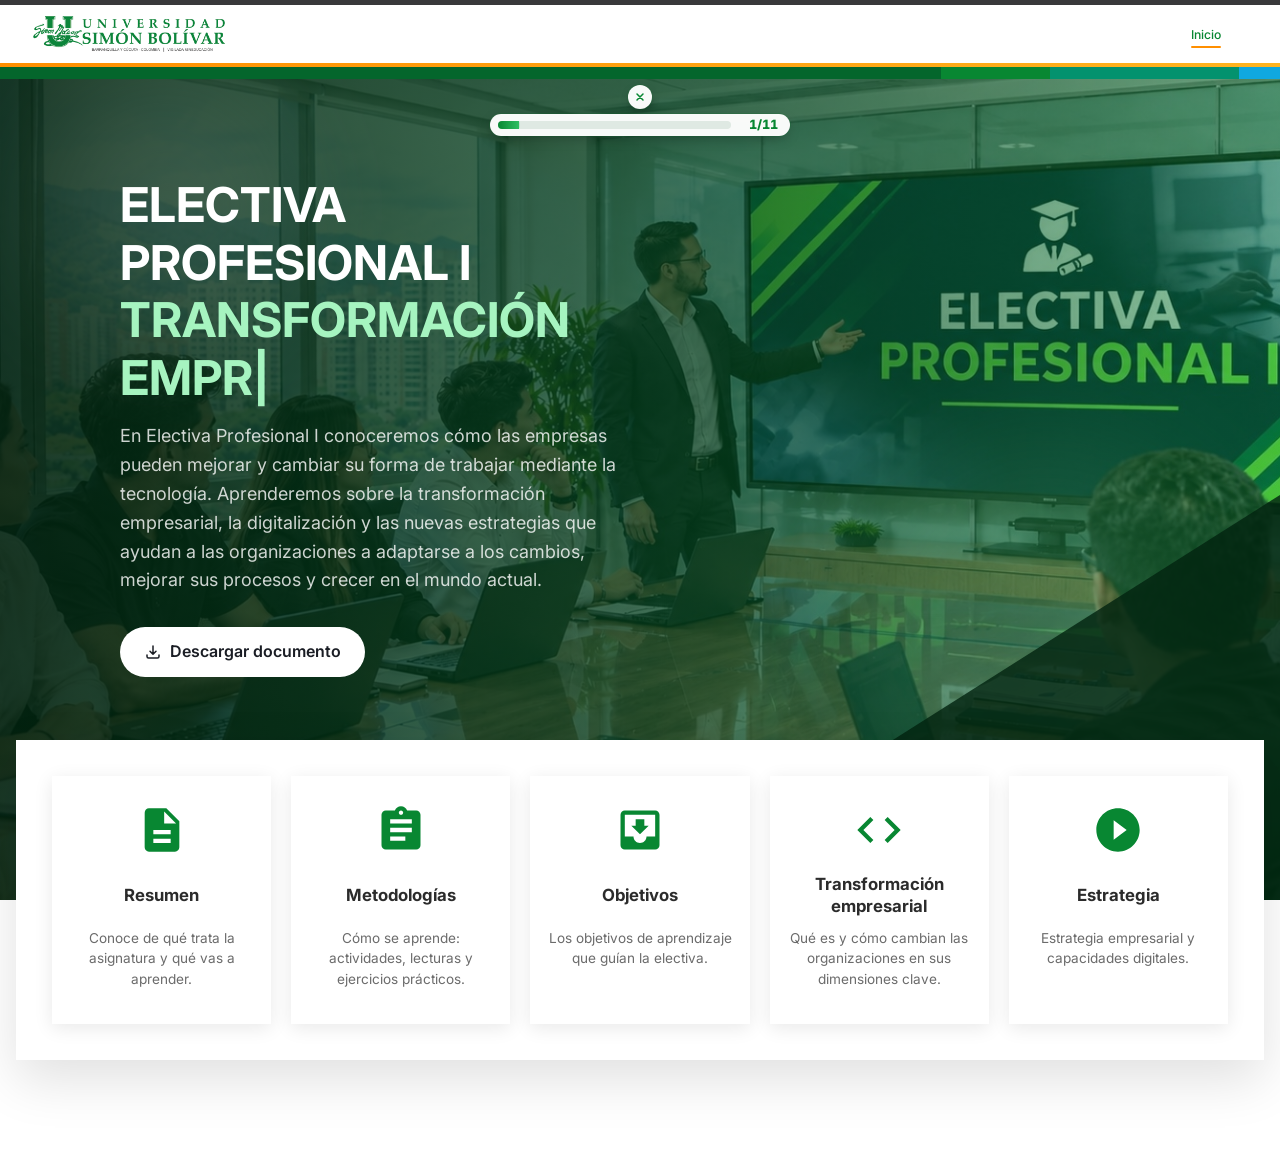
<file: index.html>
<!DOCTYPE html>
<html lang="es">
<head>
    <meta charset="UTF-8">
    <meta name="viewport" content="width=device-width, initial-scale=1.0">
    <meta name="description" content="Electiva Profesional I: Modelos de Transformación Empresarial. Universidad Simón Bolívar.">
    <meta name="keywords" content="transformación empresarial, transformación digital, digitalización, estrategia empresarial, modelos de negocio digital">
    <title>Electiva Profesional I</title>
    <link rel="stylesheet" href="css/styles.css">
    <link href="https://fonts.googleapis.com/css2?family=Inter:wght@300;400;500;600;700;800;900&display=swap" rel="stylesheet">
</head>
<body>
    <nav class="main-nav" id="mainNav">
        <div class="nav-strip"></div>
        <div class="nav-container">
            <a href="https://www.unisimon.edu.co/" class="logo" aria-label="Universidad Simón Bolívar">
                <img src="images/logo-usb.png" alt="Universidad Simón Bolívar">
            </a>

            <ul class="nav-links" id="navLinks">
                <li><a href="#inicio" class="active">Inicio</a></li>
                <li><a href="#caracteristicas">Introducción</a></li>
                <li><a href="#beneficios">Metodologías</a></li>
                <li><a href="#como-funciona">Objetivos</a></li>
                <li class="nav-dropdown">
                    <button type="button" class="nav-dd-toggle" aria-expanded="false" aria-haspopup="true" aria-controls="ddTransf" data-children="#integracion,#para-empresas,#conceptos">Transformación <svg class="dd-chevron" width="14" height="14" fill="none" stroke="currentColor" stroke-width="2.5" viewBox="0 0 24 24" aria-hidden="true"><path stroke-linecap="round" stroke-linejoin="round" d="M19 9l-7 7-7-7"/></svg></button>
                    <ul class="nav-dd-menu" id="ddTransf">
                        <li><a href="#integracion">¿Qué es la transformación empresarial?</a></li>
                        <li><a href="#para-empresas">¿Por qué se transforman las empresas?</a></li>
                        <li><a href="#conceptos">Transformación digital vs. Digitalización</a></li>
                    </ul>
                </li>
                <li><a href="#estrategia">Estrategia</a></li>
                <li><a href="#modelos-negocio">Modelos</a></li>
                <li><a href="#actividad-ova">Actividad OVA</a></li>
                <li><a href="#desarrolladores">Desarrolladores</a></li>
            </ul>


            <div class="nav-right">
                <div class="social-icons">
                    <a href="https://www.facebook.com/UnisimonCucuta/?locale=es_LA" target="_blank" rel="noopener noreferrer" aria-label="Facebook">
                        <svg width="18" height="18" fill="currentColor" viewBox="0 0 24 24"><path d="M24 12.073c0-6.627-5.373-12-12-12s-12 5.373-12 12c0 5.99 4.388 10.954 10.125 11.854v-8.385H7.078v-3.47h3.047V9.43c0-3.007 1.792-4.669 4.533-4.669 1.312 0 2.686.235 2.686.235v2.953H15.83c-1.491 0-1.956.925-1.956 1.874v2.25h3.328l-.532 3.47h-2.796v8.385C19.612 23.027 24 18.062 24 12.073z"/></svg>
                    </a>
                    <a href="https://www.instagram.com/unisimoncucuta/?hl=es" target="_blank" rel="noopener noreferrer" aria-label="Instagram">
                        <svg width="18" height="18" fill="currentColor" viewBox="0 0 24 24"><path d="M12 2.163c3.204 0 3.584.012 4.85.07 3.252.148 4.771 1.691 4.919 4.919.058 1.265.069 1.645.069 4.849 0 3.205-.012 3.584-.069 4.849-.149 3.225-1.664 4.771-4.919 4.919-1.266.058-1.644.07-4.85.07-3.204 0-3.584-.012-4.849-.07-3.26-.149-4.771-1.699-4.919-4.92-.058-1.265-.07-1.644-.07-4.849 0-3.204.013-3.583.07-4.849.149-3.227 1.664-4.771 4.919-4.919 1.266-.057 1.645-.069 4.849-.069zM12 0C8.741 0 8.333.014 7.053.072 2.695.272.273 2.69.073 7.052.014 8.333 0 8.741 0 12c0 3.259.014 3.668.072 4.948.2 4.358 2.618 6.78 6.98 6.98C8.333 23.986 8.741 24 12 24c3.259 0 3.668-.014 4.948-.072 4.354-.2 6.782-2.618 6.979-6.98.059-1.28.073-1.689.073-4.948 0-3.259-.014-3.667-.072-4.947-.196-4.354-2.617-6.78-6.979-6.98C15.668.014 15.259 0 12 0zm0 5.838a6.162 6.162 0 100 12.324 6.162 6.162 0 000-12.324zM12 16a4 4 0 110-8 4 4 0 010 8zm6.406-11.845a1.44 1.44 0 100 2.881 1.44 1.44 0 000-2.881z"/></svg>
                    </a>
                    <a href="https://www.youtube.com/c/UniversidadSimonBolivarCucuta" target="_blank" rel="noopener noreferrer" aria-label="YouTube">
                        <svg width="18" height="18" fill="currentColor" viewBox="0 0 24 24"><path d="M23.498 6.186a3.016 3.016 0 00-2.122-2.136C19.505 3.545 12 3.545 12 3.545s-7.505 0-9.377.505A3.017 3.017 0 00.502 6.186C0 8.07 0 12 0 12s0 3.93.502 5.814a3.016 3.016 0 002.122 2.136c1.871.505 9.376.505 9.376.505s7.505 0 9.377-.505a3.015 3.015 0 002.122-2.136C24 15.93 24 12 24 12s0-3.93-.502-5.814zM9.545 15.568V8.432L15.818 12l-6.273 3.568z"/></svg>
                    </a>
                </div>
            </div>

            <button class="menu-toggle" id="menuToggle" aria-label="Menu">
                <svg width="24" height="24" fill="none" stroke="currentColor" stroke-width="2" viewBox="0 0 24 24"><path stroke-linecap="round" stroke-linejoin="round" d="M4 6h16M4 12h16M4 18h16"/></svg>
            </button>
        </div>

        <div class="nav-stripe" aria-hidden="true"></div>

        <div class="mobile-menu" id="mobileMenu">
            <a href="#inicio" class="active">Inicio</a>
            <a href="#caracteristicas">Introducción</a>
            <a href="#beneficios">Metodologías</a>
            <a href="#como-funciona">Objetivos</a>
            <div class="mm-group">
                <button type="button" class="mm-toggle" aria-expanded="false" aria-controls="mmSub" data-children="#integracion,#para-empresas,#conceptos">Transformación <svg class="dd-chevron" width="14" height="14" fill="none" stroke="currentColor" stroke-width="2.5" viewBox="0 0 24 24" aria-hidden="true"><path stroke-linecap="round" stroke-linejoin="round" d="M19 9l-7 7-7-7"/></svg></button>
                <div class="mm-sub" id="mmSub">
                    <a href="#integracion">¿Qué es la transformación empresarial?</a>
                    <a href="#para-empresas">¿Por qué se transforman las empresas?</a>
                    <a href="#conceptos">Transformación digital vs. Digitalización</a>
                </div>
            </div>
            <a href="#estrategia">Estrategia</a>
            <a href="#modelos-negocio">Modelos</a>
            <a href="#actividad-ova">Actividad OVA</a>
            <a href="#desarrolladores">Desarrolladores</a>
        </div>
    </nav>

    <section class="hero" id="inicio">
        <div class="hero-bg"></div>
        <div class="hero-triangle"></div>
        <div class="hero-container">
            <div class="hero-content">
                <h1>
                    ELECTIVA PROFESIONAL I
                    <span class="typing-text" id="typingText"></span>
                </h1>
                <p class="hero-subtitle">En Electiva Profesional I conoceremos cómo las empresas pueden mejorar y cambiar su forma de trabajar mediante la tecnología. Aprenderemos sobre la transformación empresarial, la digitalización y las nuevas estrategias que ayudan a las organizaciones a adaptarse a los cambios, mejorar sus procesos y crecer en el mundo actual.</p>
                
                <div class="hero-buttons">
                    <a href="documentos/Documentacion_Ova.pdf" download="Documentacion_Ova.pdf" class="btn-white" id="heroDownload">
                        <svg width="18" height="18" fill="none" stroke="currentColor" stroke-width="2" viewBox="0 0 24 24" aria-hidden="true"><path stroke-linecap="round" stroke-linejoin="round" d="M4 16v2a2 2 0 002 2h12a2 2 0 002-2v-2M12 4v11m0 0l-4-4m4 4l4-4"/></svg>
                        Descargar documento
                    </a>
                </div>
            </div>
        </div>
    </section>

    <section class="quick-cards" aria-label="Accesos rápidos">
        <div class="quick-cards-box">
            <div class="quick-cards-grid">
                <a href="#caracteristicas" class="quick-card">
                    <svg class="quick-card-icon" viewBox="0 0 24 24" fill="currentColor" aria-hidden="true"><path d="M14 2H6c-1.1 0-1.99.9-1.99 2L4 20c0 1.1.89 2 1.99 2H18c1.1 0 2-.9 2-2V8l-6-6zm2 16H8v-2h8v2zm0-4H8v-2h8v2zm-3-5V3.5L18.5 9H13z"/></svg>
                    <h3>Resumen</h3>
                    <p>Conoce de qué trata la asignatura y qué vas a aprender.</p>
                </a>
                <a href="#beneficios" class="quick-card">
                    <svg class="quick-card-icon" viewBox="0 0 24 24" fill="currentColor" aria-hidden="true"><path d="M19 3h-4.18C14.4 1.84 13.3 1 12 1s-2.4.84-2.82 2H5c-1.1 0-2 .9-2 2v14c0 1.1.9 2 2 2h14c1.1 0 2-.9 2-2V5c0-1.1-.9-2-2-2zm-7 0c.55 0 1 .45 1 1s-.45 1-1 1-1-.45-1-1 .45-1 1-1zm2 14H7v-2h7v2zm3-4H7v-2h10v2zm0-4H7V7h10v2z"/></svg>
                    <h3>Metodologías</h3>
                    <p>Cómo se aprende: actividades, lecturas y ejercicios prácticos.</p>
                </a>
                <a href="#como-funciona" class="quick-card">
                    <svg class="quick-card-icon" viewBox="0 0 24 24" fill="currentColor" aria-hidden="true"><path d="M19 3H4.99c-1.11 0-1.98.9-1.98 2L3 19c0 1.1.88 2 1.99 2H19c1.1 0 2-.9 2-2V5c0-1.1-.9-2-2-2zm0 12h-4c0 1.66-1.35 3-3 3s-3-1.34-3-3H4.99V5H19v10zm-3-5h-2V7h-4v3H8l4 4 4-4z"/></svg>
                    <h3>Objetivos</h3>
                    <p>Los objetivos de aprendizaje que guían la electiva.</p>
                </a>
                <a href="#integracion" class="quick-card">
                    <svg class="quick-card-icon" viewBox="0 0 24 24" fill="currentColor" aria-hidden="true"><path d="M9.4 16.6L4.8 12l4.6-4.6L8 6l-6 6 6 6 1.4-1.4zm5.2 0l4.6-4.6-4.6-4.6L16 6l6 6-6 6-1.4-1.4z"/></svg>
                    <h3>Transformación empresarial</h3>
                    <p>Qué es y cómo cambian las organizaciones en sus dimensiones clave.</p>
                </a>
                <a href="#estrategia" class="quick-card">
                    <svg class="quick-card-icon" viewBox="0 0 24 24" fill="currentColor" aria-hidden="true"><path d="M12 2C6.48 2 2 6.48 2 12s4.48 10 10 10 10-4.48 10-10S17.52 2 12 2zm-2 14.5v-9l6 4.5-6 4.5z"/></svg>
                    <h3>Estrategia</h3>
                    <p>Estrategia empresarial y capacidades digitales.</p>
                </a>
            </div>
        </div>
    </section>

    <section class="services" id="caracteristicas">
        <div class="container">
            <div class="svc-showcase">
                <div class="svc-intro reveal reveal-left">
                    <h2>Intro<span class="svc-green">ducción</span></h2>
                    <p>El presente <strong>Objeto Virtual de Aprendizaje (OVA)</strong> de la asignatura <strong>Electiva Profesional I</strong> aborda contenidos relacionados con los modelos de transformación empresarial y el papel que desempeña la tecnología en la evolución de las organizaciones. Su propósito es explicar, de manera organizada y didáctica, cómo las empresas pueden adaptar sus procesos, estrategias y formas de trabajo para responder a las necesidades del entorno actual. La página funciona como un recurso de apoyo académico que permite conocer conceptos, revisar ejemplos y comprender la relación entre la transformación empresarial, la digitalización, la estrategia y la innovación.</p>
                </div>

                <div class="svc-visual reveal reveal-right reveal-delay-2">
                    <span class="svc-shape svc-shape-a" aria-hidden="true"></span>
                    <span class="svc-shape svc-shape-b" aria-hidden="true"></span>
                    <span class="svc-shape svc-shape-c" aria-hidden="true"></span>
                    <img src="images/electiva-profesional-nueva.jpg" alt="Estudiantes de la Universidad Simón Bolívar trabajando juntos en un portátil durante Electiva Profesional I" loading="lazy">
                </div>
            </div>
        </div>
    </section>

    <section class="video-hero" id="beneficios">
        <div class="video-hero-bg" aria-hidden="true"></div>
        <div class="video-hero-box">
            <a class="video-hero-play" href="https://www.youtube.com/watch?v=a5EXO3Q7Ufg" target="_blank" rel="noopener noreferrer" aria-label="Ver video de metodologías">
                <svg width="34" height="34" viewBox="0 0 24 24" fill="currentColor"><path d="M8 5v14l11-7z"/></svg>
            </a>
            <h2>Metodologías</h2>
            <p>La propuesta metodológica es teórico-práctica. Incluye actividades, lecturas, recursos digitales y ejercicios que permiten relacionar los conceptos con situaciones empresariales. También promueve la participación, el análisis de casos, la creatividad, el pensamiento crítico y el trabajo en equipo.</p>
        </div>
    </section>

    <section class="how-it-works" id="como-funciona">
        <div class="container">
            <div class="section-header hiw-header">
                <span class="svc-eyebrow">Objetivos</span>
                <h2>Objetivos de <span class="svc-green">aprendizaje</span></h2>
            </div>

            <div class="hiw-grid">
                <div class="hiw-card">
                    <span class="hiw-num" aria-hidden="true">01.</span>
                    <div class="hiw-icon">
                        <svg viewBox="0 0 100 100" role="img" aria-label="Comprender">
                            <defs>
                                <linearGradient id="hw1" x1="0" y1="0" x2="0" y2="1"><stop offset="0" stop-color="#FFFFFF"/><stop offset="1" stop-color="#DDF7E6"/></linearGradient>
                                <linearGradient id="ho1" x1="0" y1="0" x2="0" y2="1"><stop offset="0" stop-color="#FFB547"/><stop offset="1" stop-color="#FF8F00"/></linearGradient>
                                <filter id="hs1" x="-25%" y="-25%" width="150%" height="160%"><feDropShadow dx="0" dy="2.5" stdDeviation="2" flood-color="#022f14" flood-opacity=".45"/></filter>
                            </defs>
                            <circle cx="50" cy="50" r="48" fill="#088732"/>
                            <circle cx="50" cy="50" r="45" fill="none" stroke="#fff" stroke-opacity=".22" stroke-width="1.5"/>
                            <g transform="translate(50 50) scale(0.785) translate(-50.00 -43.25)">
                            <g filter="url(#hs1)">
                                <path d="M50 17c-13.5 0-23 9.4-23 22 0 8.5 4.5 13.5 8.5 17.5 2.5 2.5 3.5 5 3.5 8h22c0-3 1-5.5 3.5-8C68.5 52.5 73 47.5 73 39c0-12.6-9.5-22-23-22z" fill="url(#hw1)"/>
                                <circle cx="50" cy="38" r="11" fill="#FF8F00" opacity=".16"/>
                                <path d="M42.5 38.5L50 48l7.5-9.5M50 48v14" stroke="#FF8F00" stroke-width="4" fill="none" stroke-linecap="round" stroke-linejoin="round"/>
                                <rect x="37" y="65" width="26" height="7" rx="3.5" fill="#A6F4C0"/>
                                <rect x="40.5" y="74" width="19" height="7" rx="3.5" fill="#7FE3A3"/>
                            </g>
                            <g stroke="#A6F4C0" stroke-width="3.2" stroke-linecap="round">
                                <path d="M50 5.5v6"/><path d="M22 14l4.2 4.2"/><path d="M78 14l-4.2 4.2"/><path d="M10.5 37h6"/><path d="M83.5 37h6"/>
                            </g>
                        </g>
                        </svg>
                    </div>
                    <h3>Comprender</h3>
                    <p>Comprender qué es la transformación empresarial y por qué se ha convertido en una necesidad estratégica.</p>
                </div>

                <div class="hiw-card">
                    <span class="hiw-num" aria-hidden="true">02.</span>
                    <div class="hiw-icon">
                        <svg viewBox="0 0 100 100" role="img" aria-label="Distinguir">
                            <defs>
                                <linearGradient id="hw2" x1="0" y1="0" x2="0" y2="1"><stop offset="0" stop-color="#FFFFFF"/><stop offset="1" stop-color="#DDF7E6"/></linearGradient>
                                <linearGradient id="ho2" x1="0" y1="0" x2="0" y2="1"><stop offset="0" stop-color="#FFB547"/><stop offset="1" stop-color="#FF8F00"/></linearGradient>
                                <filter id="hs2" x="-25%" y="-25%" width="150%" height="160%"><feDropShadow dx="0" dy="2.5" stdDeviation="2" flood-color="#022f14" flood-opacity=".45"/></filter>
                            </defs>
                            <circle cx="50" cy="50" r="48" fill="#088732"/>
                            <circle cx="50" cy="50" r="45" fill="none" stroke="#fff" stroke-opacity=".22" stroke-width="1.5"/>
                            <g transform="translate(50 50) scale(0.838) translate(-50.00 -44.50)">
                            <g filter="url(#hs2)">
                                <rect x="13" y="30" width="35" height="46" rx="6" fill="#A6F4C0"/>
                                <rect x="52" y="30" width="35" height="46" rx="6" fill="url(#hw2)"/>
                                <rect x="19" y="38" width="16" height="4.5" rx="2.25" fill="#04662C"/>
                                <rect x="19" y="48" width="23" height="3" rx="1.5" fill="#088732" opacity=".75"/>
                                <rect x="19" y="55" width="23" height="3" rx="1.5" fill="#088732" opacity=".75"/>
                                <rect x="19" y="62" width="14" height="3" rx="1.5" fill="#088732" opacity=".75"/>
                                <rect x="58" y="38" width="16" height="4.5" rx="2.25" fill="#FF8F00"/>
                                <rect x="58" y="48" width="23" height="3" rx="1.5" fill="#FFA733"/>
                                <rect x="58" y="55" width="23" height="3" rx="1.5" fill="#FFA733"/>
                                <rect x="58" y="62" width="14" height="3" rx="1.5" fill="#FFA733"/>
                                <circle cx="50" cy="24" r="11" fill="url(#ho2)" stroke="#fff" stroke-width="2.5"/>
                                <path d="M44 21.5h12M52.5 18l3.5 3.5-3.5 3.5M56 27.5H44M47.5 24l-3.5 3.5 3.5 3.5" stroke="#fff" stroke-width="2.4" fill="none" stroke-linecap="round" stroke-linejoin="round"/>
                            </g>
                        </g>
                        </svg>
                    </div>
                    <h3>Distinguir</h3>
                    <p>Distinguir entre digitización, digitalización, transformación digital y transformación empresarial.</p>
                </div>

                <div class="hiw-card">
                    <span class="hiw-num" aria-hidden="true">03.</span>
                    <div class="hiw-icon">
                        <svg viewBox="0 0 100 100" role="img" aria-label="Identificar">
                            <defs>
                                <linearGradient id="hw3" x1="0" y1="0" x2="0" y2="1"><stop offset="0" stop-color="#FFFFFF"/><stop offset="1" stop-color="#DDF7E6"/></linearGradient>
                                <linearGradient id="ho3" x1="0" y1="0" x2="0" y2="1"><stop offset="0" stop-color="#FFB547"/><stop offset="1" stop-color="#FF8F00"/></linearGradient>
                                <filter id="hs3" x="-25%" y="-25%" width="150%" height="160%"><feDropShadow dx="0" dy="2.5" stdDeviation="2" flood-color="#022f14" flood-opacity=".45"/></filter>
                            </defs>
                            <circle cx="50" cy="50" r="48" fill="#088732"/>
                            <circle cx="50" cy="50" r="45" fill="none" stroke="#fff" stroke-opacity=".22" stroke-width="1.5"/>
                            <g transform="translate(50 50) scale(0.826) translate(-49.15 -49.85)">
                            <g filter="url(#hs3)">
                                <g transform="translate(41 56) scale(.84)">
                                    <g fill="#fff"><rect x="-6" y="-35" width="12" height="15" rx="3" transform="rotate(0.0)"/><rect x="-6" y="-35" width="12" height="15" rx="3" transform="rotate(45.0)"/><rect x="-6" y="-35" width="12" height="15" rx="3" transform="rotate(90.0)"/><rect x="-6" y="-35" width="12" height="15" rx="3" transform="rotate(135.0)"/><rect x="-6" y="-35" width="12" height="15" rx="3" transform="rotate(180.0)"/><rect x="-6" y="-35" width="12" height="15" rx="3" transform="rotate(225.0)"/><rect x="-6" y="-35" width="12" height="15" rx="3" transform="rotate(270.0)"/><rect x="-6" y="-35" width="12" height="15" rx="3" transform="rotate(315.0)"/></g>
                                    <circle r="27" fill="url(#hw3)"/>
                                    <circle r="14" fill="#088732"/>
                                    <circle r="8" fill="url(#ho3)"/>
                                    <circle r="3" fill="#fff"/>
                                </g>
                                <g transform="translate(74 27) scale(.36) rotate(22.5)">
                                    <g fill="#A6F4C0"><rect x="-6" y="-35" width="12" height="15" rx="3" transform="rotate(0.0)"/><rect x="-6" y="-35" width="12" height="15" rx="3" transform="rotate(45.0)"/><rect x="-6" y="-35" width="12" height="15" rx="3" transform="rotate(90.0)"/><rect x="-6" y="-35" width="12" height="15" rx="3" transform="rotate(135.0)"/><rect x="-6" y="-35" width="12" height="15" rx="3" transform="rotate(180.0)"/><rect x="-6" y="-35" width="12" height="15" rx="3" transform="rotate(225.0)"/><rect x="-6" y="-35" width="12" height="15" rx="3" transform="rotate(270.0)"/><rect x="-6" y="-35" width="12" height="15" rx="3" transform="rotate(315.0)"/></g>
                                    <circle r="27" fill="#A6F4C0"/>
                                    <circle r="12" fill="#088732"/>
                                </g>
                            </g>
                        </g>
                        </svg>
                    </div>
                    <h3>Identificar</h3>
                    <p>Identificar los principales factores que impulsan el cambio en las organizaciones.</p>
                </div>

                <div class="hiw-card">
                    <span class="hiw-num" aria-hidden="true">04.</span>
                    <div class="hiw-icon">
                        <svg viewBox="0 0 100 100" role="img" aria-label="Analizar">
                            <defs>
                                <linearGradient id="hw4" x1="0" y1="0" x2="0" y2="1"><stop offset="0" stop-color="#FFFFFF"/><stop offset="1" stop-color="#DDF7E6"/></linearGradient>
                                <linearGradient id="ho4" x1="0" y1="0" x2="0" y2="1"><stop offset="0" stop-color="#FFB547"/><stop offset="1" stop-color="#FF8F00"/></linearGradient>
                                <filter id="hs4" x="-25%" y="-25%" width="150%" height="160%"><feDropShadow dx="0" dy="2.5" stdDeviation="2" flood-color="#022f14" flood-opacity=".45"/></filter>
                            </defs>
                            <circle cx="50" cy="50" r="48" fill="#088732"/>
                            <circle cx="50" cy="50" r="45" fill="none" stroke="#fff" stroke-opacity=".22" stroke-width="1.5"/>
                            <g transform="translate(50 50) scale(0.969) translate(-49.00 -49.50)">
                            <g filter="url(#hs4)">
                                <rect x="17" y="21" width="54" height="52" rx="7" fill="url(#hw4)"/>
                                <path d="M17 28a7 7 0 0 1 7-7h40a7 7 0 0 1 7 7v5H17z" fill="#A6F4C0"/>
                                <circle cx="25" cy="27" r="1.9" fill="#088732"/><circle cx="31" cy="27" r="1.9" fill="#088732"/><circle cx="37" cy="27" r="1.9" fill="#088732"/>
                                <path d="M24 64h40" stroke="#BFE8CD" stroke-width="2" stroke-linecap="round"/>
                                <rect x="24" y="53" width="8" height="11" rx="1.8" fill="#4CCB7A"/>
                                <rect x="35" y="47" width="8" height="17" rx="1.8" fill="#088732"/>
                                <rect x="46" y="51" width="8" height="13" rx="1.8" fill="#04662C"/>
                                <path d="M25 45l11-7 10 4 13-8" stroke="#FF8F00" stroke-width="3" fill="none" stroke-linecap="round" stroke-linejoin="round"/>
                                <circle cx="25" cy="45" r="2.4" fill="#FF8F00"/><circle cx="36" cy="38" r="2.4" fill="#FF8F00"/><circle cx="46" cy="42" r="2.4" fill="#FF8F00"/>
                                <circle cx="62" cy="59" r="13" fill="#A6F4C0" fill-opacity=".55" stroke="url(#ho4)" stroke-width="5"/>
                                <path d="M71.5 68.5l9.5 9.5" stroke="#FF8F00" stroke-width="7" stroke-linecap="round"/>
                                <path d="M55 55a8 8 0 0 1 6-5" stroke="#fff" stroke-width="2.4" fill="none" stroke-linecap="round" opacity=".9"/>
                            </g>
                        </g>
                        </svg>
                    </div>
                    <h3>Analizar</h3>
                    <p>Analizar casos empresariales y reconocer qué aspectos cambiaron: tecnología, procesos, personas, estrategia o modelo de negocio.</p>
                </div>

                <div class="hiw-card">
                    <span class="hiw-num" aria-hidden="true">05.</span>
                    <div class="hiw-icon">
                        <svg viewBox="0 0 100 100" role="img" aria-label="Evaluar">
                            <defs>
                                <linearGradient id="hw5" x1="0" y1="0" x2="0" y2="1"><stop offset="0" stop-color="#FFFFFF"/><stop offset="1" stop-color="#DDF7E6"/></linearGradient>
                                <linearGradient id="ho5" x1="0" y1="0" x2="0" y2="1"><stop offset="0" stop-color="#FFB547"/><stop offset="1" stop-color="#FF8F00"/></linearGradient>
                                <filter id="hs5" x="-25%" y="-25%" width="150%" height="160%"><feDropShadow dx="0" dy="2.5" stdDeviation="2" flood-color="#022f14" flood-opacity=".45"/></filter>
                            </defs>
                            <circle cx="50" cy="50" r="48" fill="#088732"/>
                            <circle cx="50" cy="50" r="45" fill="none" stroke="#fff" stroke-opacity=".22" stroke-width="1.5"/>
                            <g transform="translate(50 50) scale(0.699) translate(-54.01 -49.00)">
                            <g filter="url(#hs5)">
                                <rect x="46.5" y="22" width="7" height="53" rx="3.5" fill="url(#hw5)"/>
                                <rect x="29" y="74" width="42" height="8" rx="4" fill="url(#hw5)"/>
                                <g transform="rotate(-6 50 22)">
                                    <path d="M17 31h66" stroke="#fff" stroke-width="5.5" stroke-linecap="round"/>
                                    <path d="M17 31L8.5 55M17 31l8.5 24M83 31l-8.5 24M83 31l8.5 24" stroke="#A6F4C0" stroke-width="2.2" stroke-linecap="round"/>
                                    <path d="M6 55h22a11 11 0 0 1-22 0z" fill="url(#ho5)"/>
                                    <path d="M72 55h22a11 11 0 0 1-22 0z" fill="#A6F4C0"/>
                                    <circle cx="17" cy="50" r="4.5" fill="#FFD27A" stroke="#FF8F00" stroke-width="1.6"/>
                                </g>
                                <circle cx="50" cy="22" r="6" fill="url(#ho5)" stroke="#fff" stroke-width="2.5"/>
                            </g>
                        </g>
                        </svg>
                    </div>
                    <h3>Evaluar</h3>
                    <p>Evaluar situaciones empresariales para determinar si representan un cambio tecnológico puntual o una transformación.</p>
                </div>
            </div>
        </div>
    </section>

    <section class="tech-stack" id="integracion">
        <video class="int-video" id="intVideo" muted loop playsinline preload="none" poster="images/integracion-poster.jpg" aria-hidden="true" tabindex="-1" disablepictureinpicture>
            <source src="videos/integracion-bg.mp4" type="video/mp4">
        </video>
        <div class="container">
            <div class="section-header hiw-header">
                <span class="svc-eyebrow">¿Qué es?</span>
                <h2>¿Qué es la transformación <span class="svc-green">empresarial?</span></h2>
                <p>La transformación empresarial es un proceso estratégico de cambio profundo mediante el cual una organización modifica la forma en que opera, crea valor y responde a su entorno para mantenerse competitiva y sostenible.</p>
                <p>La tecnología puede ayudar a iniciar o acelerar ese cambio, pero no es suficiente por sí sola. La transformación se presenta cuando también se modifican la forma de trabajar, la toma de decisiones, la estrategia, la cultura y la relación con los clientes.</p>
            </div>

            <div class="int-grid">
                <div class="int-card">
                    <div class="int-icon"><svg viewBox="0 0 100 100" role="img" aria-hidden="true">
                            <defs>
                                <linearGradient id="iw1" x1="0" y1="0" x2="0" y2="1"><stop offset="0" stop-color="#FFFFFF"/><stop offset="1" stop-color="#DDF7E6"/></linearGradient>
                                <linearGradient id="io1" x1="0" y1="0" x2="0" y2="1"><stop offset="0" stop-color="#FFB547"/><stop offset="1" stop-color="#FF8F00"/></linearGradient>
                                <filter id="is1" x="-25%" y="-25%" width="150%" height="160%"><feDropShadow dx="0" dy="2.5" stdDeviation="2" flood-color="#022f14" flood-opacity=".45"/></filter>
                            </defs>
                            <circle cx="50" cy="50" r="48" fill="#088732"/>
                            <circle cx="50" cy="50" r="45" fill="none" stroke="#fff" stroke-opacity=".22" stroke-width="1.5"/>
                            <g transform="translate(50 50) scale(0.818) translate(-48.00 -53.00)">
                                <g filter="url(#is1)">
                                <circle cx="46" cy="55" r="31" fill="url(#iw1)"/>
                                <circle cx="46" cy="55" r="23" fill="#088732"/>
                                <circle cx="46" cy="55" r="15" fill="url(#iw1)"/>
                                <circle cx="46" cy="55" r="7.5" fill="url(#io1)"/>
                                <path d="M46 55L77 24" stroke="#FF8F00" stroke-width="4.5" stroke-linecap="round"/>
                                <path d="M69 32l-1.5-12 5.5 3.5 3.5 5.5z" fill="#FFA733"/>
                                <path d="M69 32l12 1.5-3.5-5.5-5.5-3.5z" fill="#FF8F00"/>
                                </g>
                            </g>
                            </svg></div>
                    <h3>Estrategia</h3>
                    <p>Hacia dónde se dirige la organización y cómo compite.</p>
                </div>

                <div class="int-card">
                    <div class="int-icon"><svg viewBox="0 0 100 100" role="img" aria-hidden="true">
                            <defs>
                                <linearGradient id="iw2" x1="0" y1="0" x2="0" y2="1"><stop offset="0" stop-color="#FFFFFF"/><stop offset="1" stop-color="#DDF7E6"/></linearGradient>
                                <linearGradient id="io2" x1="0" y1="0" x2="0" y2="1"><stop offset="0" stop-color="#FFB547"/><stop offset="1" stop-color="#FF8F00"/></linearGradient>
                                <filter id="is2" x="-25%" y="-25%" width="150%" height="160%"><feDropShadow dx="0" dy="2.5" stdDeviation="2" flood-color="#022f14" flood-opacity=".45"/></filter>
                            </defs>
                            <circle cx="50" cy="50" r="48" fill="#088732"/>
                            <circle cx="50" cy="50" r="45" fill="none" stroke="#fff" stroke-opacity=".22" stroke-width="1.5"/>
                            <g transform="translate(50 50) scale(0.964) translate(-50.00 -50.00)">
                                <g filter="url(#is2)">
                                <path d="M27.4 41.8A24 24 0 0 1 70.4 37.3" stroke="#fff" stroke-width="7.500" fill="none" stroke-linecap="round"/>
                                <path d="M76.2 46.6L78.0 32.5L62.7 42.1z" fill="#fff" stroke="#fff" stroke-width="2" stroke-linejoin="round"/>
                                <path d="M72.6 58.2A24 24 0 0 1 29.6 62.7" stroke="url(#io2)" stroke-width="7.500" fill="none" stroke-linecap="round"/>
                                <path d="M23.8 53.4L22.0 67.5L37.3 57.9z" fill="#FF8F00" stroke="#FF8F00" stroke-width="2" stroke-linejoin="round"/>
                                </g>
                            </g>
                            </svg></div>
                    <h3>Procesos</h3>
                    <p>Cómo realiza sus actividades y entrega valor.</p>
                </div>

                <div class="int-card">
                    <div class="int-icon"><svg viewBox="0 0 100 100" role="img" aria-hidden="true">
                            <defs>
                                <linearGradient id="iw3" x1="0" y1="0" x2="0" y2="1"><stop offset="0" stop-color="#FFFFFF"/><stop offset="1" stop-color="#DDF7E6"/></linearGradient>
                                <linearGradient id="io3" x1="0" y1="0" x2="0" y2="1"><stop offset="0" stop-color="#FFB547"/><stop offset="1" stop-color="#FF8F00"/></linearGradient>
                                <filter id="is3" x="-25%" y="-25%" width="150%" height="160%"><feDropShadow dx="0" dy="2.5" stdDeviation="2" flood-color="#022f14" flood-opacity=".45"/></filter>
                            </defs>
                            <circle cx="50" cy="50" r="48" fill="#088732"/>
                            <circle cx="50" cy="50" r="45" fill="none" stroke="#fff" stroke-opacity=".22" stroke-width="1.5"/>
                            <g transform="translate(50 50) scale(0.659) translate(-50.00 -50.00)">
                                <g filter="url(#is3)">
                                <circle cx="24" cy="42" r="8.5" fill="#A6F4C0"/>
                                <path d="M9 74a15 15 0 0 1 30 0z" fill="#A6F4C0"/>
                                <circle cx="76" cy="42" r="8.5" fill="#A6F4C0"/>
                                <path d="M61 74a15 15 0 0 1 30 0z" fill="#A6F4C0"/>
                                <circle cx="50" cy="32" r="12" fill="url(#iw3)"/>
                                <path d="M28 80a22 22 0 0 1 44 0z" fill="url(#io3)"/>
                                </g>
                            </g>
                            </svg></div>
                    <h3>Personas</h3>
                    <p>Roles, capacidades, liderazgo y nuevas competencias.</p>
                </div>

                <div class="int-card">
                    <div class="int-icon"><svg viewBox="0 0 100 100" role="img" aria-hidden="true">
                            <defs>
                                <linearGradient id="iw4" x1="0" y1="0" x2="0" y2="1"><stop offset="0" stop-color="#FFFFFF"/><stop offset="1" stop-color="#DDF7E6"/></linearGradient>
                                <linearGradient id="io4" x1="0" y1="0" x2="0" y2="1"><stop offset="0" stop-color="#FFB547"/><stop offset="1" stop-color="#FF8F00"/></linearGradient>
                                <filter id="is4" x="-25%" y="-25%" width="150%" height="160%"><feDropShadow dx="0" dy="2.5" stdDeviation="2" flood-color="#022f14" flood-opacity=".45"/></filter>
                            </defs>
                            <circle cx="50" cy="50" r="48" fill="#088732"/>
                            <circle cx="50" cy="50" r="45" fill="none" stroke="#fff" stroke-opacity=".22" stroke-width="1.5"/>
                            <g transform="translate(50 50) scale(0.711) translate(-50.00 -54.50)">
                                <g filter="url(#is4)">
                                <rect x="12" y="20" width="50" height="35" rx="10" fill="url(#iw4)"/>
                                <path d="M24 55l-3 14 16-14z" fill="#E9FAEF"/>
                                <circle cx="27" cy="37.5" r="3.4" fill="#088732"/><circle cx="37" cy="37.5" r="3.4" fill="#088732"/><circle cx="47" cy="37.5" r="3.4" fill="#088732"/>
                                <rect x="40" y="42" width="48" height="34" rx="10" fill="url(#io4)"/>
                                <path d="M76 76l3 13-16-13z" fill="#FF8F00"/>
                                <path d="M64 69c-10-5.5-14-10-14-14.5 0-3.5 2.5-6 5.5-6 3 0 5.500 2 8.500 5 3-3 5.500-5 8.500-5 3 0 5.500 2.500 5.500 6 0 4.500-4 9-14 14.500z" fill="#fff"/>
                                </g>
                            </g>
                            </svg></div>
                    <h3>Cultura</h3>
                    <p>Mentalidad, colaboración y disposición al cambio.</p>
                </div>

                <div class="int-card">
                    <div class="int-icon"><svg viewBox="0 0 100 100" role="img" aria-hidden="true">
                            <defs>
                                <linearGradient id="iw5" x1="0" y1="0" x2="0" y2="1"><stop offset="0" stop-color="#FFFFFF"/><stop offset="1" stop-color="#DDF7E6"/></linearGradient>
                                <linearGradient id="io5" x1="0" y1="0" x2="0" y2="1"><stop offset="0" stop-color="#FFB547"/><stop offset="1" stop-color="#FF8F00"/></linearGradient>
                                <filter id="is5" x="-25%" y="-25%" width="150%" height="160%"><feDropShadow dx="0" dy="2.5" stdDeviation="2" flood-color="#022f14" flood-opacity=".45"/></filter>
                            </defs>
                            <circle cx="50" cy="50" r="48" fill="#088732"/>
                            <circle cx="50" cy="50" r="45" fill="none" stroke="#fff" stroke-opacity=".22" stroke-width="1.5"/>
                            <g transform="translate(50 50) scale(0.794) translate(-55.00 -47.00)">
                                <g filter="url(#is5)">
                                <path d="M24 32v38c0 6.500 11.500 11 26 11s26-4.500 26-11V32z" fill="url(#iw5)"/>
                                <ellipse cx="50" cy="32" rx="26" ry="10.500" fill="#A6F4C0"/>
                                <path d="M24 46c0 6 11.500 10.500 26 10.500S76 52 76 46M24 58.500c0 6 11.500 10.500 26 10.500S76 64.500 76 58.500" stroke="#088732" stroke-width="3" fill="none"/>
                                <circle cx="73" cy="26" r="13" fill="url(#io5)" stroke="#fff" stroke-width="3"/>
                                <path d="M75.500 17.500l-8 10h6l-2.500 9 9.500-11.500h-6.500z" fill="#fff"/>
                                </g>
                            </g>
                            </svg></div>
                    <h3>Tecnología y datos</h3>
                    <p>Herramientas que habilitan nuevas capacidades y permiten tomar mejores decisiones.</p>
                </div>

                <div class="int-card">
                    <div class="int-icon"><svg viewBox="0 0 100 100" role="img" aria-hidden="true">
                            <defs>
                                <linearGradient id="iw6" x1="0" y1="0" x2="0" y2="1"><stop offset="0" stop-color="#FFFFFF"/><stop offset="1" stop-color="#DDF7E6"/></linearGradient>
                                <linearGradient id="io6" x1="0" y1="0" x2="0" y2="1"><stop offset="0" stop-color="#FFB547"/><stop offset="1" stop-color="#FF8F00"/></linearGradient>
                                <filter id="is6" x="-25%" y="-25%" width="150%" height="160%"><feDropShadow dx="0" dy="2.5" stdDeviation="2" flood-color="#022f14" flood-opacity=".45"/></filter>
                            </defs>
                            <circle cx="50" cy="50" r="48" fill="#088732"/>
                            <circle cx="50" cy="50" r="45" fill="none" stroke="#fff" stroke-opacity=".22" stroke-width="1.5"/>
                            <g transform="translate(50 50) scale(0.750) translate(-50.00 -50.00)">
                                <g filter="url(#is6)">
                                <rect x="14" y="22" width="72" height="56" rx="6" fill="url(#iw6)"/>
                                <path d="M14 28a6 6 0 0 1 6-6h14v56H20a6 6 0 0 1-6-6z" fill="#A6F4C0"/>
                                <rect x="34" y="22" width="26" height="28" fill="url(#io6)"/>
                                <path d="M60 50h26v22a6 6 0 0 1-6 6H60z" fill="#A6F4C0"/>
                                <path d="M34 22v56M60 22v56M14 50h72" stroke="#088732" stroke-width="2.600"/>
                                <rect x="14" y="22" width="72" height="56" rx="6" fill="none" stroke="#088732" stroke-width="2.600"/>
                                </g>
                            </g>
                            </svg></div>
                    <h3>Modelo de negocio</h3>
                    <p>La manera en que la organización crea, entrega y captura valor.</p>
                </div>
            </div>
        </div>
    </section>

    <section class="steps-sec" id="para-empresas">
        <div class="container">
            <div class="steps-grid">
                <div class="steps-left">
                    <div class="steps-head reveal">
                        <span class="svc-eyebrow">Factores de cambio</span>
                        <h2 class="steps-title">¿Por qué se transforman <span class="svc-green">las empresas?</span></h2>
                    </div>

                    <ol class="steps-list">
                        <li class="steps-item reveal reveal-delay-1">
                            <span class="steps-num" aria-hidden="true">1</span>
                            <div>
                                <h3>Clientes más exigentes</h3>
                                <p>Esperan rapidez, personalización, disponibilidad y experiencias sencillas.</p>
                            </div>
                        </li>
                        <li class="steps-item reveal reveal-delay-2">
                            <span class="steps-num" aria-hidden="true">2</span>
                            <div>
                                <h3>Avances tecnológicos</h3>
                                <p>La inteligencia artificial, la automatización, la nube, el Internet de las cosas, la analítica de datos y las plataformas digitales generan nuevas posibilidades.</p>
                            </div>
                        </li>
                        <li class="steps-item reveal reveal-delay-3">
                            <span class="steps-num" aria-hidden="true">3</span>
                            <div>
                                <h3>Nuevos competidores</h3>
                                <p>Las empresas digitales pueden ingresar con rapidez a mercados tradicionales.</p>
                            </div>
                        </li>
                        <li class="steps-item reveal reveal-delay-4">
                            <span class="steps-num" aria-hidden="true">4</span>
                            <div>
                                <h3>Cambios en el mercado</h3>
                                <p>Evolucionan los hábitos de consumo, los canales de venta y la relación con las marcas.</p>
                            </div>
                        </li>
                        <li class="steps-item reveal reveal-delay-4">
                            <span class="steps-num" aria-hidden="true">5</span>
                            <div>
                                <h3>Necesidad de eficiencia</h3>
                                <p>Las organizaciones buscan reducir costos, eliminar tareas repetitivas y tomar mejores decisiones.</p>
                            </div>
                        </li>
                        <li class="steps-item reveal reveal-delay-4">
                            <span class="steps-num" aria-hidden="true">6</span>
                            <div>
                                <h3>Crisis y cambios inesperados</h3>
                                <p>Situaciones económicas, sociales, sanitarias o regulatorias pueden acelerar los cambios.</p>
                            </div>
                        </li>
                    </ol>
                </div>

                <div class="steps-mosaic-wrap">
                    <div class="steps-mosaic" aria-hidden="true">
                        <figure class="mz mz-a reveal reveal-scale"><img src="images/mosaic-reunion.jpg" alt="" loading="lazy"></figure>
                        <figure class="mz mz-b reveal reveal-scale reveal-delay-1"><img src="images/mosaic-transformacion.jpg" alt="" loading="lazy"></figure>
                        <figure class="mz mz-c reveal reveal-scale reveal-delay-2"><img src="images/mosaic-manos.jpg" alt="" loading="lazy"></figure>
                        <figure class="mz mz-d reveal reveal-scale reveal-delay-2"><img src="images/mosaic-apreton.jpg" alt="" loading="lazy"></figure>
                        <figure class="mz mz-e reveal reveal-scale reveal-delay-3"><img src="images/mosaic-equipo.jpg" alt="" loading="lazy"></figure>
                        <figure class="mz mz-f reveal reveal-scale reveal-delay-4"><img src="images/mosaic-documentos.png" alt="" loading="lazy"></figure>
                    </div>
                </div>
            </div>
        </div>
    </section>

    <section class="concepts" id="conceptos" aria-label="Transformación digital vs. Digitalización">
        <div class="container">
            <div class="concepts-grid">
                <div class="concepts-col concepts-col-a">
                    <header class="concepts-head reveal" style="order:1">
                        <h2 class="steps-title">Transformación digital <span class="svc-green">vs.</span> Digitalización</h2>
                    </header>

                    <article class="concept reveal" style="order:2">
                        <span class="concept-tag">Concepto 1</span>
                        <h3>Digitización</h3>
                        <p class="concept-lead">La digitización consiste en convertir información analógica o física en un formato digital. Por ejemplo, escanear un documento de papel para convertirlo en un archivo digital.</p>
                        <ul class="concept-list">
                            <li>Documento físico convertido en PDF.</li>
                            <li>Expediente en papel convertido en expediente electrónico.</li>
                            <li>Formulario impreso convertido en un archivo o formato digital.</li>
                            <li>Factura física convertida en documento electrónico.</li>
                        </ul>
                    </article>

                    <figure class="concept-img cfig-1 reveal reveal-scale" style="order:3"><span class="cshape cshape-a" aria-hidden="true"></span><span class="cshape cshape-b" aria-hidden="true"></span><span class="cshape cshape-c" aria-hidden="true"></span><img src="images/digitizacion.jpg" alt="Persona transcribiendo documentos en papel a una hoja de cálculo en el computador" loading="lazy"></figure>

                    <article class="concept reveal" style="order:6">
                        <span class="concept-tag">Concepto 3</span>
                        <h3>Transformación digital</h3>
                        <p class="concept-lead">La transformación digital es la integración estratégica de tecnologías digitales para rediseñar procesos, experiencias, decisiones y formas de crear valor dentro de una organización. No consiste solamente en incorporar una aplicación o una herramienta, sino en cambiar la manera en que la organización funciona aprovechando esas tecnologías.</p>
                        <h4>Aspectos que pueden cambiar</h4>
                        <ul class="concept-list">
                            <li><strong>Procesos:</strong> automatización, integración y eliminación de tareas innecesarias.</li>
                            <li><strong>Experiencia del cliente:</strong> servicios personalizados, digitales y disponibles en nuevos canales.</li>
                            <li><strong>Decisiones:</strong> uso de datos, analítica e inteligencia artificial para decidir mejor y más rápido.</li>
                            <li><strong>Personas y trabajo:</strong> nuevas competencias, colaboración digital y redefinición de funciones.</li>
                            <li><strong>Creación de valor:</strong> nuevos servicios, canales y oportunidades de negocio.</li>
                        </ul>
                    </article>
                </div>

                <div class="concepts-col concepts-col-b">
                    <figure class="concept-img cfig-2 reveal reveal-scale" style="order:5"><span class="cshape cshape-a" aria-hidden="true"></span><span class="cshape cshape-b" aria-hidden="true"></span><span class="cshape cshape-c" aria-hidden="true"></span><img src="images/digitalizacion.jpg" alt="Manos escribiendo en un portátil con iconos digitales de inteligencia artificial, datos y conectividad" loading="lazy"></figure>

                    <article class="concept reveal" style="order:4">
                        <span class="concept-tag">Concepto 2</span>
                        <h3>Digitalización</h3>
                        <p class="concept-lead">La digitalización consiste en utilizar tecnologías digitales para convertir o mejorar tareas, actividades y procesos tradicionales, buscando facilitar el acceso a la información, aumentar la velocidad y mejorar la eficiencia. Puede apoyarse en tecnología sin cambiar por completo la lógica del proceso.</p>
                        <ul class="concept-list">
                            <li>Utilizar un formulario web en lugar de uno impreso.</li>
                            <li>Almacenar documentos en la nube.</li>
                            <li>Apoyar actividades administrativas mediante herramientas digitales.</li>
                        </ul>
                    </article>

                    <figure class="concept-img cfig-3 reveal reveal-scale" style="order:7"><span class="cshape cshape-a" aria-hidden="true"></span><span class="cshape cshape-b" aria-hidden="true"></span><span class="cshape cshape-c" aria-hidden="true"></span><img src="images/transformacion-digital.webp" alt="Mano sosteniendo una bombilla con iconos de nube, datos y colaboración digital" loading="lazy"></figure>

                    <blockquote class="concept-quote reveal" style="order:8">No se trata solo de una herramienta, sino de cambiar la manera en que la organización funciona.</blockquote>
                </div>
            </div>
        </div>
    </section>

    <section class="strategy" id="estrategia" aria-label="Estrategia empresarial y capacidades digitales">
        <div class="container">
            <div class="strategy-head reveal">
                <span class="svc-eyebrow">Estrategia</span>
                <h2 class="steps-title">Estrategia empresarial y <span class="svc-green">capacidades digitales</span></h2>
            </div>

            <div class="strategy-rel">
                <div class="strategy-rel-text reveal reveal-left">
                    <span class="concept-tag">Relación</span>
                    <h3>Relación con la estrategia empresarial</h3>
                    <p>La estrategia se refiere a hacia dónde se dirige la organización y cómo compite. Por eso, una transformación debe responder a los cambios del entorno, a las necesidades de los clientes y a las oportunidades que ofrecen las tecnologías. Las organizaciones pueden transformarse por presión externa, oportunidades tecnológicas o necesidades internas.</p>
                </div>
                <figure class="concept-img cfig-2 reveal reveal-right reveal-delay-2">
                    <span class="cshape cshape-a" aria-hidden="true"></span><span class="cshape cshape-b" aria-hidden="true"></span><span class="cshape cshape-c" aria-hidden="true"></span>
                    <img src="images/estrategia-empresarial.jpg" alt="Dos profesionales analizando gráficos y reportes sobre una mesa de trabajo" loading="lazy">
                </figure>
            </div>

            <h3 class="strategy-sub reveal">Capacidades relacionadas con el cambio</h3>
            <p class="strategy-lead reveal">Una capacidad es lo que la organización sabe y puede hacer. Estas son las dimensiones que apoyan la transformación:</p>
            <div class="cap-grid">
                <article class="cap-card reveal reveal-delay-1">
                    <span class="cap-icon" aria-hidden="true"><svg viewBox="0 0 100 100" aria-hidden="true">
                        <defs>
                            <linearGradient id="cw1" x1="0" y1="0" x2="0" y2="1"><stop offset="0" stop-color="#FFFFFF"/><stop offset="1" stop-color="#DDF7E6"/></linearGradient>
                            <linearGradient id="co1" x1="0" y1="0" x2="0" y2="1"><stop offset="0" stop-color="#FFB547"/><stop offset="1" stop-color="#FF8F00"/></linearGradient>
                            <filter id="cs1" x="-25%" y="-25%" width="150%" height="160%"><feDropShadow dx="0" dy="2.5" stdDeviation="2" flood-color="#022f14" flood-opacity=".45"/></filter>
                        </defs>
                        <rect width="100" height="100" fill="#088732"/>
                        <rect x="4.5" y="4.5" width="91" height="91" fill="none" stroke="#fff" stroke-opacity=".28" stroke-width="1.5"/>
                        <g transform="translate(50 50) scale(0.683) translate(-50.00 -50.00)">
                            <g filter="url(#cs1)">
                            <circle cx="24" cy="42" r="8.5" fill="#A6F4C0"/><path d="M9 74a15 15 0 0 1 30 0z" fill="#A6F4C0"/>
                            <circle cx="76" cy="42" r="8.5" fill="#A6F4C0"/><path d="M61 74a15 15 0 0 1 30 0z" fill="#A6F4C0"/>
                            <circle cx="50" cy="32" r="12" fill="url(#cw1)"/>
                            <path d="M28 80a22 22 0 0 1 44 0z" fill="url(#co1)"/>
                            </g>
                        </g>
                        </svg></span>
                    <h4>Capacidades de las personas</h4>
                    <p>Desarrollar competencias, asumir nuevos roles y fortalecer el liderazgo.</p>
                </article>
                <article class="cap-card reveal reveal-delay-2">
                    <span class="cap-icon" aria-hidden="true"><svg viewBox="0 0 100 100" aria-hidden="true">
                        <defs>
                            <linearGradient id="cw2" x1="0" y1="0" x2="0" y2="1"><stop offset="0" stop-color="#FFFFFF"/><stop offset="1" stop-color="#DDF7E6"/></linearGradient>
                            <linearGradient id="co2" x1="0" y1="0" x2="0" y2="1"><stop offset="0" stop-color="#FFB547"/><stop offset="1" stop-color="#FF8F00"/></linearGradient>
                            <filter id="cs2" x="-25%" y="-25%" width="150%" height="160%"><feDropShadow dx="0" dy="2.5" stdDeviation="2" flood-color="#022f14" flood-opacity=".45"/></filter>
                        </defs>
                        <rect width="100" height="100" fill="#088732"/>
                        <rect x="4.5" y="4.5" width="91" height="91" fill="none" stroke="#fff" stroke-opacity=".28" stroke-width="1.5"/>
                        <g transform="translate(50 50) scale(1.000) translate(-50.00 -50.00)">
                            <g filter="url(#cs2)">
                            <path d="M27.4 41.8A24 24 0 0 1 70.4 37.3" stroke="#fff" stroke-width="7.5" fill="none" stroke-linecap="round"/>
                            <path d="M76.2 46.6L78.0 32.5L62.7 42.1z" fill="#fff" stroke="#fff" stroke-width="2" stroke-linejoin="round"/>
                            <path d="M72.6 58.2A24 24 0 0 1 29.6 62.7" stroke="url(#co2)" stroke-width="7.5" fill="none" stroke-linecap="round"/>
                            <path d="M23.8 53.4L22.0 67.5L37.3 57.9z" fill="#FF8F00" stroke="#FF8F00" stroke-width="2" stroke-linejoin="round"/>
                            <g transform="translate(50 50) scale(.3)"><g fill="#A6F4C0"><rect x="-6" y="-35" width="12" height="15" rx="3" transform="rotate(0.0)"/><rect x="-6" y="-35" width="12" height="15" rx="3" transform="rotate(45.0)"/><rect x="-6" y="-35" width="12" height="15" rx="3" transform="rotate(90.0)"/><rect x="-6" y="-35" width="12" height="15" rx="3" transform="rotate(135.0)"/><rect x="-6" y="-35" width="12" height="15" rx="3" transform="rotate(180.0)"/><rect x="-6" y="-35" width="12" height="15" rx="3" transform="rotate(225.0)"/><rect x="-6" y="-35" width="12" height="15" rx="3" transform="rotate(270.0)"/><rect x="-6" y="-35" width="12" height="15" rx="3" transform="rotate(315.0)"/></g><circle r="27" fill="#A6F4C0"/><circle r="11" fill="#088732"/></g>
                            </g>
                        </g>
                        </svg></span>
                    <h4>Capacidades de los procesos</h4>
                    <p>Integrar actividades, automatizar tareas y eliminar pasos innecesarios.</p>
                </article>
                <article class="cap-card reveal reveal-delay-3">
                    <span class="cap-icon" aria-hidden="true"><svg viewBox="0 0 100 100" aria-hidden="true">
                        <defs>
                            <linearGradient id="cw3" x1="0" y1="0" x2="0" y2="1"><stop offset="0" stop-color="#FFFFFF"/><stop offset="1" stop-color="#DDF7E6"/></linearGradient>
                            <linearGradient id="co3" x1="0" y1="0" x2="0" y2="1"><stop offset="0" stop-color="#FFB547"/><stop offset="1" stop-color="#FF8F00"/></linearGradient>
                            <filter id="cs3" x="-25%" y="-25%" width="150%" height="160%"><feDropShadow dx="0" dy="2.5" stdDeviation="2" flood-color="#022f14" flood-opacity=".45"/></filter>
                        </defs>
                        <rect width="100" height="100" fill="#088732"/>
                        <rect x="4.5" y="4.5" width="91" height="91" fill="none" stroke="#fff" stroke-opacity=".28" stroke-width="1.5"/>
                        <g transform="translate(50 50) scale(0.778) translate(-50.00 -50.00)">
                            <g filter="url(#cs3)">
                            <rect x="14" y="18" width="72" height="64" rx="4" fill="url(#cw3)"/>
                            <path d="M14 22a4 4 0 0 1 4-4h64a4 4 0 0 1 4 4v10H14z" fill="#A6F4C0"/>
                            <circle cx="23" cy="25" r="2.2" fill="#088732"/><circle cx="30" cy="25" r="2.2" fill="#088732"/><circle cx="37" cy="25" r="2.2" fill="#088732"/>
                            <path d="M22 74h56" stroke="#BFE8CD" stroke-width="2" stroke-linecap="round"/>
                            <rect x="24" y="58" width="11" height="16" rx="2" fill="#4CCB7A"/>
                            <rect x="40" y="50" width="11" height="24" rx="2" fill="#088732"/>
                            <rect x="56" y="55" width="11" height="19" rx="2" fill="#04662C"/>
                            <path d="M24 50l16-10 14 6 20-14" stroke="#FF8F00" stroke-width="3.5" fill="none" stroke-linecap="round" stroke-linejoin="round"/>
                            <circle cx="24" cy="50" r="3" fill="#FF8F00"/><circle cx="40" cy="40" r="3" fill="#FF8F00"/><circle cx="54" cy="46" r="3" fill="#FF8F00"/><circle cx="74" cy="32" r="3" fill="#FF8F00" stroke="#fff" stroke-width="1"/>
                            </g>
                        </g>
                        </svg></span>
                    <h4>Capacidades tecnológicas y de datos</h4>
                    <p>Utilizar herramientas digitales, información y analítica para apoyar el trabajo y las decisiones.</p>
                </article>
                <article class="cap-card reveal reveal-delay-4">
                    <span class="cap-icon" aria-hidden="true"><svg viewBox="0 0 100 100" aria-hidden="true">
                        <defs>
                            <linearGradient id="cw4" x1="0" y1="0" x2="0" y2="1"><stop offset="0" stop-color="#FFFFFF"/><stop offset="1" stop-color="#DDF7E6"/></linearGradient>
                            <linearGradient id="co4" x1="0" y1="0" x2="0" y2="1"><stop offset="0" stop-color="#FFB547"/><stop offset="1" stop-color="#FF8F00"/></linearGradient>
                            <filter id="cs4" x="-25%" y="-25%" width="150%" height="160%"><feDropShadow dx="0" dy="2.5" stdDeviation="2" flood-color="#022f14" flood-opacity=".45"/></filter>
                        </defs>
                        <rect width="100" height="100" fill="#088732"/>
                        <rect x="4.5" y="4.5" width="91" height="91" fill="none" stroke="#fff" stroke-opacity=".28" stroke-width="1.5"/>
                        <g transform="translate(50 50) scale(0.737) translate(-50.00 -54.50)">
                            <g filter="url(#cs4)">
                            <rect x="12" y="20" width="50" height="35" rx="10" fill="url(#cw4)"/>
                            <path d="M24 55l-3 14 16-14z" fill="#E9FAEF"/>
                            <circle cx="27" cy="37.5" r="3.4" fill="#088732"/><circle cx="37" cy="37.5" r="3.4" fill="#088732"/><circle cx="47" cy="37.5" r="3.4" fill="#088732"/>
                            <rect x="40" y="42" width="48" height="34" rx="10" fill="url(#co4)"/>
                            <path d="M76 76l3 13-16-13z" fill="#FF8F00"/>
                            <path d="M64 69c-10-5.5-14-10-14-14.5 0-3.5 2.5-6 5.5-6 3 0 5.5 2 8.5 5 3-3 5.5-5 8.5-5 3 0 5.5 2.5 5.5 6 0 4.5-4 9-14 14.5z" fill="#fff"/>
                            </g>
                        </g>
                        </svg></span>
                    <h4>Capacidades culturales</h4>
                    <p>Fomentar la colaboración y la disposición al cambio.</p>
                </article>
                <article class="cap-card reveal reveal-delay-4">
                    <span class="cap-icon" aria-hidden="true"><svg viewBox="0 0 100 100" aria-hidden="true">
                        <defs>
                            <linearGradient id="cw5" x1="0" y1="0" x2="0" y2="1"><stop offset="0" stop-color="#FFFFFF"/><stop offset="1" stop-color="#DDF7E6"/></linearGradient>
                            <linearGradient id="co5" x1="0" y1="0" x2="0" y2="1"><stop offset="0" stop-color="#FFB547"/><stop offset="1" stop-color="#FF8F00"/></linearGradient>
                            <filter id="cs5" x="-25%" y="-25%" width="150%" height="160%"><feDropShadow dx="0" dy="2.5" stdDeviation="2" flood-color="#022f14" flood-opacity=".45"/></filter>
                        </defs>
                        <rect width="100" height="100" fill="#088732"/>
                        <rect x="4.5" y="4.5" width="91" height="91" fill="none" stroke="#fff" stroke-opacity=".28" stroke-width="1.5"/>
                        <g transform="translate(50 50) scale(0.709) translate(-50.00 -43.25)">
                            <g filter="url(#cs5)">
                            <path d="M50 17c-13.500 0-23 9.400-23 22 0 8.500 4.500 13.500 8.500 17.500 2.500 2.500 3.500 5 3.500 8h22c0-3 1-5.500 3.500-8C68.500 52.500 73 47.500 73 39c0-12.600-9.500-22-23-22z" fill="url(#cw5)"/>
                            <circle cx="50" cy="38" r="11" fill="#FF8F00" opacity=".16"/>
                            <path d="M42.500 38.500L50 48l7.500-9.500M50 48v14" stroke="#FF8F00" stroke-width="4" fill="none" stroke-linecap="round" stroke-linejoin="round"/>
                            <rect x="37" y="65" width="26" height="7" rx="3.500" fill="#A6F4C0"/>
                            <rect x="40.500" y="74" width="19" height="7" rx="3.500" fill="#7FE3A3"/>
                            <path d="M80 12l2.600 6.400L89 21l-6.400 2.600L80 30l-2.600-6.400L71 21l6.400-2.600z" fill="url(#co5)"/>
                            </g>
                            <g stroke="#A6F4C0" stroke-width="3.200" stroke-linecap="round"><path d="M50 5.500v6"/><path d="M22 14l4.200 4.200"/><path d="M10.500 37h6"/><path d="M83.500 37h6" opacity="0"/></g>
                        </g>
                        </svg></span>
                    <h4>Capacidades de innovación y adaptación</h4>
                    <p>Responder a las necesidades del mercado y encontrar nuevas formas de crear valor.</p>
                </article>
            </div>
        </div>
    </section>

    <section class="bmc" id="modelos-negocio" aria-label="Modelos de negocio digital">
        <div class="container">
            <div class="bmc-top">
                <figure class="concept-img cfig-1 reveal reveal-scale">
                    <span class="cshape cshape-a" aria-hidden="true"></span><span class="cshape cshape-b" aria-hidden="true"></span><span class="cshape cshape-c" aria-hidden="true"></span>
                    <img src="images/modelos-negocio.png" alt="Pizarra con el Business Model Canvas: propuesta de valor, actividades, socios, canales, segmentos, relación con clientes, ingresos, costos y recursos clave" loading="lazy">
                </figure>
                <div class="bmc-text reveal reveal-right reveal-delay-2">
                    <span class="svc-eyebrow">Modelos</span>
                    <h2 class="steps-title">Modelos de negocio digital <span class="svc-green">(Business Model Canvas)</span></h2>
                    <p>El Business Model Canvas es una herramienta visual para describir, analizar y diseñar el modelo de negocio de una organización, es decir, la manera en que <strong>crea, entrega y captura valor</strong>. En un solo lienzo reúne nueve bloques que muestran cómo se conectan los clientes, la propuesta de valor, los canales, los recursos, las actividades, las alianzas y la economía del negocio.</p>
                    <p>En un <strong>modelo de negocio digital</strong>, la tecnología, los datos y los canales digitales hacen parte de esa lógica: permiten llegar a nuevos clientes, ofrecer servicios en línea y generar nuevas formas de ingreso.</p>
                </div>
            </div>

            <h3 class="strategy-sub reveal">Los nueve bloques del lienzo, en tres pasos</h3>
            <div class="bmc-flow">
                    <article class="bmc-flow-card reveal reveal-delay-1">
                        <span class="bmc-flow-num" aria-hidden="true">1</span>
                        <div class="bmc-flow-head"><span class="bmc-flow-icon"><svg viewBox="0 0 100 100" aria-hidden="true">
                            <defs>
                                <linearGradient id="bw1" x1="0" y1="0" x2="0" y2="1"><stop offset="0" stop-color="#FFFFFF"/><stop offset="1" stop-color="#DDF7E6"/></linearGradient>
                                <linearGradient id="bo1" x1="0" y1="0" x2="0" y2="1"><stop offset="0" stop-color="#FFB547"/><stop offset="1" stop-color="#FF8F00"/></linearGradient>
                                <filter id="bs1" x="-25%" y="-25%" width="150%" height="160%"><feDropShadow dx="0" dy="2.5" stdDeviation="2" flood-color="#022f14" flood-opacity=".45"/></filter>
                            </defs>
                            <rect width="100" height="100" fill="#088732"/>
                            <rect x="4.5" y="4.5" width="91" height="91" fill="none" stroke="#fff" stroke-opacity=".28" stroke-width="1.5"/>
                            <g transform="translate(50 50) scale(0.718) translate(-53.00 -48.00)">
                                <g filter="url(#bs1)">
                                <path d="M30 26h40l16 20H14z" fill="#A6F4C0"/>
                                <path d="M14 46h72L50 84z" fill="url(#bw1)"/>
                                <path d="M42 26l-10 20M58 26l10 20M50 26v20M32 46l18 38 18-38" stroke="#088732" stroke-width="2.200" fill="none" stroke-linejoin="round" opacity=".55"/>
                                <circle cx="80" cy="24" r="12" fill="url(#bo1)" stroke="#fff" stroke-width="3"/>
                                <path d="M80 18v12M74 24h12" stroke="#fff" stroke-width="3.500" stroke-linecap="round"/>
                                </g>
                            </g>
                            </svg></span><h4><strong>Crea</strong> valor</h4></div>
                        <ul class="bmc-blocks">
                            <li><strong>Propuesta de valor</strong><span>Lo que ofrece la organización y por qué es útil para sus clientes.</span></li>
                            <li><strong>Actividades clave</strong><span>Lo más importante que debe hacer para que el modelo funcione.</span></li>
                            <li><strong>Recursos clave</strong><span>Personas, tecnología, datos e infraestructura que necesita.</span></li>
                            <li><strong>Alianzas clave</strong><span>Socios y proveedores que complementan la operación.</span></li>
                        </ul>
                    </article>
                    <span class="bmc-flow-arrow" aria-hidden="true"><svg viewBox="0 0 24 24" fill="currentColor" aria-hidden="true"><path d="M8.59 16.59L13.17 12 8.59 7.41 10 6l6 6-6 6z"/></svg></span>
                    <article class="bmc-flow-card reveal reveal-delay-2">
                        <span class="bmc-flow-num" aria-hidden="true">2</span>
                        <div class="bmc-flow-head"><span class="bmc-flow-icon"><svg viewBox="0 0 100 100" aria-hidden="true">
                            <defs>
                                <linearGradient id="bw2" x1="0" y1="0" x2="0" y2="1"><stop offset="0" stop-color="#FFFFFF"/><stop offset="1" stop-color="#DDF7E6"/></linearGradient>
                                <linearGradient id="bo2" x1="0" y1="0" x2="0" y2="1"><stop offset="0" stop-color="#FFB547"/><stop offset="1" stop-color="#FF8F00"/></linearGradient>
                                <filter id="bs2" x="-25%" y="-25%" width="150%" height="160%"><feDropShadow dx="0" dy="2.5" stdDeviation="2" flood-color="#022f14" flood-opacity=".45"/></filter>
                            </defs>
                            <rect width="100" height="100" fill="#088732"/>
                            <rect x="4.5" y="4.5" width="91" height="91" fill="none" stroke="#fff" stroke-opacity=".28" stroke-width="1.5"/>
                            <g transform="translate(50 50) scale(0.78) translate(-45.00 -52.50)">
                                <g filter="url(#bs2)">
                                <rect x="16" y="28" width="44" height="38" rx="4" fill="url(#bw2)"/>
                                <rect x="26" y="38" width="24" height="5" rx="2.500" fill="#A6F4C0"/>
                                <rect x="26" y="48" width="14" height="5" rx="2.500" fill="#FF8F00"/>
                                <path d="M60 40h14l14 14v12H60z" fill="url(#bo2)"/>
                                <path d="M66 45h7l8 9H66z" fill="#E9FAEF"/>
                                <circle cx="30" cy="68" r="9" fill="#fff"/><circle cx="30" cy="68" r="3.800" fill="#088732"/>
                                <circle cx="74" cy="68" r="9" fill="#fff"/><circle cx="74" cy="68" r="3.800" fill="#088732"/>
                                </g>
                                <g stroke="#A6F4C0" stroke-width="3.200" stroke-linecap="round"><path d="M4 36h6"/><path d="M2 46h8"/><path d="M6 56h4"/></g>
                            </g>
                            </svg></span><h4><strong>Entrega</strong> valor</h4></div>
                        <ul class="bmc-blocks">
                            <li><strong>Segmentos de clientes</strong><span>A quiénes atiende y qué necesitan.</span></li>
                            <li><strong>Canales</strong><span>Cómo llega hasta ellos, incluidos los canales digitales.</span></li>
                            <li><strong>Relación con los clientes</strong><span>Cómo los atiende, los acompaña y los mantiene.</span></li>
                        </ul>
                    </article>
                    <span class="bmc-flow-arrow" aria-hidden="true"><svg viewBox="0 0 24 24" fill="currentColor" aria-hidden="true"><path d="M8.59 16.59L13.17 12 8.59 7.41 10 6l6 6-6 6z"/></svg></span>
                    <article class="bmc-flow-card reveal reveal-delay-3">
                        <span class="bmc-flow-num" aria-hidden="true">3</span>
                        <div class="bmc-flow-head"><span class="bmc-flow-icon"><svg viewBox="0 0 100 100" aria-hidden="true">
                            <defs>
                                <linearGradient id="bw3" x1="0" y1="0" x2="0" y2="1"><stop offset="0" stop-color="#FFFFFF"/><stop offset="1" stop-color="#DDF7E6"/></linearGradient>
                                <linearGradient id="bo3" x1="0" y1="0" x2="0" y2="1"><stop offset="0" stop-color="#FFB547"/><stop offset="1" stop-color="#FF8F00"/></linearGradient>
                                <filter id="bs3" x="-25%" y="-25%" width="150%" height="160%"><feDropShadow dx="0" dy="2.5" stdDeviation="2" flood-color="#022f14" flood-opacity=".45"/></filter>
                            </defs>
                            <rect width="100" height="100" fill="#088732"/>
                            <rect x="4.5" y="4.5" width="91" height="91" fill="none" stroke="#fff" stroke-opacity=".28" stroke-width="1.5"/>
                            <g transform="translate(50 50) scale(0.757) translate(-51.00 -52.50)">
                                <g filter="url(#bs3)">
                                <ellipse cx="36" cy="79" rx="22" ry="8" fill="#7FE3A3"/><ellipse cx="36" cy="74" rx="22" ry="8" fill="#A6F4C0"/>
                                <ellipse cx="36" cy="69" rx="22" ry="8" fill="#7FE3A3"/><ellipse cx="36" cy="64" rx="22" ry="8" fill="#A6F4C0"/>
                                <ellipse cx="36" cy="59" rx="22" ry="8" fill="#7FE3A3"/><ellipse cx="36" cy="54" rx="22" ry="8" fill="#A6F4C0"/>
                                <circle cx="64" cy="42" r="24" fill="url(#bo3)" stroke="#fff" stroke-width="3.500"/>
                                <circle cx="64" cy="42" r="17" fill="none" stroke="#fff" stroke-opacity=".6" stroke-width="2"/>
                                <g transform="translate(64 42)"><path d="M7 -8c-1-5-14-5-14 1 0 6 14 3 14 9 0 5-13 5-14 0M0 -15v30" stroke="#fff" stroke-width="4.200" fill="none" stroke-linecap="round"/></g>
                                </g>
                            </g>
                            </svg></span><h4><strong>Captura</strong> valor</h4></div>
                        <ul class="bmc-blocks">
                            <li><strong>Fuentes de ingreso</strong><span>Cómo obtiene dinero por lo que ofrece.</span></li>
                            <li><strong>Estructura de costos</strong><span>Qué gastos implica sostener el modelo.</span></li>
                        </ul>
                    </article>
                </div>
        </div>
    </section>

    <!-- Sección Actividad Creativa -->
    <section class="actividad-creativa-section" id="actividad-ova">
        <div class="container">
            <div class="actividad-creativa-wrapper reveal">
                <span class="actividad-creativa-eyebrow">OVA · Actividad Interactiva</span>
                <h2 class="actividad-creativa-title">Realizar Actividad <span class="act-verde">Creativa</span></h2>
                <p class="actividad-creativa-desc">
                    ¡Aquí realizarás la actividad creativa del OVA! Pon a prueba tus habilidades,
                    diviértete y demuestra lo que has aprendido sobre transformación digital
                    a través de un reto interactivo diseñado especialmente para ti.
                </p>
                <a href="pacman/pacman.html" class="actividad-btn-link">
                    <button class="actividad-btn">
                        <svg xmlns="http://www.w3.org/2000/svg" viewBox="0 0 36 36" width="52px" height="52px">
                            <rect width="36" height="36" x="0" y="0" fill="#fdd835"></rect>
                            <path fill="#e53935" d="M38.67,42H11.52C11.27,40.62,11,38.57,11,36c0-5,0-11,0-11s1.44-7.39,3.22-9.59 c1.67-2.06,2.76-3.48,6.78-4.41c3-0.7,7.13-0.23,9,1c2.15,1.42,3.37,6.67,3.81,11.29c1.49-0.3,5.21,0.2,5.5,1.28 C40.89,30.29,39.48,38.31,38.67,42z"></path>
                            <path fill="#b71c1c" d="M39.02,42H11.99c-0.22-2.67-0.48-7.05-0.49-12.72c0.83,4.18,1.63,9.59,6.98,9.79 c3.48,0.12,8.27,0.55,9.83-2.45c1.57-3,3.72-8.95,3.51-15.62c-0.19-5.84-1.75-8.2-2.13-8.7c0.59,0.66,3.74,4.49,4.01,11.7 c0.03,0.83,0.06,1.72,0.08,2.66c4.21-0.15,5.93,1.5,6.07,2.35C40.68,33.85,39.8,38.9,39.02,42z"></path>
                            <path fill="#212121" d="M35,27.17c0,3.67-0.28,11.2-0.42,14.83h-2C32.72,38.42,33,30.83,33,27.17 c0-5.54-1.46-12.65-3.55-14.02c-1.65-1.08-5.49-1.48-8.23-0.85c-3.62,0.83-4.57,1.99-6.14,3.92L15,16.32 c-1.31,1.6-2.59,6.92-3,8.96v10.8c0,2.58,0.28,4.61,0.54,5.92H10.5c-0.25-1.41-0.5-3.42-0.5-5.92l0.02-11.09 c0.15-0.77,1.55-7.63,3.43-9.94l0.08-0.09c1.65-2.03,2.96-3.63,7.25-4.61c3.28-0.76,7.67-0.25,9.77,1.13 C33.79,13.6,35,22.23,35,27.17z"></path>
                            <path fill="#01579b" d="M17.165,17.283c5.217-0.055,9.391,0.283,9,6.011c-0.391,5.728-8.478,5.533-9.391,5.337 c-0.913-0.196-7.826-0.043-7.696-5.337C9.209,18,13.645,17.32,17.165,17.283z"></path>
                            <path fill="#212121" d="M40.739,37.38c-0.28,1.99-0.69,3.53-1.22,4.62h-2.43c0.25-0.19,1.13-1.11,1.67-4.9 c0.57-4-0.23-11.79-0.93-12.78c-0.4-0.4-2.63-0.8-4.37-0.89l0.1-1.99c1.04,0.05,4.53,0.31,5.71,1.49 C40.689,24.36,41.289,33.53,40.739,37.38z"></path>
                            <path fill="#81d4fa" d="M10.154,20.201c0.261,2.059-0.196,3.351,2.543,3.546s8.076,1.022,9.402-0.554 c1.326-1.576,1.75-4.365-0.891-5.267C19.336,17.287,12.959,16.251,10.154,20.201z"></path>
                            <path fill="#212121" d="M17.615,29.677c-0.502,0-0.873-0.03-1.052-0.069c-0.086-0.019-0.236-0.035-0.434-0.06 c-5.344-0.679-8.053-2.784-8.052-6.255c0.001-2.698,1.17-7.238,8.986-7.32l0.181-0.002c3.444-0.038,6.414-0.068,8.272,1.818 c1.173,1.191,1.712,3,1.647,5.53c-0.044,1.688-0.785,3.147-2.144,4.217C22.785,29.296,19.388,29.677,17.615,29.677z M17.086,17.973 c-7.006,0.074-7.008,4.023-7.008,5.321c-0.001,3.109,3.598,3.926,6.305,4.27c0.273,0.035,0.48,0.063,0.601,0.089 c0.563,0.101,4.68,0.035,6.855-1.732c0.865-0.702,1.299-1.57,1.326-2.653c0.051-1.958-0.301-3.291-1.073-4.075 c-1.262-1.281-3.834-1.255-6.825-1.222L17.086,17.973z"></path>
                            <path fill="#e1f5fe" d="M15.078,19.043c1.957-0.326,5.122-0.529,4.435,1.304c-0.489,1.304-7.185,2.185-7.185,0.652 C12.328,19.467,15.078,19.043,15.078,19.043z"></path>
                        </svg>
                        <span class="now">¡Ahora!</span>
                        <span class="play">Jugar</span>
                    </button>
                </a>
            </div>
        </div>
    </section>

    <section class="developers" id="desarrolladores">
        <div class="container">
            <div class="developers-header reveal">
                <h2>DESARROLLADORES</h2>
            </div>

            <div class="developers-grid">
                <article class="developer reveal reveal-delay-1">
                    <div class="developer-photo">
                        <img src="images/dev-kevin.png" alt="Kevin Alexander Ortiz" loading="lazy">
                    </div>
                    <h3 class="developer-name">Kevin Alexander Ortiz</h3>
                </article>

                <article class="developer reveal reveal-delay-2">
                    <div class="developer-photo">
                        <img src="images/dev-pedro.png" alt="Pedro Juan Molina" loading="lazy">
                    </div>
                    <h3 class="developer-name">Pedro Juan Molina</h3>
                </article>

                <article class="developer reveal reveal-delay-3">
                    <div class="developer-photo">
                        <img src="images/dev-lucio.png" alt="Lucio Iván García" loading="lazy">
                    </div>
                    <h3 class="developer-name">Lucio Iván García</h3>
                </article>
            </div>
        </div>
    </section>

    <footer class="site-footer" id="contacto">
        <div class="site-footer-stripe" aria-hidden="true"></div>

        <div class="site-footer-inner">
            <div class="site-footer-brand">
                <div class="site-footer-brand-head">
                    <a href="#inicio" class="site-footer-logo" aria-label="Ir al inicio">
                    <img src="images/logo-footer.png" alt="Logo del equipo">
                </a>
                    <h4 class="site-footer-title">Electiva<br>Profesional I</h4>
                </div>
                <p class="site-footer-desc">Modelos de Transformación Empresarial. Un recorrido por cómo las organizaciones cambian su manera de trabajar, decidir y generar valor.</p>
                <div class="site-footer-social">
                    <a href="https://www.facebook.com/UnisimonCucuta/?locale=es_LA" target="_blank" rel="noopener noreferrer" aria-label="Facebook">
                        <svg width="22" height="22" fill="currentColor" viewBox="0 0 24 24" aria-hidden="true"><path d="M24 12.073c0-6.627-5.373-12-12-12s-12 5.373-12 12c0 5.99 4.388 10.954 10.125 11.854v-8.385H7.078v-3.47h3.047V9.43c0-3.007 1.792-4.669 4.533-4.669 1.312 0 2.686.235 2.686.235v2.953H15.83c-1.491 0-1.956.925-1.956 1.874v2.25h3.328l-.532 3.47h-2.796v8.385C19.612 23.027 24 18.062 24 12.073z"/></svg>
                    </a>
                    <a href="https://www.instagram.com/unisimoncucuta/?hl=es" target="_blank" rel="noopener noreferrer" aria-label="Instagram">
                        <svg aria-hidden="true" width="22" height="22" fill="currentColor" viewBox="0 0 24 24"><path d="M12 2.163c3.204 0 3.584.012 4.85.07 3.252.148 4.771 1.691 4.919 4.919.058 1.265.069 1.645.069 4.849 0 3.205-.012 3.584-.069 4.849-.149 3.225-1.664 4.771-4.919 4.919-1.266.058-1.644.07-4.85.07-3.204 0-3.584-.012-4.849-.07-3.26-.149-4.771-1.699-4.919-4.92-.058-1.265-.07-1.644-.07-4.849 0-3.204.013-3.583.07-4.849.149-3.227 1.664-4.771 4.919-4.919 1.266-.057 1.645-.069 4.849-.069zM12 0C8.741 0 8.333.014 7.053.072 2.695.272.273 2.69.073 7.052.014 8.333 0 8.741 0 12c0 3.259.014 3.668.072 4.948.2 4.358 2.618 6.78 6.98 6.98C8.333 23.986 8.741 24 12 24c3.259 0 3.668-.014 4.948-.072 4.354-.2 6.782-2.618 6.979-6.98.059-1.28.073-1.689.073-4.948 0-3.259-.014-3.667-.072-4.947-.196-4.354-2.617-6.78-6.979-6.98C15.668.014 15.259 0 12 0zm0 5.838a6.162 6.162 0 100 12.324 6.162 6.162 0 000-12.324zM12 16a4 4 0 110-8 4 4 0 010 8zm6.406-11.845a1.44 1.44 0 100 2.881 1.44 1.44 0 000-2.881z"/></svg>
                    </a>
                    <a href="https://www.youtube.com/c/UniversidadSimonBolivarCucuta" target="_blank" rel="noopener noreferrer" aria-label="YouTube">
                        <svg aria-hidden="true" width="22" height="22" fill="currentColor" viewBox="0 0 24 24"><path d="M23.498 6.186a3.016 3.016 0 00-2.122-2.136C19.505 3.545 12 3.545 12 3.545s-7.505 0-9.377.505A3.017 3.017 0 00.502 6.186C0 8.07 0 12 0 12s0 3.93.502 5.814a3.016 3.016 0 002.122 2.136c1.871.505 9.376.505 9.376.505s7.505 0 9.377-.505a3.015 3.015 0 002.122-2.136C24 15.93 24 12 24 12s0-3.93-.502-5.814zM9.545 15.568V8.432L15.818 12l-6.273 3.568z"/></svg>
                    </a>
                </div>
            </div>

            <nav class="site-footer-col" aria-label="Navegación del pie de página">
                <h5>Navegación</h5>
                <ul>
                    <li><a href="#inicio">Inicio</a></li>
                    <li><a href="#caracteristicas">Introducción</a></li>
                    <li><a href="#beneficios">Metodologías</a></li>
                    <li><a href="#como-funciona">Objetivos de aprendizaje</a></li>
                    <li><a href="#integracion">Transformación empresarial</a></li>
                    <li><a href="#para-empresas">¿Por qué se transforman?</a></li>
                    <li><a href="#conceptos">Transformación digital vs. digitalización</a></li>
                    <li><a href="#estrategia">Estrategia empresarial</a></li>
                    <li><a href="#modelos-negocio">Modelos de negocio digital</a></li>
                    <li><a href="#actividad-ova">Actividad OVA</a></li>
                </ul>
            </nav>

            <div class="site-footer-col">
                <h5>Recursos</h5>
                <ul>
                    <li><a href="#">Documentación</a></li>
                </ul>
            </div>

            <div class="site-footer-col">
                <h5>Desarrolladores</h5>
                <ul>
                    <li><a href="#desarrolladores">Kevin Alexander Ortiz</a></li>
                    <li><a href="#desarrolladores">Pedro Juan Molina</a></li>
                    <li><a href="#desarrolladores">Lucio Iván García</a></li>
                </ul>
            </div>

            <div class="site-footer-col">
                <h5>GitHub</h5>
                <ul>
                    <li><a href="https://github.com/kendastar1" target="_blank" rel="noopener noreferrer">kendastar1</a></li>
                </ul>
            </div>


        </div>

        <div class="site-footer-bottom">
            <p class="site-footer-copy">© 2026 Electiva Profesional I · Universidad Simón Bolívar</p>
            <a href="#inicio" class="site-footer-top" aria-label="Volver al inicio de la página">
                Volver arriba
                <svg width="16" height="16" fill="none" stroke="currentColor" stroke-width="2.5" viewBox="0 0 24 24" aria-hidden="true"><path stroke-linecap="round" stroke-linejoin="round" d="M5 15l7-7 7 7"/></svg>
            </a>
        </div>
    </footer>

    <a href="documentos/Documentacion_Ova.pdf" download="Documentacion_Ova.pdf" class="doc-float" id="docFloat" aria-label="Descargar documento" title="Descargar documento" aria-hidden="true" tabindex="-1">
        <svg id="docFloatIcon" width="18" height="18" fill="none" stroke="currentColor" stroke-width="2" viewBox="0 0 24 24" aria-hidden="true"><path stroke-linecap="round" stroke-linejoin="round" d="M4 16v2a2 2 0 002 2h12a2 2 0 002-2v-2M12 4v11m0 0l-4-4m4 4l4-4"/></svg>
        <span class="doc-float-label" id="docFloatLabel">Descargar documento</span>
    </a>

        <button type="button" class="next-section-btn" id="nextSectionBtn" aria-label="Ir a la siguiente sección" aria-hidden="true" tabindex="-1">
        <span>Siguiente</span>
        <svg width="18" height="18" fill="none" stroke="currentColor" stroke-width="2.5" viewBox="0 0 24 24" aria-hidden="true"><path stroke-linecap="round" stroke-linejoin="round" d="M12 5v14m0 0l-6-6m6 6l6-6"/></svg>
    </button>

    <script src="js/script.js"></script>
</body>
</html>
</file>
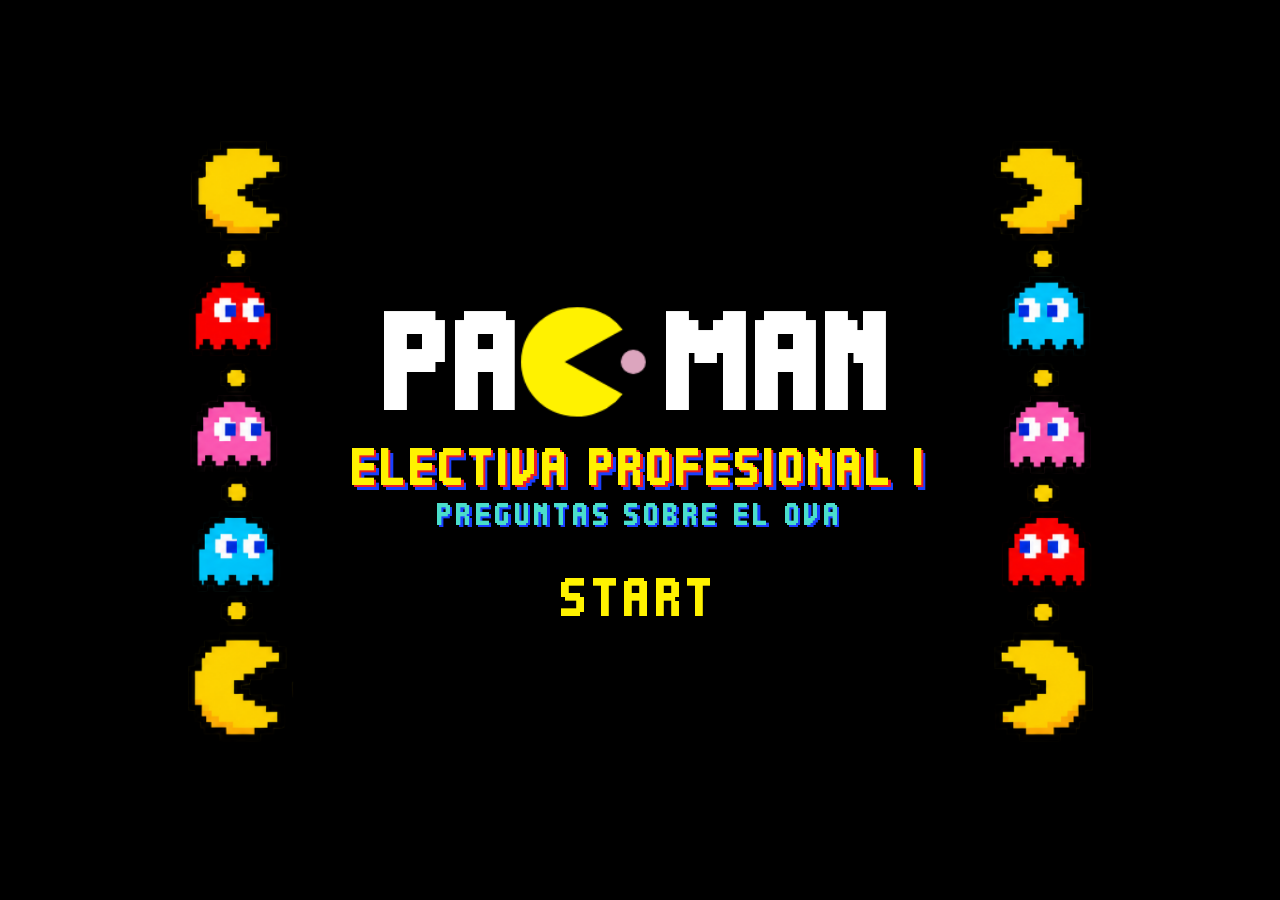
<file: pacman/pacman.html>
<!DOCTYPE html>

<html>

	<head>

		<!-- Global site tag (gtag.js) - Google Analytics -->
		<script async src="https://www.googletagmanager.com/gtag/js?id=UA-121647007-2"></script>
		<script>
			window.dataLayer = window.dataLayer || [];
			function gtag(){dataLayer.push(arguments);}
			gtag('js', new Date());
			
			gtag('config', 'UA-121647007-2');
		</script>
		
		<meta charset="utf-8" />
		<meta name="viewport" content="width=device-width, initial-scale=1, minimum-scale=1, maximum-scale=1, user-scalable=no, viewport-fit=cover" />

		<link rel="stylesheet" type="text/css" href="css/pacman.css" />
		<link rel="stylesheet" type="text/css" href="css/pacman-home.css" />
	
		<script type="text/javascript" src="js/jquery.js"></script>
		<!--<script type="text/javascript" src="js/jquery-mobile.js"></script>-->
		<script type="text/javascript" src="js/jquery-buzz.js"></script>
		
		<script type="text/javascript" src="js/game.js"></script>
		<script type="text/javascript" src="js/tools.js"></script>
		<script type="text/javascript" src="js/board.js"></script>
		<script type="text/javascript" src="js/paths.js"></script>
		<script type="text/javascript" src="js/bubbles.js"></script>
		<script type="text/javascript" src="js/fruits.js"></script>
		<script type="text/javascript" src="js/pacman.js"></script>
		<script type="text/javascript" src="js/ghosts.js"></script>
		<script type="text/javascript" src="js/home.js"></script>
		<script type="text/javascript" src="js/siren-data.js"></script>
		<script type="text/javascript" src="js/waza-data.js"></script>
		<script type="text/javascript" src="js/sound.js"></script>
		<script type="text/javascript" src="js/quiz.js"></script>
		<script type="text/javascript" src="js/fit.js"></script>
		
		<script type="text/javascript">		
			
			function simulateKeyup(code) { 
				var e = jQuery.Event("keyup");
				e.keyCode = code;
				jQuery('body').trigger(e);
			}
			function simulateKeydown(code) { 
				var e = jQuery.Event("keydown");
				e.keyCode = code;
				jQuery('body').trigger(e);
			}
			
			$(document).ready(function() { 
				//$.mobile.loading().hide();
				loadAllSound();
				
				HELP_TIMER = setInterval('blinkHelp()', HELP_DELAY);
				
				initHome();
				
				$(".sound").click(function(e) { 
					e.stopPropagation();
					
					var sound = $(this).attr("data-sound");
					if ( sound === "on" ) { 
						$(".sound").attr("data-sound", "off");
						$(".sound").find("img").attr("src", "img/sound-off.png");
						GROUP_SOUND.mute();
						setSirenMuted(true);
					} else { 
						$(".sound").attr("data-sound", "on");
						$(".sound").find("img").attr("src", "img/sound-on.png");
						GROUP_SOUND.unmute();
						setSirenMuted(false);
					}
				});
				
				$(".help-button, #help").click(function(e) { 
					e.stopPropagation();
					if (!PACMAN_DEAD && !LOCK && !GAMEOVER && !QUIZ_OPEN) { 
						if ( $('#help').css("display") === "none") { 
							$('#help').fadeIn("slow");
							$(".help-button").hide();
							if ( $("#panel").css("display") !== "none") { 
								pauseGame();
							}
						} else { 
							$('#help').fadeOut("slow");
							$(".help-button").show();
						}
					}
				});
				
				$(".github,.putchu").click(function(e) { 
					e.stopPropagation();
				});
				
				$("#home").on("click touchend", function(e) { 
					if ( $('#help').css("display") === "none") { 
						e.preventDefault();
						simulateKeydown(13);
					}
				});
				$("#control-up, #control-up-second, #control-up-big").on("mousedown touchstart", function(e) { 
					e.preventDefault();
					simulateKeydown(38);
					simulateKeyup(13);
				});
				$("#control-down, #control-down-second, #control-down-big").on("mousedown touchstart", function(e) { 
					e.preventDefault();
					simulateKeydown(40);
					simulateKeyup(13);
				});
				$("#control-left, #control-left-big").on("mousedown touchstart", function(e) { 
					e.preventDefault();
					simulateKeydown(37);
					simulateKeyup(13);
				});
				$("#control-right, #control-right-big").on("mousedown touchstart", function(e) { 
					e.preventDefault();
					simulateKeydown(39);
					simulateKeyup(13);
				});

				

				// Boton "jugar de nuevo" de la pantalla de resultados
				$("#results-start").on("click touchend", function(e) { 
					e.preventDefault();
					restartFromResults();
				});

				// Botones de movimiento del movil (abajo de la pantalla)
				$("#pad-up").on("mousedown touchstart", function(e) { e.preventDefault(); simulateKeydown(38); simulateKeyup(13); });
				$("#pad-down").on("mousedown touchstart", function(e) { e.preventDefault(); simulateKeydown(40); simulateKeyup(13); });
				$("#pad-left").on("mousedown touchstart", function(e) { e.preventDefault(); simulateKeydown(37); simulateKeyup(13); });
				$("#pad-right").on("mousedown touchstart", function(e) { e.preventDefault(); simulateKeydown(39); simulateKeyup(13); });

				// Activa el sonido en el movil con el primer toque del usuario
				bindAudioUnlock();

				$("body").keyup(function(e) { 
					KEYDOWN = false;
				});
				
				$("body").keydown(function(e) { 
				
					if (HOME) { 
						
						initGame(true);
						
					} else if (GAMEOVER) { 
						// Partida terminada: no se reinicia sola, solo con el boton "jugar de nuevo"
						if (e.keyCode === 13 || e.keyCode === 32) restartFromResults();
					} else { 				
						//if (!KEYDOWN) { 
							KEYDOWN = true;
							if (PACMAN_DEAD && !LOCK) { 
								erasePacman();
								resetPacman();
								drawPacman();
								
								eraseGhosts();
								resetGhosts();
								drawGhosts();
								moveGhosts();
								
								blinkSuperBubbles();
								
							} else if (e.keyCode >= 37 && e.keyCode <= 40 && !PAUSE && !PACMAN_DEAD && !LOCK) { 
								if ( e.keyCode === 39 ) { 
									movePacman(1);
								} else if ( e.keyCode === 40 ) { 
									movePacman(2);
								} else if ( e.keyCode === 37 ) { 
									movePacman(3);
								} else if ( e.keyCode === 38 ) { 
									movePacman(4);
								}
							} else if (e.keyCode === 68 && !PAUSE) { 
								/*if ( $("#canvas-paths").css("display") === "none" ) { 
									$("#canvas-paths").show();
								} else { 
									$("#canvas-paths").hide();
								}*/
							} else if (e.keyCode === 80 && !PACMAN_DEAD && !LOCK && !QUIZ_OPEN) { 
								if (PAUSE) { 
									resumeGame();
								} else { 
									pauseGame();
								}
							} else if (GAMEOVER) { 
								initHome();
							}
						//}
					}
				});
			});
		</script>
	
		<title>Pac-Man</title>
	</head>
		
	<body>
	
		<div id="sound"></div>
	
		<div id="help">
			<h2>Help</h2>
			<table align="center" border="0" cellPadding="2" cellSpacing="0">
				<tbody>
					<tr><td>Arrow Left : </td><td>Move Left</td></tr>
					<tr><td>Arrow Right : </td><td>Move Right</td></tr>
					<tr><td>Arrow Down : </td><td>Move Down</td></tr>
					<tr><td>Arrow Up : </td><td>Move Up</td></tr>
					<tr><td colspan="2">&nbsp;</td></tr>
					<tr><td>P : </td><td>PAUSE</td></tr>
				</tbody>
			</table>
		</div>
	
		<div id="quiz"><div id="quiz-box"></div></div>

		<div id="home">
			<h1>pac-man</h1>
			<canvas id="canvas-home-title-pacman"></canvas>
			<div id="home-subtitle">Electiva Profesional I</div>
			<div id="home-tagline">Preguntas sobre el OVA</div>
			<div id="home-start">start</div>
		</div>

		<div id="results">
			<div id="results-title">game over</div>
			<div id="results-sub">Resultados</div>
			<div class="res-row res-score"><span class="res-l">Puntos</span><span class="res-v" id="res-score">0</span></div>
			<div class="res-row res-ok"><span class="res-l">Correctas</span><span class="res-v" id="res-ok">0</span></div>
			<div class="res-row res-bad"><span class="res-l">Incorrectas</span><span class="res-v" id="res-bad">0</span></div>
			<div id="results-start">jugar de nuevo</div>
		</div>

		<div id="panel">
			<h1>pac-man</h1>
			<canvas id="canvas-panel-title-pacman"></canvas>
			<div id="score"><h2>1UP</h2><span>00</span></div>
			<div id="highscore"><h2>High Score</h2><span>00</span></div>
			<div id="board">
				<canvas id="canvas-board"></canvas>
				<canvas id="canvas-paths"></canvas>
				<canvas id="canvas-bubbles"></canvas>
				<canvas id="canvas-fruits"></canvas>
				<canvas id="canvas-pacman"></canvas>
				<canvas id="canvas-ghost-blinky"></canvas>
				<canvas id="canvas-ghost-pinky"></canvas>
				<canvas id="canvas-ghost-inky"></canvas>
				<canvas id="canvas-ghost-clyde"></canvas>
				<div id="control-up-big"></div>
				<div id="control-down-big"></div>
				<div id="control-left-big"></div>
				<div id="control-right-big"></div>
			</div>
			<div id="control">
				<div id="control-up"></div>
				<div id="control-up-second"></div>
				<div id="control-down"></div> 
				<div id="control-down-second"></div>
				<div id="control-left"></div>
				<div id="control-right"></div>
			</div>
			<canvas id="canvas-lifes"></canvas>
			<canvas id="canvas-level-fruits"></canvas>
			<div id="message"></div>
			<div id="quiz-stats"><h2>Correctas</h2><span><em id="quiz-correct">0</em> / <em id="quiz-total">0</em></span></div>
			<a class="sound" href="javascript:void(0);" data-sound="on"><img src="img/sound-on.png" alt="" border="0"></a>
		</div>
	

		<div id="pad">
			<div class="pad-grp pad-h">
				<button type="button" id="pad-left" class="pad-btn" aria-label="Izquierda"><svg viewBox="0 0 24 24" aria-hidden="true"><path d="M12 5l9 14H3z"/></svg></button>
				<button type="button" id="pad-right" class="pad-btn" aria-label="Derecha"><svg viewBox="0 0 24 24" aria-hidden="true"><path d="M12 5l9 14H3z"/></svg></button>
			</div>
			<div class="pad-grp pad-v">
				<button type="button" id="pad-up" class="pad-btn" aria-label="Arriba"><svg viewBox="0 0 24 24" aria-hidden="true"><path d="M12 5l9 14H3z"/></svg></button>
				<button type="button" id="pad-down" class="pad-btn" aria-label="Abajo"><svg viewBox="0 0 24 24" aria-hidden="true"><path d="M12 5l9 14H3z"/></svg></button>
			</div>
		</div>

	</body>
	
</html>
</file>
<file: css/styles.css>
*, *::before, *::after {
    margin: 0;
    padding: 0;
    box-sizing: border-box;
}

html {
    scroll-behavior: smooth;
    overflow-x: hidden;
    max-width: 100%;
}

body {
    font-family: 'Inter', -apple-system, BlinkMacSystemFont, sans-serif;
    color: #1A1D24;
    background: #fff;
    line-height: 1.6;
    overflow-x: hidden;
    max-width: 100%;
    position: relative;
}

a {
    text-decoration: none;
    color: inherit;
}

button {
    cursor: pointer;
    border: none;
    background: none;
    font-family: inherit;
}

img {
    max-width: 100%;
    height: auto;
}

.container {
    max-width: 1200px;
    margin: 0 auto;
    padding: 0 1rem;
}

@media (min-width: 640px) {
    .container {
        padding: 0 2rem;
    }
}

@media (min-width: 1024px) {
    .container {
        padding: 0 80px;
    }
}

.section-header {
    text-align: center;
    margin-bottom: 3rem;
}

.section-header h2 {
    font-size: 1.5rem;
    font-weight: 800;
    margin-bottom: 0.75rem;
}

@media (min-width: 640px) {
    .section-header h2 {
        font-size: 2rem;
    }
}

@media (min-width: 1024px) {
    .section-header h2 {
        font-size: 2.25rem;
    }
}

.section-header p {
    color: #6b7280;
}

.section-header strong {
    color: #088732;
}

:root {
    --verde: #088732;
    --verde-oscuro: #04662C;
    --acento: #FF8F00;
}

html {
    scroll-padding-top: 96px;
}

.main-nav {
    position: fixed;
    top: 0;
    left: 0;
    right: 0;
    z-index: 50;
    background: #fff;
    transition: box-shadow 0.3s;
}

.main-nav.scrolled {
    box-shadow: 0 6px 20px rgba(0, 0, 0, 0.14);
}

.nav-strip {
    height: 5px;
    background: #39393B;
}

.nav-container {
    max-width: 1400px;
    margin: 0 auto;
    padding: 0.5rem 1rem;
    display: flex;
    align-items: center;
    justify-content: space-between;
    gap: 1rem;
}

@media (min-width: 640px) {
    .nav-container {
        padding: 0.6rem 2rem;
    }
}

.logo {
    display: flex;
    align-items: center;
    gap: 1rem;
    flex-shrink: 0;
}

.logo img {
    height: 2.25rem;
    width: auto;
    display: block;
}

@media (min-width: 768px) {
    .logo img {
        height: 2.75rem;
    }
}

.nav-links {
    display: none;
    list-style: none;
    align-items: center;
    gap: 1.25rem;
    margin-left: auto;
}

@media (min-width: 1024px) {
    .nav-links {
        display: flex;
    }
}

.nav-links a {
    color: #1A1D24;
    font-size: 0.875rem;
    font-weight: 500;
    position: relative;
    padding-bottom: 0.25rem;
    white-space: nowrap;
    transition: color 0.2s;
}

.nav-links a:hover,
.nav-links a.active {
    color: var(--verde);
}

.nav-links a::after {
    content: '';
    position: absolute;
    left: 0;
    bottom: -2px;
    height: 2px;
    width: 0;
    background: var(--acento);
    border-radius: 9999px;
    transition: width 0.3s;
}

.nav-links a.active::after,
.nav-links a:hover::after {
    width: 100%;
}

.nav-right {
    display: none;
    align-items: center;
    gap: 1rem;
    margin-left: 1.25rem;
}

@media (min-width: 1024px) {
    .nav-right {
        display: flex;
    }
}

.social-icons {
    display: none;
    gap: 0.75rem;
}

@media (min-width: 1180px) {
    .social-icons {
        display: flex;
    }
}

.social-icons { align-items: center; }

.social-icons a {
    display: flex;
    align-items: center;
    color: #6B7280;
    transition: color 0.2s;
}

.social-icons a svg { display: block; }

.social-icons a:hover {
    color: var(--verde);
}

.btn-login {
    padding: 0.5rem 1.25rem;
    background: var(--verde);
    color: #fff;
    font-weight: 600;
    font-size: 0.875rem;
    border-radius: 9999px;
    transition: background 0.3s;
}

.btn-login:hover {
    background: var(--verde-oscuro);
}

@media (min-width: 1024px) and (max-width: 1279px) {
    .nav-links { gap: 0.85rem; }
    .nav-links a { font-size: 0.8rem; }
    .logo img { height: 2.4rem; }
    .nav-right { margin-left: 0.9rem; }
}

@media (min-width: 1280px) {
    .nav-links { gap: 1.1rem; }
}

@media (min-width: 1024px) and (max-width: 1439px) {
    .social-icons { display: none; }
}

.nav-stripe {
    height: 16px;
    background:
        linear-gradient(90deg, #FF8F00, #FFB420) top / 100% 4px no-repeat,
        linear-gradient(90deg, #04662C 0 73.5%, #088732 73.5% 82%, #03926E 82% 96.8%, #10A8E0 96.8% 100%) bottom / 100% 12px no-repeat;
}

.menu-toggle {
    width: 2.5rem;
    height: 2.5rem;
    background: transparent;
    border-radius: 0.5rem;
    color: #6B7280;
    display: flex;
    align-items: center;
    justify-content: center;
    transition: color 0.2s;
    -webkit-tap-highlight-color: transparent;
}

.menu-toggle:hover {
    background: transparent;
    color: #4B5563;
}

@media (min-width: 1024px) {
    .menu-toggle {
        display: none;
    }
}

.mobile-menu {
    background: #fff;
    border-top: 1px solid #E5E7EB;
    box-shadow: 0 12px 24px rgba(0, 0, 0, 0.12);
    padding: 0 1rem;
    position: absolute;
    top: 100%;
    left: 0;
    right: 0;
    overflow: hidden;
    max-height: 0;
    opacity: 0;
    visibility: hidden;
    transform: translateY(-8px);
    transition:
        max-height 0.4s cubic-bezier(0.4, 0, 0.2, 1),
        padding 0.4s cubic-bezier(0.4, 0, 0.2, 1),
        opacity 0.3s ease,
        transform 0.4s cubic-bezier(0.4, 0, 0.2, 1),
        visibility 0s linear 0.4s;
}

.mobile-menu.active {
    max-height: 360px;
    padding: 1rem;
    opacity: 1;
    visibility: visible;
    transform: translateY(0);
    transition:
        max-height 0.4s cubic-bezier(0.4, 0, 0.2, 1),
        padding 0.4s cubic-bezier(0.4, 0, 0.2, 1),
        opacity 0.3s ease,
        transform 0.4s cubic-bezier(0.4, 0, 0.2, 1),
        visibility 0s;
}

.mobile-menu > a {
    opacity: 0;
    transform: translateY(-8px);
    transition: opacity 0.25s ease, transform 0.25s ease;
}

.mobile-menu.active > a {
    opacity: 1;
    transform: translateY(0);
}

.mobile-menu.active > a:nth-child(1) { transition-delay: 0.08s; }
.mobile-menu.active > a:nth-child(2) { transition-delay: 0.13s; }
.mobile-menu.active > a:nth-child(3) { transition-delay: 0.18s; }
.mobile-menu.active > a:nth-child(4) { transition-delay: 0.23s; }
.mobile-menu.active > a:nth-child(5) { transition-delay: 0.28s; }
.mobile-menu.active > a:nth-child(6) { transition-delay: 0.33s; }
.mobile-menu.active > a:nth-child(7) { transition-delay: 0.38s; }

.menu-toggle svg {
    animation: iconSwap 0.3s ease;
}

@keyframes iconSwap {
    from { transform: rotate(-90deg) scale(0.6); opacity: 0; }
    to   { transform: rotate(0) scale(1); opacity: 1; }
}

.mobile-menu a {
    display: block;
    color: #1A1D24;
    font-weight: 500;
    padding: 0.5rem 0;
}

.mobile-menu a.active {
    color: var(--verde);
}

.btn-login-mobile {
    display: block;
    width: 100%;
    text-align: center;
    padding: 0.5rem;
    background: var(--verde);
    color: #fff !important;
    font-weight: 600;
    border-radius: 9999px;
    margin-top: 0.75rem;
}

.hero {
    position: relative;
    min-height: 100vh;
    background:
        linear-gradient(90deg, rgba(2, 36, 16, 0.90) 0%, rgba(4, 67, 31, 0.75) 50%, rgba(8, 135, 50, 0.45) 100%),
        url('../images/hero-bg.jpg') center / cover no-repeat;
    overflow: hidden;
    padding-top: 7rem;
    padding-bottom: 0;
}

.hero-bg {
    position: absolute;
    inset: 0;
    opacity: 0.1;
    pointer-events: none;
}

.hero-bg::before {
    content: '';
    position: absolute;
    top: 5rem;
    left: 2.5rem;
    width: 16rem;
    height: 16rem;
    background: #fff;
    border-radius: 50%;
    filter: blur(60px);
}

.hero-bg::after {
    content: '';
    position: absolute;
    bottom: 5rem;
    right: 2.5rem;
    width: 24rem;
    height: 24rem;
    background: #A6F4C0;
    border-radius: 50%;
    filter: blur(60px);
}

.hero-triangle {
    position: absolute;
    bottom: 0;
    right: 0;
    width: 50%;
    height: 45%;
    background: rgba(2, 36, 16, 0.80);
    clip-path: polygon(100% 0, 100% 100%, 0 100%);
    z-index: 1;
}

.hero-container {
    position: relative;
    z-index: 10;
    max-width: 1200px;
    margin: 0 auto;
    padding: 0 1rem;
    display: grid;
    grid-template-columns: 1fr;
    gap: 2rem;
    align-items: start;
    min-height: calc(100vh - 200px);
}

@media (min-width: 640px) {
    .hero-container {
        padding: 0 2rem;
    }
}

@media (min-width: 1024px) {
    .hero-container {
        grid-template-columns: 1fr 1fr;
        padding: 0 80px;
    }
}

.hero-content {
    color: #fff;
    padding-top: 2rem;
    padding-bottom: 4rem;
}

@media (min-width: 1024px) {
    .hero-content {
        padding-top: 4rem;
        padding-bottom: 6rem;
    }
}

.hero-content h1 {
    font-size: 1.875rem;
    font-weight: 700;
    line-height: 1.2;
    margin-bottom: 1rem;
}

@media (min-width: 640px) {
    .hero-content h1 {
        font-size: 2.25rem;
    }
}

@media (min-width: 1024px) {
    .hero-content h1 {
        font-size: 3rem;
    }
}

.typing-text {
    color: #A6F4C0;
    display: block;
}

.typing-text .tt-rest {
    visibility: hidden;
}

.typing-text .tt-typed::after {
    content: '|';
    display: inline-block;
    width: 0;
    overflow: visible;
    animation: blink 1s infinite;
    color: #A6F4C0;
}

@keyframes blink {
    0%, 100% { opacity: 0; }
    50% { opacity: 1; }
}

.hero-subtitle {
    font-size: 1.125rem;
    color: rgba(255,255,255,0.8);
    margin-bottom: 2rem;
    max-width: 32rem;
}

.hero-buttons {
    display: flex;
    flex-wrap: wrap;
    gap: 1rem;
    margin-bottom: 2rem;
}

.hero-buttons .btn-white,
.hero-buttons .btn-blue,
.hero-buttons .btn-orange {
    display: inline-flex;
    align-items: center;
    gap: 0.5rem;
    padding: 0.75rem 1.5rem;
    font-weight: 600;
    border-radius: 9999px;
    transition: all 0.3s;
}

.btn-white {
    background: #fff;
    color: #1A1D24;
}

.btn-white:hover {
    background: #FF8C42;
    color: #fff;
}

.btn-blue {
    background: #088732;
    color: #fff;
    border: 1px solid rgba(255,255,255,0.2);
}

.btn-blue:hover {
    background: #04662C;
}

.btn-orange {
    background: #FF8C42;
    color: #fff;
}

.btn-orange:hover {
    background: #e67d3a;
}

.hero-mascot {
    display: flex;
    flex-direction: column;
    align-items: center;
    padding-top: 1rem;
    position: relative;
    z-index: 10;
}

.hero-mascot img {
    width: 100%;
    max-width: 28rem;
    object-fit: contain;
    filter: drop-shadow(0 20px 40px rgba(0,0,0,0.3));
    margin-bottom: 1.5rem;
}

@media (min-width: 1024px) {
    .hero-mascot img {
        max-width: 32rem;
    }
}

.trustpilot-btn {
    display: inline-flex;
    align-items: center;
    gap: 0.5rem;
    padding: 0.75rem 1.5rem;
    background: #fff;
    color: #1A1D24;
    font-size: 0.875rem;
    font-weight: 500;
    border-radius: 9999px;
    margin-bottom: 1rem;
    transition: background 0.2s;
}

.trustpilot-btn:hover {
    background: #f3f4f6;
}

.trustpilot-btn .font-semibold {
    font-weight: 600;
}

.decorative-line {
    width: 100%;
    max-width: 28rem;
    height: 2px;
    background: rgba(59, 130, 246, 0.3);
    border-radius: 9999px;
    margin-bottom: 1rem;
}

.languages-text {
    color: rgba(255,255,255,0.8);
    text-align: center;
    font-size: 0.875rem;
    max-width: 28rem;
}

.languages-text strong {
    color: #fff;
    font-weight: 600;
}

.languages-text em {
    font-style: italic;
}

.hero-wave {
    position: relative;
    z-index: 20;
    margin-top: -2px;
}

.hero-wave svg {
    width: 100%;
    display: block;
}

.services {
    padding: 4rem 0;
    background: #fff;
}

.services-grid {
    display: grid;
    grid-template-columns: 1fr;
    gap: 1.5rem;
}

@media (min-width: 768px) {
    .services-grid {
        grid-template-columns: 1fr 1fr;
    }
}

.service-card {
    display: flex;
    flex-direction: column;
    align-items: center;
    gap: 1.5rem;
    background: #fff;
    border: 1px solid #f3f4f6;
    border-radius: 1rem;
    padding: 1.5rem;
    transition: box-shadow 0.3s;
}

@media (min-width: 640px) {
    .service-card {
        flex-direction: row;
    }
}

.service-card:hover {
    box-shadow: 0 20px 25px -5px rgba(0,0,0,0.1);
}

.service-image {
    width: 8rem;
    height: 8rem;
    flex-shrink: 0;
}

.service-image img {
    width: 100%;
    height: 100%;
    object-fit: contain;
}

.service-content {
    text-align: center;
}

@media (min-width: 640px) {
    .service-content {
        text-align: left;
    }
}

.service-content h3 {
    font-size: 1.125rem;
    font-weight: 700;
    color: #1A1D24;
    margin-bottom: 0.5rem;
}

.service-content p {
    color: #6b7280;
    font-size: 0.875rem;
    margin-bottom: 1rem;
}

.btn-details {
    display: inline-flex;
    align-items: center;
    gap: 0.5rem;
    padding: 0.5rem 1.25rem;
    background: #088732;
    color: #fff;
    font-size: 0.875rem;
    font-weight: 600;
    border-radius: 9999px;
    transition: all 0.3s;
}

.btn-details:hover {
    background: #04662C;
    box-shadow: 0 10px 15px -3px rgba(0,0,0,0.1);
}

.btn-soon {
    display: inline-flex;
    align-items: center;
    gap: 0.5rem;
    padding: 0.5rem 1.25rem;
    background: #1A1D24;
    color: #fff;
    font-size: 0.875rem;
    font-weight: 600;
    border-radius: 9999px;
    cursor: not-allowed;
}

.whatsapp-cta {
    display: flex;
    flex-direction: column;
    align-items: center;
    gap: 1.5rem;
    background: #f9fafb;
    border-radius: 1rem;
    padding: 1.5rem;
    margin-top: 3rem;
}

@media (min-width: 640px) {
    .whatsapp-cta {
        flex-direction: row;
        justify-content: space-between;
        padding: 2rem;
    }
}

.whatsapp-cta.dark {
    background: rgba(255,255,255,0.1);
    backdrop-filter: blur(10px);
    color: #fff;
}

.whatsapp-cta.dark p {
    color: rgba(255,255,255,0.7);
}

.whatsapp-cta h3 {
    font-size: 1.25rem;
    font-weight: 700;
    margin-bottom: 0.5rem;
}

.whatsapp-cta p {
    color: #6b7280;
    font-size: 0.875rem;
}

.btn-whatsapp {
    display: inline-flex;
    align-items: center;
    gap: 0.5rem;
    padding: 0.75rem 1.5rem;
    background: #22c55e;
    color: #fff;
    font-weight: 600;
    border-radius: 9999px;
    white-space: nowrap;
    transition: background 0.2s;
    flex-shrink: 0;
}

.btn-whatsapp:hover {
    background: #16a34a;
}

.benefits {
    padding: 4rem 0;
    background: #fff;
}

.benefits-grid {
    display: grid;
    grid-template-columns: 1fr;
    gap: 1.5rem;
    max-width: 48rem;
    margin: 0 auto;
}

@media (min-width: 640px) {
    .benefits-grid {
        grid-template-columns: 1fr 1fr;
    }
}

.benefit-item {
    display: flex;
    gap: 1rem;
}

.benefit-dot {
    width: 0.75rem;
    height: 0.75rem;
    border-radius: 50%;
    flex-shrink: 0;
    margin-top: 0.375rem;
}

.benefit-dot.blue { background: #3b82f6; }
.benefit-dot.green { background: #22c55e; }
.benefit-dot.purple { background: #a855f7; }
.benefit-dot.orange { background: #f97316; }

.benefit-item h3 {
    font-size: 1rem;
    font-weight: 700;
    margin-bottom: 0.5rem;
}

.benefit-item p {
    color: #6b7280;
    font-size: 0.875rem;
}

.code-example {
    position: relative;
    padding: 4rem 0;
    background: linear-gradient(135deg, #04662C 0%, #088732 50%, #04662C 100%);
    overflow: hidden;
}

.code-bg {
    position: absolute;
    inset: 0;
    opacity: 0.05;
    pointer-events: none;
}

.code-bg::before {
    content: '';
    position: absolute;
    bottom: 0;
    left: 0;
    width: 24rem;
    height: 24rem;
    background: #fff;
    border-radius: 50%;
    filter: blur(60px);
}

.code-example .section-header h2,
.code-example .section-header p {
    color: #fff;
}

.code-example .section-header p {
    opacity: 0.7;
}

.code-grid {
    display: grid;
    grid-template-columns: 1fr;
    gap: 1.5rem;
}

@media (min-width: 1024px) {
    .code-grid {
        grid-template-columns: 2fr 3fr;
    }
}

.headers-table {
    background: #1A1D24;
    border-radius: 0.75rem;
    overflow: hidden;
}

.table-header {
    display: grid;
    grid-template-columns: 1fr 1fr;
    background: rgba(8, 135, 50, 0.3);
    padding: 0.75rem 1rem;
    color: #fff;
    font-weight: 600;
    font-size: 0.875rem;
}

.table-row {
    display: grid;
    grid-template-columns: 1fr 1fr;
    padding: 0.75rem 1rem;
    border-bottom: 1px solid rgba(255,255,255,0.1);
}

.table-row:last-child {
    border-bottom: none;
}

.text-gray {
    color: #9ca3af;
    font-size: 0.875rem;
}

.badge {
    display: inline-block;
    padding: 0.25rem 0.5rem;
    border-radius: 0.25rem;
    font-size: 0.75rem;
    font-family: monospace;
    font-weight: 500;
}

.badge.green {
    background: rgba(34, 197, 94, 0.2);
    color: #4ade80;
}

.badge.blue {
    background: rgba(59, 130, 246, 0.2);
    color: #60a5fa;
}

.badge.yellow {
    background: rgba(234, 179, 8, 0.2);
    color: #facc15;
}

.code-block-container {
    background: #1A1D24;
    border-radius: 0.75rem;
    overflow: hidden;
}

.code-tabs {
    display: flex;
    align-items: center;
    gap: 0.5rem;
    padding: 0.75rem 1rem;
    border-bottom: 1px solid rgba(255,255,255,0.1);
}

.tab-btn {
    padding: 0.5rem 1rem;
    border-radius: 0.5rem;
    font-size: 0.875rem;
    font-weight: 600;
    color: rgba(255,255,255,0.5);
    transition: all 0.2s;
}

.tab-btn:hover {
    color: #fff;
    background: #252A34;
}

.tab-btn.active {
    background: #088732;
    color: #fff;
    box-shadow: 0 10px 15px -3px rgba(8, 135, 50, 0.3);
}

.tab-label {
    margin-left: auto;
    color: rgba(255,255,255,0.5);
    font-size: 0.875rem;
}

.copy-btn {
    padding: 0.5rem;
    color: rgba(255,255,255,0.5);
    border-radius: 0.5rem;
    transition: all 0.2s;
}

.copy-btn:hover {
    background: rgba(255,255,255,0.1);
    color: #fff;
}

.window-controls {
    display: flex;
    align-items: center;
    gap: 0.5rem;
    padding: 0.5rem 1rem;
    border-bottom: 1px solid rgba(255,255,255,0.1);
}

.dot {
    width: 0.75rem;
    height: 0.75rem;
    border-radius: 50%;
}

.dot.red { background: #ef4444; }
.dot.yellow { background: #eab308; }
.dot.green { background: #22c55e; }

.code-content {
    padding: 1rem;
    overflow-x: auto;
}

.code-panel {
    display: none;
    color: #4ade80;
    font-family: 'Fira Code', 'Consolas', monospace;
    font-size: 0.75rem;
    line-height: 1.5;
    white-space: pre;
}

.code-panel.active {
    display: block;
}

.how-it-works {
    position: relative;
    overflow: hidden;
    padding: 5rem 0;
    background: #fff;
}

.how-it-works::before {
    content: "";
    position: absolute;
    inset: 0;
    background: url("../images/campus-fondo.png") center bottom / max(100%, 1100px) auto no-repeat;
    opacity: 0.16;
    pointer-events: none;
}

.how-it-works > .container {
    position: relative;
    z-index: 1;
}

@media (max-width: 767px) {
    .how-it-works { padding-bottom: 10rem; }
    .how-it-works::before {
        background-size: 100% auto;
        background-position: center bottom;
    }
}

.hiw-header { text-align: center; margin-bottom: 3rem; }

.hiw-header .svc-eyebrow { display: flex; justify-content: center; }

.hiw-header h2 {
    display: inline-block;
    font-size: clamp(2rem, 3.4vw, 3rem);
    font-weight: 800;
    line-height: 1.15;
    color: #1A1D24;
    text-transform: uppercase;
    margin: 0 0 1.6rem;
}

.hiw-header h2 .svc-green { color: var(--verde); }

.hiw-header h2::after {
    content: "";
    display: block;
    width: 100%;
    height: 5px;
    margin-top: 0.9rem;
    border-radius: 999px;
    background: linear-gradient(90deg, var(--acento), #FFB420);
}

.hiw-header p {
    font-size: 1.25rem;
    line-height: 1.7;
    color: #5b6470;
    margin: 0;
}

.hiw-grid {
    display: grid;
    grid-template-columns: 1fr;
    gap: 1.875rem;
    max-width: 71.25rem;
    margin: 0 auto;
}

@media (min-width: 768px) {
    .hiw-grid {
        display: flex;
        flex-wrap: wrap;
        justify-content: center;
    }
    .hiw-grid .hiw-card { flex: 0 1 calc((100% - 2 * 1.875rem) / 3); }
}

.hiw-card {
    position: relative;
    overflow: hidden;
    background: #fff;
    border-radius: 0;
    padding: 4.5rem 1.75rem 2.5rem;
    text-align: center;
    box-shadow: 0 6px 20px rgba(0, 0, 0, 0.10);
    transition: transform 0.3s, box-shadow 0.3s;
}

.hiw-card:hover {
    transform: translateY(-6px);
    box-shadow: 0 12px 28px rgba(0, 0, 0, 0.16);
}

.hiw-num {
    position: absolute;
    top: 0.25rem;
    left: -0.3rem;
    font-size: 4.5rem;
    font-weight: 800;
    line-height: 1;
    color: rgba(8, 135, 50, 0.15);
    pointer-events: none;
    user-select: none;
}

.hiw-icon {
    width: 6.25rem;
    height: 6.25rem;
    margin: 0 auto 2rem;
}

.hiw-icon svg { width: 100%; height: 100%; display: block; transition: transform 0.35s ease; }
.hiw-card:hover .hiw-icon svg { transform: scale(1.08) rotate(-3deg); }

.hiw-card h3 {
    font-size: 1.25rem;
    font-weight: 700;
    color: #222;
    margin-bottom: 0.9rem;
}

.hiw-card p {
    color: #666;
    font-size: 0.9rem;
    line-height: 1.75;
}

.tech-stack {
    position: relative;
    padding: 5rem 0;
    background: #022410;
    overflow: hidden;
    isolation: isolate;
    clip-path: inset(0);
}

.int-video {
    position: fixed;
    top: 0;
    left: 0;
    width: 100vw;
    height: 100vh;
    height: 100lvh;
    max-width: none;
    object-fit: cover;
    z-index: -2;
    pointer-events: none;
    background: #022410;
    transform: translateZ(0);
    backface-visibility: hidden;
}

.tech-stack .section-header h2,
.tech-stack .section-header p {
    color: #fff;
}

.tech-stack .hiw-header h2,
.tech-stack .hiw-header p { color: #fff; }

.tech-stack .hiw-header h2 .svc-green { color: var(--verde); }

.tech-stack .hiw-header p {
    font-size: 1.1rem;
    max-width: 46rem;
    margin: 0 auto;
    opacity: 0.92;
}

.tech-stack .hiw-header p + p { margin-top: 1rem; }

.divider {
    width: 4rem;
    height: 0.25rem;
    background: var(--acento);
    margin: 1.5rem auto 0;
}

.int-grid {
    display: grid;
    grid-template-columns: 1fr;
    gap: 1.875rem;
    max-width: 71.25rem;
    margin: 0 auto;
}

@media (min-width: 640px) {
    .int-grid { grid-template-columns: repeat(2, 1fr); }
}

@media (min-width: 992px) {
    .int-grid { grid-template-columns: repeat(3, 1fr); }
}

.int-card {
    background: #fff;
    padding: 2.5rem 1.75rem;
    text-align: center;
    box-shadow: 0 6px 20px rgba(0, 0, 0, 0.25);
    transition: transform 0.3s, box-shadow 0.3s;
}

.int-card:hover {
    transform: translateY(-6px);
    box-shadow: 0 14px 30px rgba(0, 0, 0, 0.35);
}

.int-icon {
    width: 5.5rem;
    height: 5.5rem;
    margin: 0 auto 1.5rem;
}

.int-icon svg { width: 100%; height: 100%; display: block; }

.int-card h3 {
    font-size: 1.2rem;
    font-weight: 700;
    color: #222;
    margin-bottom: 0.8rem;
}

.int-card p {
    color: #666;
    font-size: 0.92rem;
    line-height: 1.75;
}

.faq {
    padding: 4rem 0;
    background: #fff;
}

.faq-grid {
    display: grid;
    grid-template-columns: 1fr;
    gap: 2rem;
}

@media (min-width: 1024px) {
    .faq-grid {
        grid-template-columns: 1fr 1fr;
    }
}

.faq-questions {
    display: flex;
    flex-direction: column;
    gap: 0.75rem;
}

.faq-btn {
    display: flex;
    align-items: center;
    justify-content: space-between;
    gap: 1rem;
    width: 100%;
    text-align: left;
    padding: 1rem;
    border-radius: 0.75rem;
    border: 1px solid #e5e7eb;
    background: #fff;
    font-size: 0.875rem;
    font-weight: 500;
    color: #1A1D24;
    transition: all 0.3s;
}

.faq-btn:hover {
    border-color: #d1d5db;
    background: #f9fafb;
}

.faq-btn.active {
    border-color: #088732;
    background: rgba(8, 135, 50, 0.05);
    color: #088732;
}

.faq-btn svg {
    flex-shrink: 0;
    transition: transform 0.3s;
}

.faq-btn.active svg {
    transform: rotate(180deg);
}

.faq-answer {
    background: #1A1D24;
    border-radius: 1rem;
    padding: 1.5rem;
    color: #fff;
}

.answer-header {
    display: flex;
    align-items: center;
    gap: 0.75rem;
    margin-bottom: 1rem;
}

.answer-logo {
    width: 2.5rem;
    height: 2.5rem;
    background: #088732;
    border-radius: 0.5rem;
    display: flex;
    align-items: center;
    justify-content: center;
    font-weight: 700;
}

.answer-title {
    font-weight: 600;
}

.answer-subtitle {
    font-size: 0.875rem;
    color: rgba(255,255,255,0.5);
}

.answer-content {
    font-size: 0.875rem;
    line-height: 1.7;
    color: rgba(255,255,255,0.7);
    max-height: 400px;
    overflow-y: auto;
    padding-right: 0.5rem;
}

.answer-content::-webkit-scrollbar {
    width: 6px;
}

.answer-content::-webkit-scrollbar-track {
    background: transparent;
}

.answer-content::-webkit-scrollbar-thumb {
    background-color: #e5e7eb;
    border-radius: 20px;
}

.answer-content strong {
    color: #fff;
    display: block;
    margin-top: 1rem;
    margin-bottom: 0.5rem;
}

.testimonials {
    padding: 4rem 0;
    background: #fff;
}

.testimonials-carousel {
    display: flex;
    gap: 1.5rem;
    overflow-x: auto;
    padding-bottom: 1rem;
    scrollbar-width: none;
    -ms-overflow-style: none;
}

.testimonials-carousel::-webkit-scrollbar {
    display: none;
}

.testimonial-card {
    flex-shrink: 0;
    width: 300px;
    background: #fff;
    border: 1px solid #f3f4f6;
    border-radius: 1rem;
    padding: 1.5rem;
    box-shadow: 0 1px 3px rgba(0,0,0,0.05);
    transition: box-shadow 0.3s;
}

@media (min-width: 640px) {
    .testimonial-card {
        width: 350px;
    }
}

.testimonial-card:hover {
    box-shadow: 0 20px 25px -5px rgba(0,0,0,0.1);
}

.stars {
    display: flex;
    gap: 0.25rem;
    margin-bottom: 1rem;
}

.testimonial-card h3 {
    font-weight: 700;
    color: #1A1D24;
    margin-bottom: 0.75rem;
}

.testimonial-card p {
    color: #6b7280;
    font-size: 0.875rem;
    margin-bottom: 1.5rem;
    display: -webkit-box;
    -webkit-line-clamp: 4;
    -webkit-box-orient: vertical;
    overflow: hidden;
}

.testimonial-author {
    display: flex;
    align-items: center;
    gap: 0.75rem;
    padding-top: 1rem;
    border-top: 1px solid #f3f4f6;
}

.author-avatar {
    width: 2.5rem;
    height: 2.5rem;
    background: #088732;
    border-radius: 50%;
    display: flex;
    align-items: center;
    justify-content: center;
    color: #fff;
    font-weight: 700;
    font-size: 0.875rem;
}

.testimonial-author span {
    font-weight: 600;
    font-size: 0.875rem;
    color: #1A1D24;
}

.doc-float {
    position: fixed;
    left: 0;
    top: 0;
    box-sizing: border-box;
    width: 3.5rem;
    height: 3.5rem;
    padding: 0;
    background: #fff;
    color: #1A1D24;
    border-radius: 9999px;
    display: flex;
    align-items: center;
    justify-content: center;
    white-space: nowrap;
    font-weight: 600;
    text-decoration: none;
    box-shadow: 0 10px 22px -6px rgba(0, 0, 0, 0.3);
    z-index: 49;
    transform-origin: center;
    will-change: transform;

    opacity: 0;
    visibility: hidden;
    pointer-events: none;
}

.doc-float.visible {
    opacity: 1;
    visibility: visible;
    pointer-events: auto;
}

.doc-float svg { flex: none; display: block; }

.doc-float-label {
    display: block;
    overflow: hidden;
    white-space: nowrap;
}

.doc-float.docked {
    background: #088732;
    color: #fff;
    border: 1px solid rgba(255, 255, 255, 0.2);
    z-index: 50;
    transition: background 0.2s;
    box-shadow: 0 0 22px rgba(8, 135, 50, 0.55);
}
.doc-float.docked::before {
    content: "";
    position: absolute;
    inset: 0;
    border-radius: inherit;
    pointer-events: none;
    box-shadow: 0 0 42px rgba(8, 135, 50, 0.9);
    opacity: 0;
    will-change: opacity;
    animation: glowFade 2s ease-in-out infinite;
}
@keyframes glowFade { 0%, 100% { opacity: 0; } 50% { opacity: 1; } }

.doc-float.docked:hover { background: #04662C; }

.doc-float::after {
    content: "";
    position: absolute;
    inset: 0;
    border-radius: inherit;
    pointer-events: none;
    opacity: 0;
}
.doc-float.landed::after { animation: dockRipple 0.9s ease-out; }

@keyframes dockRipple {
    0%   { opacity: 0.9; box-shadow: 0 0 0 0 rgba(8, 135, 50, 0.55); }
    100% { opacity: 0;   box-shadow: 0 0 0 26px rgba(8, 135, 50, 0); }
}

@media (prefers-reduced-motion: reduce) {
    .doc-float.docked::before { animation: none; }
}

.custom-scrollbar::-webkit-scrollbar {
    width: 8px;
    height: 8px;
}

.custom-scrollbar::-webkit-scrollbar-track {
    background: #0d0f12;
    border-radius: 4px;
}

.custom-scrollbar::-webkit-scrollbar-thumb {
    background: #252a34;
    border-radius: 4px;
}

.custom-scrollbar::-webkit-scrollbar-thumb:hover {
    background: #088732;
}

.reveal {
    opacity: 0;
    transform: translateY(40px);
    transition: opacity 0.7s ease, transform 0.7s ease;
}

.reveal.reveal-left {
    transform: translateX(-50px);
}

.reveal.reveal-right {
    transform: translateX(50px);
}

.reveal.reveal-scale {
    transform: scale(0.85);
    opacity: 0;
}

.reveal.visible {
    opacity: 1;
    transform: translate(0, 0) scale(1);
}

.reveal-delay-1 { transition-delay: 0.1s; }
.reveal-delay-2 { transition-delay: 0.2s; }
.reveal-delay-3 { transition-delay: 0.3s; }
.reveal-delay-4 { transition-delay: 0.4s; }
.reveal-delay-5 { transition-delay: 0.5s; }
.reveal-delay-6 { transition-delay: 0.6s; }

@keyframes heroFadeInUp {
    from {
        opacity: 0;
        transform: translateY(24px);
    }
    to {
        opacity: 1;
        transform: translateY(0);
    }
}

@keyframes heroFadeIn {
    from {
        opacity: 0;
        transform: translateY(14px) scale(0.98);
    }
    to {
        opacity: 1;
        transform: translateY(0) scale(1);
    }
}

@keyframes heroMascotReveal {
    from {
        opacity: 0;
        transform: translateY(20px) scale(0.96);
    }
    to {
        opacity: 1;
        transform: translateY(0) scale(1);
    }
}

@keyframes announcementSlideDown {
    from {
        opacity: 0;
        transform: translateY(-100%);
    }
    to {
        opacity: 1;
        transform: translateY(0);
    }
}

@keyframes navSlideDown {
    from {
        opacity: 0;
        transform: translateY(-12px);
    }
    to {
        opacity: 1;
        transform: translateY(0);
    }
}

@keyframes floatUpDown {
    0%, 100% { transform: translateY(0px); }
    50% { transform: translateY(-10px); }
}

@keyframes glowPulse {
    0%, 100% { box-shadow: 0 0 20px rgba(8, 135, 50, 0.4); }
    50% { box-shadow: 0 0 40px rgba(8, 135, 50, 0.8); }
}

@keyframes shimmer {
    0% { background-position: -200% center; }
    100% { background-position: 200% center; }
}

.main-nav {
    animation: navSlideDown 0.6s cubic-bezier(0.22, 1, 0.36, 1) 0.1s both;
}

.hero-content h1 {
    animation: heroFadeIn 0.9s cubic-bezier(0.22, 1, 0.36, 1) 0.25s both;
}

.hero-subtitle {
    animation: heroFadeInUp 0.8s cubic-bezier(0.22, 1, 0.36, 1) 0.45s both;
}

.hero-buttons {
    animation: heroFadeInUp 0.8s cubic-bezier(0.22, 1, 0.36, 1) 0.6s both;
}

.hero-mascot {
    animation: heroMascotReveal 1.1s cubic-bezier(0.22, 1, 0.36, 1) 0.3s both;
}

.hero-mascot img {
    animation: floatUpDown 5s ease-in-out infinite;
    animation-delay: 1.4s;
}

.quick-cards {
    position: relative;
    z-index: 30;
    margin-top: -4rem;
    padding: 0 1rem;
}

.quick-cards-box {
    max-width: 78rem;
    margin: 0 auto;
    background: #fff;
    border-radius: 0;
    padding: 1.5rem 1.25rem;
    box-shadow: 0 20px 50px rgba(0, 0, 0, 0.12);
}

.quick-cards-grid {
    --gap: 1.25rem;
    --cols: 1;
    display: flex;
    flex-wrap: wrap;
    justify-content: center;
    gap: var(--gap);
}

.quick-card {
    flex: 0 0 calc((100% - (var(--cols) - 1) * var(--gap)) / var(--cols));
    box-sizing: border-box;
    min-height: 15.5rem;
    display: flex;
    flex-direction: column;
    align-items: center;
    justify-content: flex-start;
    text-align: center;
    padding: 1.75rem 1.1rem 1.5rem;
    background: #fff;
    border-radius: 0;
    box-shadow: 0 4px 18px rgba(0, 0, 0, 0.09);
    text-decoration: none;
    color: inherit;
    transition: transform 0.25s ease, box-shadow 0.25s ease;
}

@media (min-width: 480px) {
    .quick-cards { margin-top: -14rem; }
    .quick-cards-grid { --cols: 2; }
}

@media (min-width: 768px) {
    .quick-cards { margin-top: -18rem; }
    .quick-cards-box { padding: 2rem 1.75rem; }
    .quick-cards-grid { --cols: 3; --gap: 1.25rem; }
}

@media (min-width: 1024px) {
    .quick-cards { margin-top: -10rem; }
    .hero { padding-bottom: 5.5rem; }
    .quick-cards-box { padding: 2.25rem 2.25rem; }
    .quick-cards-grid { --cols: 5; --gap: 1.25rem; }
}

@media (max-width: 479px) {
    .hero-content h1 {

        font-size: max(1.8rem, min(2.5rem, calc((100vw - 2rem) / 9.9)));
        line-height: 1.15;
    }

    .hero {
        min-height: auto;
        padding-bottom: 30rem;
    }

    .hero-container {
        min-height: auto;
    }

    .quick-cards {
        margin-top: -34rem;
    }

    .hero-triangle {
        bottom: 0;
        height: 24rem;
    }
}

@media (max-width: 359px) {
    .hero { padding-bottom: 33rem; }
    .quick-cards { margin-top: -37rem; }
}

.quick-card:hover,
.quick-card:focus-visible {
    transform: translateY(-6px);
    box-shadow: 0 14px 30px rgba(8, 135, 50, 0.2);
    outline: none;
}

.quick-card-icon {
    flex: 0 0 auto;
    width: 3.25rem;
    height: 3.25rem;
    color: var(--verde);
    margin-bottom: 1.1rem;
}

.quick-card h3 {
    font-size: 1.05rem;
    font-weight: 700;
    color: #2b2b2b;
    margin: 0 0 0.55rem;
    line-height: 1.3;

    min-height: 2.7em;
    display: flex;
    align-items: center;
    justify-content: center;
}

.quick-card p {
    margin: 0;
    font-size: 0.85rem;
    color: #6b6b6b;
    line-height: 1.5;
}

@media (max-width: 479px) {
    .quick-card { min-height: 0; }
    .quick-card h3 { min-height: 0; }
}

@keyframes qcBoxRise {
    from { opacity: 0; transform: translateY(60px) scale(0.97); }
    to   { opacity: 1; transform: translateY(0) scale(1); }
}

@keyframes qcCardIn {
    from { opacity: 0; transform: translateY(40px) scale(0.9); }
    60%  { opacity: 1; transform: translateY(-6px) scale(1.02); }
    to   { opacity: 1; transform: translateY(0) scale(1); }
}

@keyframes qcIconPop {
    0%   { transform: scale(0) rotate(-25deg); opacity: 0; }
    65%  { transform: scale(1.25) rotate(8deg); opacity: 1; }
    100% { transform: scale(1) rotate(0); opacity: 1; }
}

.qc-js .quick-cards-box,
.qc-js .quick-card,
.qc-js .quick-card-icon {
    opacity: 0;
}

.qc-js.qc-in .quick-cards-box {
    animation: qcBoxRise 0.8s cubic-bezier(0.22, 1, 0.36, 1) both;
}

.qc-js.qc-in .quick-card {
    animation: qcCardIn 0.7s cubic-bezier(0.22, 1, 0.36, 1) backwards;
    animation-delay: calc(0.35s + var(--i, 0) * 0.12s);
    opacity: 1;
}

.qc-js.qc-in .quick-card-icon {
    animation: qcIconPop 0.6s cubic-bezier(0.34, 1.56, 0.64, 1) backwards;
    animation-delay: calc(0.6s + var(--i, 0) * 0.12s);
    opacity: 1;
}

.quick-card:hover .quick-card-icon {
    animation: none;
    transform: scale(1.12) rotate(-6deg);
    transition: transform 0.25s ease;
}

@media (prefers-reduced-motion: reduce) {
    .qc-js .quick-cards-box,
    .qc-js .quick-card,
    .qc-js .quick-card-icon { opacity: 1; }
    .qc-js.qc-in .quick-cards-box,
    .qc-js.qc-in .quick-card,
    .qc-js.qc-in .quick-card-icon { animation: none; }
}

.qc-js.qc-in.qc-done .quick-cards-box,
.qc-js.qc-in.qc-done .quick-card,
.qc-js.qc-in.qc-done .quick-card-icon {
    animation: none;
    opacity: 1;
}

.services {
    padding: 4.5rem 0;
}

.services .container {
    max-width: 1480px;
}

@media (min-width: 1024px) {
    .services .container { padding: 0 48px; }
}

.svc-showcase {
    display: grid;
    grid-template-columns: 1fr;
    gap: 2rem;
    align-items: center;
}

.svc-intro {
    display: flex;
    flex-direction: column;
    align-items: flex-start;
}

.svc-eyebrow {
    display: inline-flex;
    align-items: center;
    gap: 0.5rem;
    padding: 0;
    margin-bottom: 1rem;
    font-size: 1.2rem;
    font-weight: 700;
    letter-spacing: 0.02em;
    color: var(--acento);
    background: none;
}

.svc-intro h2 {
    font-size: clamp(2rem, 3.4vw, 3rem);
    font-weight: 800;
    line-height: 1.15;
    color: #1A1D24;
    margin: 0 0 1.6rem;
    max-width: none;
}

.svc-intro h2 { text-transform: uppercase; }

.svc-intro h2 .svc-green { color: var(--verde); }

.svc-intro h2::after {
    content: "";
    display: block;
    width: 100%;
    height: 5px;
    margin-top: 0.9rem;
    border-radius: 999px;
    background: linear-gradient(90deg, var(--acento), #FFB420);
}

.svc-intro > p {
    font-size: 1.25rem;
    line-height: 1.7;
    color: #5b6470;
    margin: 0 0 1.5rem;
    max-width: none;
}

.svc-intro > p:last-child { margin-bottom: 0; }

.svc-intro > p strong { color: #1A1D24; font-weight: 700; }

.svc-cta {
    display: inline-flex;
    align-items: center;
    gap: 0.5rem;
    padding: 0.8rem 1.5rem;
    background: var(--verde);
    color: #fff;
    font-size: 0.95rem;
    font-weight: 600;
    border-radius: 0.6rem;
    white-space: nowrap;
    transition: background 0.2s, transform 0.2s;
}

.svc-cta:hover {
    background: var(--verde-oscuro);
    transform: translateY(-2px);
}

.svc-cta:focus-visible {
    outline: 3px solid var(--acento);
    outline-offset: 3px;
}

.svc-visual {
    position: relative;
}

.svc-visual img {
    position: relative;
    z-index: 1;
    border-radius: 0;
    background: #d9f3e2;
    box-shadow: 0 18px 40px rgba(26, 29, 36, 0.28);
    display: block;
    width: 100%;
    aspect-ratio: 16 / 9;
    object-fit: cover;
    object-position: center;
    border-radius: 0;
}

.svc-badge {
    z-index: 2;
    position: absolute;
    left: 1rem;
    bottom: 1rem;
    display: flex;
    align-items: center;
    gap: 0.75rem;
    padding: 0.75rem 1rem;
    background: #fff;
    border-radius: 14px;
    box-shadow: 0 10px 24px rgba(0, 0, 0, 0.15);
}

.svc-badge-icon {
    flex: 0 0 auto;
    width: 2.5rem;
    height: 2.5rem;
    border-radius: 10px;
    background: var(--verde);
    color: #fff;
    display: flex;
    align-items: center;
    justify-content: center;
}

.svc-badge strong {
    display: block;
    font-size: 0.95rem;
    line-height: 1.2;
    color: #1A1D24;
}

.svc-badge div span {
    display: block;
    font-size: 0.8rem;
    line-height: 1.3;
    color: #6b7280;
}

@media (min-width: 800px) {
    .svc-showcase { grid-template-columns: 1fr 1.25fr; gap: 3.5rem; }
}

.services { overflow-x: clip; }

.svc-shape {
    position: absolute;
    z-index: 0;
    pointer-events: none;
}

.svc-shape-a {
    top: -1.7rem;
    right: 9%;
    width: 28%;
    height: 3.4rem;
    background: var(--verde);
    clip-path: polygon(28% 0, 100% 0, 72% 100%, 0 100%);
}

.svc-shape-b {
    top: -0.9rem;
    left: 14%;
    width: 52%;
    height: 2rem;
    background: #FFB420;
    border-radius: 1rem 0 0 0;
}

.svc-shape-c {
    left: -1.7rem;
    bottom: -0.8rem;
    width: 3.6rem;
    height: 60%;
    background: #1A1D24;
    clip-path: polygon(50% 0, 100% 0, 100% 100%, 0 100%);
}

.about {
    padding: 2.5rem 0 3.5rem;
    background: #fff;
}

.about .container { max-width: 1100px; }

.about-card {
    display: grid;
    grid-template-columns: 1fr;
    border-radius: 24px;
    overflow: hidden;
    box-shadow: 0 16px 40px rgba(4, 102, 44, 0.18);
}

.about-media {
    display: flex;
    align-items: center;
    justify-content: center;
    padding: 1.5rem;
    background:
        radial-gradient(circle at 50% 40%, #ffffff 0%, rgba(255, 255, 255, 0) 65%),
        linear-gradient(160deg, #e6f6ec 0%, #c4e9d2 100%);
}

.about-media img {
    width: min(23rem, 88%);
    height: auto;
}

.about-body {
    display: flex;
    flex-direction: column;
    align-items: flex-start;
    padding: 2rem 1.5rem;
    color: #fff;
    background:
        radial-gradient(circle at 90% 10%, rgba(255, 255, 255, 0.14) 0%, rgba(255, 255, 255, 0) 55%),
        linear-gradient(155deg, var(--verde) 0%, var(--verde-oscuro) 100%);
}

.about-eyebrow {
    display: inline-flex;
    align-items: center;
    gap: 0.5rem;
    margin-bottom: 0.9rem;
    font-size: 0.85rem;
    font-weight: 600;
    color: #c9f2d6;
}

.about-eyebrow::before {
    content: "";
    width: 0.45rem;
    height: 0.45rem;
    border-radius: 50%;
    background: #c9f2d6;
}

.about-body h2 {
    font-size: clamp(1.6rem, 2.8vw, 2.2rem);
    font-weight: 800;
    line-height: 1.2;
    color: #fff;
    margin: 0 0 1rem;
    max-width: 20ch;
}

.about-body > p {
    font-size: 0.98rem;
    line-height: 1.65;
    color: rgba(255, 255, 255, 0.88);
    margin: 0 0 1.75rem;
    max-width: 52ch;
}

.about-features {
    display: grid;
    grid-template-columns: 1fr;
    gap: 1rem;
    width: 100%;
    margin: 0 0 2rem;
    padding: 0;
    list-style: none;
}

.about-features li {
    display: flex;
    align-items: center;
    gap: 0.75rem;
    font-size: 0.9rem;
    font-weight: 600;
    line-height: 1.3;
    color: #fff;
}

.about-features svg {
    flex: 0 0 auto;
    color: #c9f2d6;
}

.about-cta {
    display: inline-flex;
    align-items: center;
    gap: 0.5rem;
    padding: 0.8rem 1.5rem;
    background: #fff;
    color: var(--verde-oscuro);
    font-size: 0.95rem;
    font-weight: 700;
    border-radius: 0.6rem;
    transition: transform 0.2s, box-shadow 0.2s;
}

.about-cta:hover {
    transform: translateY(-2px);
    box-shadow: 0 10px 22px rgba(0, 0, 0, 0.2);
}

.about-cta:focus-visible {
    outline: 3px solid var(--acento);
    outline-offset: 3px;
}

@media (min-width: 640px) {
    .about-features { grid-template-columns: repeat(3, 1fr); gap: 1.25rem; }
    .about-features li { flex-direction: column; align-items: flex-start; }
}

@media (min-width: 900px) {
    .about-card { grid-template-columns: 0.8fr 1.2fr; }
    .about-body { padding: 2.75rem 3rem; }
}

.about {
    padding: 0;
    margin-top: 1rem;
    overflow: hidden;
}

.about .container {
    max-width: none;
    padding: 0;
}

.about-card {
    border-radius: 0;
    box-shadow: none;
    min-height: 460px;
}

.about-media {
    padding: 2rem 1.5rem 0;
    align-items: flex-end;
    position: relative;
    overflow: hidden;
}

.about-media::before {
    content: "";
    position: absolute;
    width: 90%;
    aspect-ratio: 1;
    left: 50%;
    top: 55%;
    transform: translate(-50%, -50%);
    border-radius: 50%;
    background: rgba(255, 255, 255, 0.7);
}

.about-media img {
    position: relative;
    width: min(32rem, 92%);
    margin-bottom: -0.5rem;
}

.about-body {
    justify-content: center;
    padding: 3rem 1.5rem;
}

@media (min-width: 900px) {
    .about-card { grid-template-columns: 1fr 1fr; min-height: 520px; }
    .about-body { padding: 3.5rem clamp(2.5rem, 6vw, 6rem); }
    .about-body h2 { max-width: 22ch; }
}

.about-topics {
    width: 100%;
    max-width: 44rem;
    margin: 0 0 2rem;
    padding: 0;
    list-style: none;
}

.about-topics li {
    position: relative;
    padding: 0.85rem 0 0.85rem 1.75rem;
    font-size: 1.02rem;
    line-height: 1.45;
    color: #fff;
    border-bottom: 1px solid rgba(255, 255, 255, 0.18);
}

.about-topics li:first-child { border-top: 1px solid rgba(255, 255, 255, 0.18); }

.about-topics li::before {
    content: "";
    position: absolute;
    left: 0.2rem;
    top: 1.35rem;
    width: 0.5rem;
    height: 0.5rem;
    border-radius: 50%;
    background: #c9f2d6;
}

@supports (overflow-x: clip) {
    html, body { overflow-x: clip; }
}

@media (max-width: 1023px) {
    .reveal.reveal-left,
    .reveal.reveal-right {
        transform: translateY(30px);
    }
    .reveal.visible {
        transform: translate(0, 0) scale(1);
    }
}

img, svg, video { max-width: 100%; }

.video-hero {
    position: relative;
    display: flex;
    align-items: flex-end;
    justify-content: center;
    min-height: 440px;
    margin-top: 1rem;
    overflow: hidden;
    background: #022410;
}

.video-hero {
    clip-path: inset(0);
}

.video-hero-bg {
    position: fixed;
    inset: 0;
    z-index: 0;
    pointer-events: none;
    background:
        linear-gradient(rgba(2, 36, 16, 0.55), rgba(2, 36, 16, 0.80)),
        url('../images/video-hero-bg.jpg') center / cover no-repeat;
}

.video-hero-box {
    position: relative;
    z-index: 1;
    display: block;
    width: min(46rem, 88%);
    padding: 5.5rem 1.5rem 3rem;
    background: rgba(8, 135, 50, 0.82);
    text-align: center;
    color: #fff;
    transition: background 0.3s;
}

.video-hero-box:hover {
    background: rgba(4, 102, 44, 0.95);
}

.video-hero-box h2 {
    color: #fff;
    font-size: clamp(1.5rem, 5vw, 3rem);
    font-weight: 800;
    line-height: 1.15;
    text-transform: uppercase;
    letter-spacing: 0.01em;
}

.video-hero-box p {
    margin: 1.25rem auto 0;
    max-width: 38rem;
    color: rgba(255, 255, 255, 0.95);
    font-size: clamp(0.95rem, 2.2vw, 1.1rem);
    line-height: 1.65;
}

.video-hero-play {
    position: absolute;
    top: 0;
    left: 50%;
    transform: translate(-50%, -50%);
    width: 5rem;
    height: 5rem;
    display: flex;
    align-items: center;
    justify-content: center;
    background: var(--acento);
    color: #fff;
    box-shadow: 0 0 0 0.9rem rgba(255, 255, 255, 0.28);
    transition: transform 0.25s ease, box-shadow 0.25s ease;
}

.video-hero-play svg { margin-left: 4px; }

.video-hero-box:hover .video-hero-play {
    transform: translate(-50%, -50%) scale(1.08);
    box-shadow: 0 0 0 1.2rem rgba(255, 255, 255, 0.32);
}

.video-hero-box:focus-visible {
    outline: 3px solid var(--acento);
    outline-offset: -3px;
}

@media (prefers-reduced-motion: no-preference) {
    .video-hero-play { animation: playPulse 2.4s ease-in-out infinite; }
    @keyframes playPulse {
        0%, 100% { box-shadow: 0 0 0 0.9rem rgba(255, 255, 255, 0.28); }
        50%      { box-shadow: 0 0 0 1.3rem rgba(255, 255, 255, 0.12); }
    }
}

@media (min-width: 900px) {
    .video-hero { min-height: 560px; }
    .video-hero-box { padding: 7rem 2rem 5rem; }
}

.steps-sec {
    padding: 5rem 0;
    background: #F3F8F5;
}

.steps-grid {
    display: grid;
    grid-template-columns: 1fr;
    gap: 3rem;
    align-items: center;
}

@media (min-width: 1024px) {
    .steps-grid { grid-template-columns: 0.8fr 1.2fr; gap: 3rem; }
}

.steps-head {
    display: flex;
    flex-direction: column;
    align-items: flex-start;
    margin-bottom: 2.25rem;
}

.steps-title {
    display: inline-block;
    font-size: clamp(2rem, 3.4vw, 3rem);
    font-weight: 800;
    line-height: 1.15;
    text-transform: uppercase;
    color: #1A1D24;
    margin: 0;
}

.steps-title .svc-green { color: var(--verde); }

.steps-title::after {
    content: "";
    display: block;
    width: 100%;
    height: 5px;
    margin-top: 0.9rem;
    border-radius: 999px;
    background: linear-gradient(90deg, var(--acento), #FFB420);
}

.steps-list { list-style: none; display: grid; gap: 1.9rem; }

.steps-item {
    display: flex;
    align-items: flex-start;
    gap: 1.5rem;
}

.steps-num {
    flex: 0 0 auto;
    width: 76px;
    height: 76px;
    border-radius: 50%;
    display: grid;
    place-items: center;
    background: var(--verde);
    color: #fff;
    font-size: 2.4rem;
    font-weight: 500;
    line-height: 1;
    box-shadow: 0 6px 16px rgba(8, 135, 50, 0.28);
    transition: transform 0.3s, background 0.3s;
}

.steps-item:hover .steps-num {
    transform: scale(1.08);
    background: var(--verde-oscuro);
}

.steps-item h3 {
    font-size: 1.15rem;
    font-weight: 700;
    color: #1A1D24;
    margin: 0.15rem 0 0.35rem;
}

.steps-item p {
    font-size: 0.92rem;
    line-height: 1.65;
    color: #5b6470;
    margin: 0;
}

.steps-btn {
    display: inline-flex;
    align-items: center;
    gap: 0.6rem;
    margin-top: 2.25rem;
    padding: 0.8rem 1.5rem;
    border-radius: 6px;
    background: var(--verde);
    color: #fff;
    font-size: 0.95rem;
    font-weight: 600;
    box-shadow: 0 6px 16px rgba(8, 135, 50, 0.25);
    transition: background 0.25s, transform 0.25s;
}

.steps-btn:hover {
    background: var(--acento);
    transform: translateY(-2px);
}

.steps-mosaic {
    display: grid;
    grid-template-columns: repeat(4, 1fr);
    grid-template-rows: repeat(12, 1fr);
    gap: 14px;
    aspect-ratio: 1 / 1.08;
}

.mz {
    position: relative;
    margin: 0;
    border-radius: 0;
    overflow: hidden;
    display: grid;
    place-items: center;
}

.mz img {
    position: absolute;
    inset: 0;
    width: 100%;
    height: 100%;
    object-fit: contain;
    padding: 0;
    transition: transform 0.5s;
}

.mz:hover img { transform: scale(1.06); }

.mz-a { grid-column: 1 / 3; grid-row: 1 / 5; background: #fff; }
.mz-b { grid-column: 3 / 5; grid-row: 1 / 6; background: linear-gradient(160deg, #FFF1DC, #FFD9A0); }
.mz-c { grid-column: 3 / 5; grid-row: 6 / 9; background: linear-gradient(160deg, #E4F5EA, #A6F4C0); }
.mz-d { grid-column: 1 / 3; grid-row: 5 / 13; background: linear-gradient(160deg, #F4FAF6, #D3EEDC); }
.mz-e { grid-column: 3 / 4; grid-row: 9 / 13; background: linear-gradient(160deg, #F4FAF6, #D3EEDC); }
.mz-f { grid-column: 4 / 5; grid-row: 9 / 13; background: linear-gradient(160deg, #FFF6E8, #FFDDAA); }

@media (max-width: 639px) {
    .steps-sec { padding: 3.5rem 0; }
    .steps-num { width: 56px; height: 56px; font-size: 1.7rem; }
    .steps-item { gap: 1rem; }
    .steps-mosaic { gap: 8px; }
}
.mz-a img { object-fit: cover; object-position: 46% center; }
.mz-f img { object-fit: cover; object-position: 50% center; }
.mz-c img { object-fit: cover; object-position: center center; }
.mz-e img { object-fit: cover; object-position: 38% center; }

.mz-b img, .mz-c img { object-fit: cover; }
.mz-b img { object-position: 62% center; }

@media (min-width: 1280px) {
    .steps-sec > .container { max-width: 1360px; padding: 0 3rem; }
    .steps-grid { grid-template-columns: 520px 1fr; gap: 3rem; }
    .steps-mosaic { aspect-ratio: 1 / 1.1; }
}

@media (min-width: 1024px) {
    .steps-grid {
        row-gap: 0;
        align-items: start;
    }
    .steps-left { display: contents; }
    .steps-head { grid-column: 1; grid-row: 1; }
    .steps-list { grid-column: 1; grid-row: 2; }
    .steps-mosaic-wrap {
        grid-column: 2;
        grid-row: 2;
        position: relative;
        align-self: stretch;
    }
    .steps-mosaic-wrap .steps-mosaic {
        position: absolute;
        top: 50%;
        left: 0;
        width: 100%;
        transform: translateY(-50%);
    }
}

.mz-d { background: #0b1f3a; }
.mz-d img { object-fit: cover; object-position: center center; }

.mz img {
    filter: brightness(0.86) contrast(1.05);
    transition: transform 0.5s, filter 0.5s;
}
.mz:hover img { filter: brightness(1) contrast(1); }

.developers {
    position: relative;
    isolation: isolate;
    overflow: hidden;
    padding: 4.5rem 0 5rem;
    background: #F3F5F4;
}

.developers::before {
    content: "";
    position: absolute;
    inset: 0;
    z-index: -1;
    background: url('../images/developers-bg.jpg') center / cover no-repeat;
    opacity: 0.4;
    filter: saturate(0.7);
    mix-blend-mode: multiply;
    pointer-events: none;
}

.developers-header {
    text-align: center;
    margin-bottom: 3.5rem;
}

.developers-header h2 {
    display: inline-block;
    font-size: clamp(1.75rem, 4vw, 2.5rem);
    font-weight: 800;
    line-height: 1.15;
    color: #1A1D24;
}

.developers-header h2::after {
    content: "";
    display: block;
    width: 100%;
    height: 5px;
    margin-top: 0.8rem;
    border-radius: 999px;
    background: linear-gradient(90deg, var(--acento), #FFB420);
}

.developers-grid {
    display: flex;
    flex-wrap: wrap;
    justify-content: center;
    gap: 3rem 5rem;
}

.developer {
    display: flex;
    flex-direction: column;
    align-items: center;
    text-align: center;
}

.developer-photo {
    width: 11.5rem;
    height: 11.5rem;
    border-radius: 0;
    overflow: hidden;
    border: 5px solid #fff;
    box-shadow: 0 0 0 4px var(--verde), 0 14px 30px rgba(0, 0, 0, 0.18);
    background: #fff;
    transition: transform 0.3s ease, box-shadow 0.3s ease;
}

.developer-photo img {
    display: block;
    width: 100%;
    height: 100%;
    object-fit: cover;
}

.developer:hover .developer-photo {
    transform: translateY(-6px);
    box-shadow: 0 0 0 4px var(--acento), 0 20px 36px rgba(0, 0, 0, 0.22);
}

.developer-name {
    margin-top: 1.5rem;
    font-size: 1.2rem;
    font-weight: 700;
    color: #1A1D24;
}

@media (max-width: 640px) {
    .developers { padding: 3.5rem 0 4rem; }
    .developers-grid { gap: 2.5rem; }
    .developer-photo { width: 9.5rem; height: 9.5rem; }
}

.site-footer {
    position: relative;
    overflow: hidden;
    background: #141516;
    color: #b9c2bd;
}

.site-footer-stripe {
    height: 16px;
    background:
        linear-gradient(90deg, #FF8F00, #FFB420) top / 100% 4px no-repeat,
        linear-gradient(90deg, #04662C 0 73.5%, #088732 73.5% 82%, #03926E 82% 96.8%, #10A8E0 96.8% 100%) bottom / 100% 12px no-repeat;
}

.site-footer-inner {
    position: relative;
    max-width: 82rem;
    margin: 0 auto;
    padding: 4.5rem 1.5rem 3rem;
    display: grid;
    grid-template-columns: 1.5fr 1.3fr 0.9fr 1.2fr 0.9fr;
    gap: 2.5rem;
}

.site-footer-logo {
    display: inline-block;
    line-height: 0;
    transition: transform 0.3s;
}

.site-footer-logo:hover {
    transform: scale(1.05);
}

.site-footer-logo img {
    width: 5rem;
    height: 5rem;
    object-fit: contain;
}

.site-footer-brand-head {
    display: flex;
    align-items: center;
    gap: 1.1rem;
    margin-bottom: 1rem;
}

.site-footer-title {
    margin: 0;
    line-height: 1.15;
    font-size: 1.85rem;
    font-weight: 700;
    letter-spacing: -0.01em;
    color: #fff;
}

.site-footer-title::after {
    content: '';
    display: block;
    width: 100%;
    height: 4px;
    margin-top: 0.7rem;
    border-radius: 9999px;
    background: #FFB420;
}

.site-footer-desc {
    max-width: 24rem;
    font-size: 0.98rem;
    line-height: 1.7;
    color: #98a39d;
}

.site-footer-social {
    display: flex;
    gap: 0.75rem;
    margin-top: 1.75rem;
}

.site-footer-social a {
    width: 2.75rem;
    height: 2.75rem;
    display: inline-flex;
    align-items: center;
    justify-content: center;
    border-radius: 50%;
    color: #d3dbd6;
    background: rgba(255, 255, 255, 0.06);
    border: 1px solid rgba(255, 255, 255, 0.14);
    transition: transform 0.25s, background 0.25s, border-color 0.25s, color 0.25s, box-shadow 0.25s;
}

.site-footer-social svg {
    width: 1.2rem;
    height: 1.2rem;
}

.site-footer-social a:hover {
    color: #fff;
    background: var(--verde);
    border-color: var(--verde);
    transform: translateY(-3px);
    box-shadow: 0 8px 18px rgba(8, 135, 50, 0.45);
}

.site-footer-col h5 {
    position: relative;
    width: fit-content;
    margin: 0 0 1.6rem;
    padding-bottom: 0.85rem;
    font-family: 'Inter', -apple-system, BlinkMacSystemFont, sans-serif;
    font-size: 1.15rem;
    font-weight: 800;
    line-height: 1.15;
    letter-spacing: 0;
    text-transform: uppercase;
    color: #fff;
}

.site-footer-col h5::after {
    content: '';
    position: absolute;
    left: 0;
    bottom: 0;
    width: 100%;
    height: 3px;
    border-radius: 9999px;
    background: linear-gradient(90deg, #FF8F00, #FFB420);
}

.site-footer-col ul {
    list-style: none;
    margin: 0;
    padding: 0;
}

.site-footer-col li {
    margin-bottom: 0.8rem;
}

.site-footer-col a {
    display: inline-block;
    color: #b9c2bd;
    text-decoration: none;
    font-size: 0.98rem;
    line-height: 1.45;
    transition: color 0.2s, transform 0.2s;
}

.site-footer-col a:hover,
.site-footer-col a:focus-visible {
    color: #4ade80;
    transform: translateX(5px);
}

.site-footer-bottom {
    position: relative;
    max-width: 82rem;
    margin: 0 auto;
    padding: 1.5rem 1.5rem 2rem;
    border-top: 1px solid rgba(255, 255, 255, 0.1);
    display: flex;
    align-items: center;
    justify-content: space-between;
    gap: 1rem;
    flex-wrap: wrap;
}

.site-footer-copy {
    margin: 0;
    font-size: 0.9rem;
    color: #8a948e;
}

.site-footer-top {
    display: inline-flex;
    align-items: center;
    gap: 0.5rem;
    padding: 0.55rem 1.1rem;
    font-size: 0.875rem;
    font-weight: 600;
    color: #e5ebe7;
    border: 1px solid rgba(255, 255, 255, 0.18);
    border-radius: 9999px;
    transition: background 0.25s, border-color 0.25s, transform 0.25s;
}

.site-footer-top:hover {
    background: var(--verde);
    border-color: var(--verde);
    transform: translateY(-2px);
}

@media (max-width: 1000px) {
    .site-footer-inner {
        grid-template-columns: 1fr 1fr 1fr;
        gap: 2.5rem;
    }
    .site-footer-brand {
        grid-column: 1 / -1;
    }
}

@media (max-width: 680px) {
    .site-footer-inner {
        grid-template-columns: 1fr 1fr;
        padding: 3.25rem 1.25rem 2.25rem;
    }
    .site-footer-col:last-of-type {
        grid-column: 1 / -1;
    }
    .site-footer-bottom {
        padding: 1.25rem 1.25rem 1.75rem;
        flex-direction: column;
        align-items: flex-start;
    }
}

@media (max-width: 420px) {
    .site-footer-inner {
        grid-template-columns: 1fr;
    }
}

.concepts {
    padding: 4.5rem 0;
    background: #f3f8f4;
}

.concepts > .container { max-width: 1360px; }

.concepts-grid {
    display: grid;
    grid-template-columns: 1fr;
    gap: 0;
}

.concepts-col { display: contents; }
.concepts-grid { display: flex; flex-direction: column; gap: 2rem; }

.concepts-head { display: block; }
.concepts-head .steps-title { font-size: clamp(1.75rem, 3vw, 2.6rem); }

.concept-tag {
    display: block;
    margin-bottom: 0.4rem;
    font-size: 0.78rem;
    font-weight: 700;
    letter-spacing: 0.05em;
    text-transform: uppercase;
    color: var(--acento);
}
.concept h3 {
    font-size: 1.6rem;
    font-weight: 800;
    text-transform: uppercase;
    line-height: 1.2;
    color: #1A1D24;
    margin-bottom: 0.9rem;
}
.concept-lead {
    font-size: 1.02rem;
    line-height: 1.7;
    font-weight: 500;
    color: #1A1D24;
    margin-bottom: 1.1rem;
}
.concept h4 {
    font-size: 0.95rem;
    font-weight: 800;
    color: var(--verde);
    margin: 0 0 0.6rem;
}
.concept-list { list-style: none; margin: 0; padding: 0; }
.concept-list li {
    position: relative;
    padding-left: 1.15rem;
    margin-bottom: 0.55rem;
    font-size: 0.95rem;
    line-height: 1.6;
    color: #6b717b;
}
.concept-list li::before {
    content: "";
    position: absolute;
    left: 0;
    top: 0.6em;
    width: 6px;
    height: 6px;
    background: var(--verde);
}
.concept-list li strong { color: #1A1D24; }

.concept-img { margin: 0; position: relative; }
.concept-img img {
    position: relative;
    z-index: 1;
    background: #d9f3e2;
    box-shadow: 0 18px 40px rgba(26, 29, 36, 0.22);
    width: 100%;
    height: 100%;
    aspect-ratio: 4 / 3;
    object-fit: cover;
    display: block;
}

.concept-quote {
    margin: 0;
    padding: 0;
    font-size: clamp(1.35rem, 2vw, 1.75rem);
    font-style: italic;
    font-weight: 700;
    line-height: 1.4;
    color: #1A1D24;
}

@media (min-width: 900px) {
    .concepts { padding: 5.5rem 0; }
    .concepts > .container { padding: 0 3rem; }
    .concepts-grid {
        display: grid;
        grid-template-columns: 1fr 1fr;
        gap: 4rem;
        align-items: start;
    }
    .concepts-col {
        display: flex;
        flex-direction: column;
        gap: 3.5rem;
    }
    .concepts-col-b { padding-top: 0.25rem; }
    .concept-img img { aspect-ratio: 16 / 10; }
}

.concept-img { --o: 0.9rem; }
@media (min-width: 900px) { .concept-img { --o: 1.5rem; } }

.cshape { position: absolute; z-index: 0; pointer-events: none; }

.cfig-1 .cshape-a {
    left: calc(var(--o) * -1); top: 14%;
    width: calc(var(--o) * 2); height: 68%;
    background: var(--verde);
    clip-path: polygon(0 8%, 100% 0, 100% 92%, 0 100%);
}
.cfig-1 .cshape-b {
    right: calc(var(--o) * -0.9); bottom: calc(var(--o) * -0.9);
    width: 38%; height: calc(var(--o) * 1.6);
    background: #FFB420;
}
.cfig-1 .cshape-c {
    left: 7%; top: calc(var(--o) * -1);
    width: calc(var(--o) * 3.4); height: calc(var(--o) * 1.9);
    background: var(--verde-oscuro);
    clip-path: polygon(0 100%, 100% 100%, 0 0);
}

.cfig-2 .cshape-a {
    right: calc(var(--o) * -0.9); top: calc(var(--o) * -0.9);
    width: 34%; height: calc(var(--o) * 3);
    background: #FFB420;
    clip-path: polygon(24% 0, 100% 0, 100% 100%, 0 100%);
}
.cfig-2 .cshape-b {
    left: calc(var(--o) * -0.8); bottom: calc(var(--o) * -0.8);
    width: 56%; height: calc(var(--o) * 1.5);
    background: var(--verde);
    clip-path: polygon(0 0, 100% 0, 93% 100%, 0 100%);
}
.cfig-2 .cshape-c {
    right: calc(var(--o) * -0.7); top: 34%;
    width: calc(var(--o) * 0.9); height: 36%;
    background: var(--verde-oscuro);
}

.cfig-3 .cshape-a {
    right: calc(var(--o) * -1); bottom: calc(var(--o) * -1);
    width: calc(var(--o) * 5); height: calc(var(--o) * 3.6);
    background: var(--verde);
    clip-path: polygon(100% 0, 100% 100%, 0 100%);
}
.cfig-3 .cshape-b {
    left: calc(var(--o) * -0.9); top: calc(var(--o) * -0.8);
    width: 46%; height: calc(var(--o) * 1.5);
    background: #FFB420;
    clip-path: polygon(0 0, 100% 0, 92% 100%, 8% 100%);
}
.cfig-3 .cshape-c {
    left: calc(var(--o) * -0.7); bottom: 16%;
    width: calc(var(--o) * 0.9); height: 32%;
    background: var(--verde-oscuro);
}

.concept-img::after {
    content: "";
    position: absolute;
    z-index: 0;
    pointer-events: none;
    background-image: radial-gradient(circle, var(--verde) 2px, transparent 2.6px);
    background-size: 14px 14px;
    opacity: 0.55;
}

.cfig-1::after { right: calc(var(--o) * -1.2); top: calc(var(--o) * -1.1); width: 7.5rem; height: 5.5rem; }

.cfig-2::after {
    right: calc(var(--o) * -1.2); bottom: calc(var(--o) * -1.5);
    width: 8rem; height: 5rem;
    background-image: radial-gradient(circle, #FFB420 2px, transparent 2.6px);
    opacity: 0.9;
}

.cfig-3::after { left: calc(var(--o) * -1.3); bottom: calc(var(--o) * -1.4); width: 7rem; height: 5.5rem; }

.strategy { padding: 4.5rem 0; background: #fff; overflow-x: clip; }
.strategy > .container { max-width: 1360px; }

.strategy-head { max-width: 62rem; margin: 0 auto 3.5rem; text-align: center; }
.strategy-head .svc-eyebrow { display: flex; justify-content: center; }
.strategy-head .steps-title { font-size: clamp(1.75rem, 3vw, 2.6rem); }
.strategy-intro {
    margin: 1.75rem auto 0;
    font-size: 1.05rem;
    line-height: 1.75;
    color: #3a3f47;
}

.strategy-rel {
    display: grid;
    grid-template-columns: 1fr;
    gap: 2.75rem;
    align-items: center;
    margin-bottom: 4rem;
}
.strategy-rel-text h3 {
    font-size: 1.6rem;
    font-weight: 800;
    text-transform: uppercase;
    line-height: 1.2;
    color: #1A1D24;
    margin-bottom: 1rem;
}
.strategy-rel-text p { font-size: 1.05rem; line-height: 1.75; color: #1A1D24; font-weight: 500; }

.strategy-sub {
    text-align: center;
    margin-bottom: 2rem;
    font-size: 1.4rem;
    font-weight: 800;
    text-transform: uppercase;
    color: #1A1D24;
}
.strategy-sub::after {
    content: "";
    display: block;
    width: 4rem;
    height: 4px;
    margin: 0.75rem auto 0;
    background: var(--acento);
}

.cap-grid {
    --gap: 1.5rem;
    --cols: 1;
    display: flex;
    flex-wrap: wrap;
    justify-content: center;
    gap: var(--gap);
    margin-bottom: 2.5rem;
}
.cap-card {
    flex: 0 0 calc((100% - (var(--cols) - 1) * var(--gap)) / var(--cols));
    box-sizing: border-box;
    padding: 1.75rem 1.5rem 1.6rem;
    background: #fff;
    border-radius: 0;
    box-shadow: 0 4px 18px rgba(0, 0, 0, 0.09);
    transition: transform 0.25s ease, box-shadow 0.25s ease;
}
.cap-card:hover { transform: translateY(-4px); box-shadow: 0 12px 28px rgba(0, 0, 0, 0.14); }
.cap-icon {
    display: block;
    width: 4.5rem;
    height: 4.5rem;
    margin-bottom: 1.25rem;
    overflow: hidden;
}
.cap-icon svg { width: 100%; height: 100%; display: block; transition: transform 0.35s ease; }
.cap-card:hover .cap-icon svg { transform: scale(1.08); }
.cap-card h4 { font-size: 1.05rem; font-weight: 800; line-height: 1.3; color: #1A1D24; margin-bottom: 0.6rem; }
.cap-card p { font-size: 0.95rem; line-height: 1.6; color: #5b616b; }

.strategy-note {
    display: flex;
    align-items: flex-start;
    gap: 1rem;
    max-width: 62rem;
    margin: 0 auto;
    padding: 1.25rem 1.5rem;
    background: #f3f8f4;
    font-size: 0.92rem;
    line-height: 1.65;
    color: #4a5059;
}
.strategy-note-icon { flex: 0 0 1.75rem; color: var(--verde); }
.strategy-note-icon svg { width: 1.75rem; height: 1.75rem; display: block; }

@media (min-width: 640px) { .cap-grid { --cols: 2; } }
@media (min-width: 900px) {
    .strategy { padding: 5.5rem 0; }
    .strategy > .container { padding: 0 3rem; }
    .strategy-rel { grid-template-columns: 1fr 1fr; gap: 4.5rem; }
}
@media (min-width: 1024px) { .cap-grid { --cols: 3; } }

.bmc { position: relative; padding: 4.5rem 0; background: #fff; overflow: hidden; }
.bmc > .container { max-width: 1360px; position: relative; z-index: 1; }

.bmc { clip-path: inset(0); background: #022410; }
.bmc::before {
    content: "";
    position: fixed;
    inset: 0;
    z-index: 0;
    pointer-events: none;
    background:
        linear-gradient(rgba(2, 36, 16, 0.62), rgba(2, 36, 16, 0.84)),
        url("../images/bmc-fondo.jpg") center / cover no-repeat;
}

@media (max-width: 767px) {
    .bmc::before { background-position: center, 22% center; }
}

.bmc .concept-img img {
    background: #fff;
    box-shadow:
        0 0 0 4px rgba(255, 255, 255, 0.92),
        0 0 0 5px rgba(94, 224, 138, 0.55),
        0 28px 60px rgba(0, 0, 0, 0.55);
}

.bmc .cfig-1 .cshape-a { background: #5ee08a; }
.bmc .cfig-1 .cshape-b { background: #FFB420; }
.bmc .cfig-1 .cshape-c { background: #ffffff; }
.bmc .cfig-1::after {
    background-image: radial-gradient(circle, #ffffff 2px, transparent 2.6px);
    opacity: 0.8;
}

.bmc .bmc-text .steps-title,
.bmc .strategy-sub { color: #fff; }
.bmc .bmc-text .steps-title .svc-green { color: #5ee08a; }
.bmc .bmc-text p { color: rgba(255, 255, 255, 0.92); }
.bmc .bmc-text p strong { color: #5ee08a; }

.bmc-top { display: grid; grid-template-columns: 1fr; gap: 2.75rem; align-items: center; margin-bottom: 4rem; }
.bmc-top .concept-img img { aspect-ratio: 16 / 9; }
.bmc-text .steps-title { font-size: clamp(1.75rem, 3vw, 2.6rem); }
.bmc-text p { margin-top: 1.75rem; font-size: 1.05rem; line-height: 1.75; font-weight: 500; color: #1A1D24; }

.bmc-flow { display: flex; flex-direction: column; align-items: stretch; gap: 0.75rem; margin-bottom: 2.5rem; }
.bmc-flow-card {
    position: relative; flex: 1; display: flex; flex-direction: column; gap: 1.25rem;
    padding: 1.6rem 1.5rem 1.75rem; background: #fff; box-shadow: 0 4px 18px rgba(0, 0, 0, 0.09);
    overflow: hidden;
}
.bmc-flow-num {
    position: absolute; right: 1rem; top: -0.4rem;
    font-size: 4.5rem; font-weight: 800; line-height: 1; color: rgba(8, 135, 50, 0.1);
}
.bmc-flow-icon { flex: 0 0 4.25rem; width: 4.25rem; height: 4.25rem; display: block; overflow: hidden; }
.bmc-flow-icon svg { width: 100%; height: 100%; display: block; transition: transform 0.35s ease; }
.bmc-flow-card:hover .bmc-flow-icon svg { transform: scale(1.08); }
.bmc-flow-card h4 { font-size: 1.35rem; font-weight: 500; color: #1A1D24; position: relative; }
.bmc-flow-card h4 strong { font-weight: 800; color: var(--verde); }
.bmc-flow-arrow { display: none; flex: 0 0 2.5rem; align-self: center; color: var(--acento); }
.bmc-flow-arrow svg { width: 2.5rem; height: 2.5rem; display: block; }

.bmc .strategy-note { background: #fff; max-width: none; margin: 0; box-shadow: 0 4px 18px rgba(0, 0, 0, 0.06); }

@media (min-width: 900px) {
    .bmc { padding: 5.5rem 0; }
    .bmc > .container { padding: 0 3rem; }
    .bmc-top { grid-template-columns: 0.9fr 1.1fr; gap: 4.5rem; }
    .bmc-flow { flex-direction: row; gap: 1rem; }
    .bmc-flow-arrow { display: block; }
}

.bmc-text p + p { margin-top: 1rem; }
.bmc-text p strong { color: var(--verde); font-weight: 800; }
.bmc-flow-head { display: flex; align-items: center; gap: 1.1rem; }
.bmc-flow { margin-bottom: 0; }
.bmc-blocks { list-style: none; margin: 0; padding: 0; display: grid; gap: 0.85rem; position: relative; }
.bmc-blocks li { position: relative; padding-left: 1.15rem; display: flex; flex-direction: column; gap: 0.1rem; }
.bmc-blocks li::before { content: ""; position: absolute; left: 0; top: 0.55em; width: 6px; height: 6px; background: var(--acento); }
.bmc-blocks strong { font-size: 0.98rem; font-weight: 800; color: #1A1D24; }
.bmc-blocks span { font-size: 0.9rem; line-height: 1.5; color: #5b616b; }
.bmc-flow-arrow { align-self: flex-start; margin-top: 2.6rem; }
@media (max-width: 899px) { .bmc-flow-arrow { display: none; } }
@media (min-width: 900px) { .bmc-flow { align-items: stretch; } }

.strategy-lead { max-width: 52rem; margin: -0.75rem auto 2rem; text-align: center; font-size: 1.02rem; line-height: 1.65; color: #3a3f47; }

.strategy-head { margin-bottom: 3rem; }

@media (min-width: 1024px) and (max-width: 1279px) {
    .nav-links, .nav-right { display: none; }
    .menu-toggle { display: flex; }
}
@media (min-width: 1280px) {
    .nav-links { gap: 0.95rem; }
    .nav-links a { font-size: 0.8rem; }
    .nav-right { margin-left: 0.9rem; }
    .btn-login { padding: 0.45rem 1.1rem; font-size: 0.82rem; }
}
@media (min-width: 1440px) {
    .nav-links { gap: 1.15rem; }
    .nav-links a { font-size: 0.85rem; }
}
@media (min-width: 1600px) {
    .nav-links { gap: 1.4rem; }
    .nav-links a { font-size: 0.9rem; }
}

.mobile-menu.active { max-height: min(80vh, 680px); overflow-y: auto; }
.mobile-menu > a:nth-child(n+8) { transition-delay: 0.42s; }
.mobile-menu.active > a:nth-child(n+8) { transition-delay: 0.42s; }

@media (min-width: 1280px) and (max-width: 1365px) {
    .nav-links { gap: 0.7rem; }
    .nav-links a { font-size: 0.76rem; }
    .logo img { height: 2.4rem; }
    .nav-right { margin-left: 0.7rem; }
    .btn-login { padding: 0.4rem 0.95rem; font-size: 0.78rem; }
}

.nav-dropdown { position: relative; }
.nav-dd-toggle {
    display: inline-flex; align-items: center; gap: 0.3rem;
    padding: 0 0 0.25rem; position: relative;
    font: inherit; font-size: 0.8rem; font-weight: 500; line-height: normal; color: #1A1D24; white-space: nowrap;
    transition: color 0.2s;
}
@media (min-width: 1440px) { .nav-dd-toggle { font-size: 0.85rem; } }
@media (min-width: 1600px) { .nav-dd-toggle { font-size: 0.9rem; } }
@media (min-width: 1280px) and (max-width: 1365px) { .nav-dd-toggle { font-size: 0.76rem; } }
.nav-dd-toggle::after {
    content: ''; position: absolute; left: 0; bottom: -2px; height: 2px; width: 0;
    background: var(--acento); transition: width 0.3s;
}
.nav-dd-toggle:hover, .nav-dd-toggle.active, .nav-dropdown.open .nav-dd-toggle { color: var(--verde); }
.nav-dd-toggle.active::after, .nav-dd-toggle:hover::after, .nav-dropdown.open .nav-dd-toggle::after { width: 100%; }
.nav-dd-toggle:focus-visible { outline: 2px solid var(--acento); outline-offset: 4px; }
.dd-chevron { transition: transform 0.25s ease; }
.nav-dropdown.open .dd-chevron, .mm-group.open .dd-chevron { transform: rotate(180deg); }

.nav-dd-menu {
    position: absolute; top: calc(100% + 0.95rem); left: 50%;
    transform: translate(-50%, 8px);
    min-width: 21rem; list-style: none; margin: 0; padding: 0.5rem 0;
    background: #fff; border-top: 3px solid var(--acento); border-radius: 0;
    box-shadow: 0 14px 30px rgba(0, 0, 0, 0.16);
    opacity: 0; visibility: hidden; z-index: 60;
    transition: opacity 0.2s ease, transform 0.2s ease, visibility 0s linear 0.2s;
}
.nav-dropdown.open .nav-dd-menu {
    opacity: 1; visibility: visible; transform: translate(-50%, 0);
    transition: opacity 0.2s ease, transform 0.2s ease, visibility 0s;
}
.nav-links .nav-dd-menu a {
    display: block; padding: 0.75rem 1.25rem; font-size: 0.88rem; font-weight: 500;
    color: #1A1D24; white-space: normal; line-height: 1.35;
}
.nav-links .nav-dd-menu a::after { display: none; }
.nav-links .nav-dd-menu a:hover { background: #f3f8f4; color: var(--verde); }
.nav-links .nav-dd-menu a.active { background: #f3f8f4; color: var(--verde); box-shadow: inset 3px 0 0 var(--verde); }

.mobile-menu > .mm-group { opacity: 0; transform: translateY(-8px); transition: opacity 0.25s ease, transform 0.25s ease; transition-delay: 0.23s; }
.mobile-menu.active > .mm-group { opacity: 1; transform: translateY(0); }
.mm-toggle {
    width: 100%; display: flex; align-items: center; justify-content: space-between;
    padding: 0.5rem 0; font: inherit; font-weight: 500; color: #1A1D24; text-align: left;
}
.mm-toggle.active { color: var(--verde); }
.mm-sub { max-height: 0; overflow: hidden; transition: max-height 0.3s ease; margin-left: 0.25rem; }
.mm-group.open .mm-sub { max-height: 14rem; }
.mobile-menu .mm-sub a { padding: 0.45rem 0 0.45rem 0.9rem; font-size: 0.93rem; box-shadow: inset 3px 0 0 #d9f3e2; }
.mobile-menu .mm-sub a.active { box-shadow: inset 3px 0 0 var(--verde); }
.dd-chevron { flex: none; margin-block: -6px; }


/* ===== SECCIÓN ACTIVIDAD CREATIVA ===== */
.actividad-creativa-section {
    position: relative;
    isolation: isolate;
    padding: 5rem 0;
    background: #f3f8f4;
    overflow: hidden;
}

.actividad-creativa-wrapper {
    display: flex;
    flex-direction: column;
    align-items: center;
    gap: 1.25rem;
    text-align: center;
}

/* Eyebrow label (mismo estilo que .svc-eyebrow de la página) */
.actividad-creativa-eyebrow {
    display: inline-flex;
    align-items: center;
    gap: 0.5rem;
    font-family: 'Inter', -apple-system, BlinkMacSystemFont, sans-serif;
    font-size: 0.85rem;
    font-weight: 700;
    letter-spacing: 0.1em;
    text-transform: uppercase;
    color: var(--acento);
}

/* Título igual a .steps-title / .developers-header h2 */
.actividad-creativa-title {
    display: inline-block;
    font-family: 'Inter', -apple-system, BlinkMacSystemFont, sans-serif;
    font-size: clamp(1.75rem, 4vw, 2.5rem);
    font-weight: 800;
    line-height: 1.15;
    text-transform: uppercase;
    color: #1A1D24;
    margin: 0;
}

/* Subrayado naranja gradiente — firma del diseño */
.actividad-creativa-title::after {
    content: "";
    display: block;
    width: 100%;
    height: 5px;
    margin-top: 0.8rem;
    border-radius: 999px;
    background: linear-gradient(90deg, var(--acento), #FFB420);
}

/* Descripción igual a .section-header p */
.actividad-creativa-desc {
    max-width: 600px;
    font-family: 'Inter', -apple-system, BlinkMacSystemFont, sans-serif;
    font-size: 1.05rem;
    line-height: 1.75;
    color: #6b7280;
    margin-top: 0.5rem;
    margin-bottom: 0.25rem;
}

.actividad-btn-link {
    text-decoration: none;
    margin-top: 0.5rem;
}

/* Verde en "Creativa" — mismo patrón que .svc-green */
.act-verde {
    color: var(--verde);
}

/* Botón Actividad Creativa */
.actividad-btn {
    display: flex;
    align-items: center;
    justify-content: center;
    gap: 10px;
    padding: 0 44px 0 28px;
    height: 56px;
    font-family: 'Inter', -apple-system, BlinkMacSystemFont, sans-serif;
    color: white;
    text-shadow: 2px 2px rgb(116, 116, 116);
    text-transform: uppercase;
    cursor: pointer;
    border: solid 2px black;
    letter-spacing: 1px;
    font-weight: 600;
    font-size: 17px;
    background-color: hsl(49, 98%, 60%);
    border-radius: 50px;
    position: relative;
    overflow: hidden;
    transition: all 0.5s ease;
    box-shadow: 0 8px 25px rgba(253, 216, 53, 0.4);
}

.actividad-btn:active {
    transform: scale(0.9);
    transition: all 100ms ease;
}

.actividad-btn svg {
    transition: all 0.5s ease;
    z-index: 2;
    flex-shrink: 0;
}

.actividad-btn .play {
    transition: all 0.5s ease;
    transition-delay: 0ms;
}

.actividad-btn:hover svg {
    transform: scale(2.2) translate(65%);
}

.actividad-btn .now {
    position: absolute;
    left: 0;
    transform: translateX(-100%);
    transition: all 0.5s ease;
    z-index: 2;
}

.actividad-btn:hover .now {
    transform: translateX(14px);
    transition-delay: 300ms;
}

.actividad-btn:hover .play {
    transform: translateX(200%);
    transition-delay: 0ms;
}

@media (max-width: 640px) {
    .actividad-creativa-section { padding: 3.5rem 0; }
    .actividad-creativa-desc { font-size: 0.97rem; }
}


/* ===== Navegación por secciones: botón "Siguiente" ===== */
.ova-locked { display: none !important; }

.next-section-btn {
    position: fixed;
    left: 50%;
    bottom: calc(24px + env(safe-area-inset-bottom, 0px));
    z-index: 55;
    display: inline-flex;
    align-items: center;
    gap: 10px;
    padding: 14px 30px;
    border: 0;
    border-radius: 999px;
    background: #088732;
    color: #fff;
    font: 700 1rem/1 'Inter', system-ui, sans-serif;
    letter-spacing: .02em;
    cursor: pointer;
    box-shadow: 0 12px 28px -8px rgba(2, 47, 20, .55), 0 0 0 4px rgba(255, 255, 255, .85);
    opacity: 0;
    visibility: hidden;
    pointer-events: none;
    transform: translate(-50%, 24px);
    transition: opacity .35s ease, transform .35s ease, visibility 0s linear .35s, background .2s ease;
}
.next-section-btn.show {
    opacity: 1;
    visibility: visible;
    pointer-events: auto;
    transform: translate(-50%, 0);
    transition: opacity .35s ease, transform .35s ease, visibility 0s, background .2s ease;
}
.next-section-btn:hover { background: #04662C; }
.next-section-btn:focus-visible { outline: 3px solid #FFB547; outline-offset: 3px; }
.next-section-btn svg { display: block; }
@keyframes nextBounce {
    0%, 100% { transform: translateY(-2px); }
    50%      { transform: translateY(3px); }
}
@media (max-width: 600px) {
    .next-section-btn { padding: 12px 24px; font-size: .95rem; }
}
@media (prefers-reduced-motion: reduce) {
    .next-section-btn, .next-section-btn.show { transition: opacity .01s, visibility 0s; }
    .next-section-btn svg { animation: none; }
}

/* Reserva de espacio para que "Siguiente" no tape el contenido al final de cada sección */
:root { --next-btn-space: 96px; }

/* La actividad creativa ocupa la pantalla y centra su contenido */
.actividad-creativa-section {
    display: flex;
    align-items: center;
    min-height: calc(100vh - 96px);
    min-height: calc(100svh - 96px);
}
.actividad-creativa-section > .container { width: 100%; }

@media (max-width: 640px) {
    .actividad-btn { max-width: 100%; }
}


/* ===== Barra de progreso (pequeña, centrada bajo el menú) ===== */
.ova-progress-wrap {
    position: absolute;
    top: 100%;
    left: 50%;
    z-index: -1;
    transform: translateX(-50%);
}

/* Flechita para mostrar el progreso */
.ova-toggle {
    display: flex;
    align-items: center;
    justify-content: center;
    width: 46px;
    height: 20px;
    padding: 0;
    border: 0;
    border-radius: 0 0 14px 14px;
    background: rgba(255, 255, 255, .97);
    color: var(--verde);
    cursor: pointer;
    box-shadow: 0 6px 12px -6px rgba(0, 0, 0, .35);
    transition: opacity .25s ease, transform .25s ease, visibility 0s, background .2s ease;
}
.ova-toggle:hover { background: #eaf7ef; }
.ova-toggle:focus-visible { outline: 2px solid #FFB547; outline-offset: 2px; }
.ova-toggle svg { display: block; }
@keyframes ovaArrow {
    0%, 100% { transform: translateY(-1px); }
    50%      { transform: translateY(2px); }
}
.ova-progress-wrap.open .ova-toggle {
    opacity: 0;
    visibility: hidden;
    transform: translateY(-8px);
    pointer-events: none;
    transition: opacity .2s ease, transform .2s ease, visibility 0s linear .2s;
}

/* Panel: X para cerrar + barra */
.ova-progress-panel {
    position: absolute;
    top: 0;
    left: 50%;
    display: flex;
    flex-direction: column;
    align-items: center;
    gap: 5px;
    width: min(300px, 74vw);
    margin-top: 6px;
    opacity: 0;
    visibility: hidden;
    pointer-events: none;
    transform: translate(-50%, -10px);
    transition: opacity .3s ease, transform .3s ease, visibility 0s linear .3s;
}
.ova-progress-wrap.open .ova-progress-panel {
    opacity: 1;
    visibility: visible;
    pointer-events: auto;
    transform: translate(-50%, 0);
    transition: opacity .3s ease, transform .3s ease, visibility 0s;
}
.ova-close {
    display: flex;
    align-items: center;
    justify-content: center;
    width: 24px;
    height: 24px;
    padding: 0;
    border: 0;
    border-radius: 50%;
    background: rgba(255, 255, 255, .97);
    color: var(--verde);
    cursor: pointer;
    box-shadow: 0 3px 10px -3px rgba(0, 0, 0, .4), 0 0 0 1px rgba(8, 135, 50, .15);
    transition: background .2s ease, color .2s ease;
}
.ova-close:hover { background: var(--verde); color: #fff; }
.ova-close:focus-visible { outline: 2px solid #FFB547; outline-offset: 2px; }
.ova-close svg { display: block; }

/* La barra en sí */
.ova-progress {
    display: flex;
    align-items: center;
    gap: 10px;
    width: 100%;
    padding: 5px 12px 5px 8px;
    border-radius: 999px;
    background: rgba(255, 255, 255, .97);
    box-shadow: 0 4px 14px -4px rgba(0, 0, 0, .35), 0 0 0 1px rgba(8, 135, 50, .15);
}
.ova-progress-track {
    flex: 1 1 auto;
    height: 8px;
    border-radius: 999px;
    background: #dfe9e3;
    overflow: hidden;
}
.ova-progress-fill {
    display: block;
    width: 100%;
    height: 100%;
    border-radius: 999px;
    background: linear-gradient(90deg, #088732, #2fbf62);
    transform-origin: left center;
    transform: scaleX(var(--p, 0));
    transition: transform .7s cubic-bezier(.22, 1, .36, 1);
}
.ova-progress-count {
    flex: none;
    min-width: 2.9em;
    text-align: right;
    font: 800 .8rem/1 'Inter', system-ui, sans-serif;
    font-variant-numeric: tabular-nums;
    color: var(--verde);
}
.ova-progress-count.bump { animation: ovaBump .5s ease; }
@keyframes ovaBump {
    0%   { transform: scale(1); }
    40%  { transform: scale(1.35); }
    100% { transform: scale(1); }
}
@media (prefers-reduced-motion: reduce) {
    .ova-toggle, .ova-progress-panel, .ova-progress-wrap.open .ova-progress-panel,
    .ova-progress-wrap.open .ova-toggle, .ova-progress-fill { transition: none; }
    .ova-toggle svg, .ova-progress-count.bump { animation: none; }
}

/* Metodologías: deja espacio arriba para que el botón de reproducir (y su halo) no se corte */
.video-hero { padding-top: 5rem; }
@media (min-width: 900px) {
    .video-hero { padding-top: 6rem; }
}

/* Opciones del menú aún no desbloqueadas */
.nav-hidden { display: none !important; }

/* Animación de aparición de cada opción del menú */
@keyframes navReveal {
    0%   { opacity: 0; transform: translateY(-14px) scale(.85); filter: blur(3px); }
    60%  { opacity: 1; transform: translateY(2px) scale(1.06); filter: blur(0); }
    100% { opacity: 1; transform: translateY(0) scale(1); }
}
.nav-reveal { animation: navReveal .65s cubic-bezier(.22,1,.36,1) both; }
.nav-links > li.nav-reveal > a { animation: navGlow 1.2s ease-out 1; }
@keyframes navGlow { 0% { text-shadow: 0 0 0 transparent; } 35% { text-shadow: 0 0 12px rgba(34,160,80,.55); } 100% { text-shadow: 0 0 0 transparent; } }
@media (prefers-reduced-motion: reduce) { .nav-reveal, .nav-links > li.nav-reveal > a { animation: none; } }
</file>
<file: pacman/css/pacman.css>
::-webkit-scrollbar { 
	width: 16px;
}
::-webkit-scrollbar-track { 
	background-color: #333;
} 
::-webkit-scrollbar-thumb { 
	background-color: #424e69;
}
::-webkit-scrollbar-thumb:hover { 
	background-color: #8295d5;
}

@font-face { 
	font-family: 'Quadrit'; 
	src: url('../css/Quadrit.ttf'); 
}

* { 
	font-family: Quadrit, sans-serif;
	font-size: 20px;
	color: #fff;
}

html, body { 
	margin: 0px 0px 0px 0px;
	padding: 0px 0px 0px 0px;
	width: 100%;
	height: 100%;
}
html  { 
	background-color: #000;
	background-image: url('../img/background-deco.png');
	background-repeat: no-repeat;
	background-position: center center;
	background-size: 75%;
	background-attachment: fixed;
}
body { 
	position: relative;
}


#score, #highscore  { 
	position: absolute;
	display: inline;
	top: 70px;
	margin: 0px;
	padding: 0px;
	width: 160px;
}
#highscore { 
	left: 180px;
}
#score h2, #score span, #highscore h2, #highscore span { 
	display: block;
	text-transform: uppercase;
	font-weight: normal;
	letter-spacing: 2px;
	font-size: 16px;
	height: 21px;
	margin: 0px;
	padding: 0px;
	text-align: right;
	padding-right: 15px;
}
#score span, #highscore span { 
	padding-right: 0px;
}
#highscore span { 
	padding-right: 40px;
}
#message { 
	position: absolute;
	display: inline;
	top: 413px;
	left: 180px;
	margin: 0px;
	padding: 0px;
	width: 210px;
	height: 30px;
	text-transform: uppercase;
	font-weight: normal;
	letter-spacing: 2px;
	font-size: 20px;
	color: #fff200;
	text-align: center;
}
#message.red { 
	color: red;
}

span.combo, span.fruits { 
	position: absolute;
	letter-spacing: 1.5px;
	font-size: 14px;
	color: #89dfff;
	font-weight: normal;
}

#panel, #home, #results { 
	width: 550px;
	height: 690px;
	margin: auto;
	margin-top: 10px;
	left: 0px;
	right: 0px;
	position: absolute;
	padding: 5px 10px 10px 10px;
	background-color: #000;
}			
#board, #canvas-board, #canvas-paths, #canvas-fruits, #canvas-pacman, #canvas-bubbles, #canvas-ghost-blinky, #canvas-ghost-pinky, #canvas-ghost-inky, #canvas-ghost-clyde { 
	width: 550px;
	height: 550px;
	position: absolute;
}
#canvas-paths { 
	display: none;
}
#board {  
	position: relative;
}

#canvas-lifes, #canvas-level-fruits { 
	height: 30px;
	top: 670px;
	position: absolute;
	z-index: 111111;
}
#canvas-lifes { 
	width: 120px;
	left: 50px;
}
#canvas-level-fruits { 
	width: 265px;
	right: 50px;
}

#control { 
	position: absolute;
	margin: auto;
	left: 0px;
	right: 0px;
	bottom: -145px;
	width: 550px;
	height: 140px;
	background-color: #666;
	opacity: 0.7;
	display: none;
}
#control-up, #control-down, #control-up-second, #control-down-second, #control-left, #control-right, #control-up-big, #control-down-big, #control-left-big, #control-right-big { 
	position: absolute;
	margin: auto;
	background-repeat: no-repeat;
	background-position: 50% 50%;
	background-size: 64px;
	cursor: pointer;
	width: 64px;
	height: 64px;
	padding: 5px;
}
#control-up { 
	top: 0px;
	left: 70px;
	background-image: url('../img/move-up.png');
}
#control-down { 
	bottom: 0px;
	right: 70px;
	background-image: url('../img/move-down.png');
}
#control-up-second { 
	top: 0px;
	right: 70px;
	background-image: url('../img/move-up.png');
}
#control-down-second{ 
	bottom: 0px;
	left: 70px;
	background-image: url('../img/move-down.png');
}
#control-left { 
	bottom: 0px;
	top: 0px;
	left: 0px;
	background-image: url('../img/move-left.png');
}
#control-right { 
	bottom: 0px;
	top: 0px;
	right: 0px;
	background-image: url('../img/move-right.png');
}

#control-up-big, #control-down-big, #control-left-big, #control-right-big { 
	position: absolute;
	opacity: 0.2;
	margin: auto;
	padding: 0px;
	display: none;
	background-size: 98px;
	z-index: 999999;
}
#control-up-big { 
	bottom: 10px;
	left: 0px;
	right: 0px;
	width: 125px;
	height: 125px;
	background-image: url('../img/move-up-big.png');
}
#control-down-big { 
	bottom: -120px;
	left: 0px;
	right: 0px;
	width: 125px;
	height: 125px;
	background-image: url('../img/move-down-big.png');
}
#control-left-big { 
	left: 80px;
	bottom: -90px;
	width: 125px;
	height: 175px;
	background-image: url('../img/move-left-big.png');
}
#control-right-big { 
	right: 80px;
	bottom: -90px;
	width: 125px;
	height: 175px;
	background-image: url('../img/move-right-big.png');
}



h1 { 
	margin: 0px 0px 74px 0px;
	padding: 0px;
	font-size: 24px;
	letter-spacing: 3px;
	color: #fff;
	text-transform: uppercase;
	font-style: normal;
}
h3 { 
	margin: 0px;
	padding: 0px;
	font-size: 20px;
	letter-spacing: 2px;
	color: #fff;
	text-transform: uppercase;
	font-style: normal;
}

.sound { 
	position: absolute;
}
.sound img { 
	height: 28px;
}
#home .sound { 
	bottom: 0px;
	right: 5px;
}
#panel .sound { 
	top: 77px;
	right: 5px;
}

.github { 
	position: absolute;
	bottom: 0px;
	left: 5px;
}

.putchu { 
	position: absolute;
	top: 450px;
	left: 83px;
	background-color: #4c6441;
	padding: 10px 25px 40px 95px;
	text-transform: uppercase;
}
.putchu img { 
	position: absolute; 
	bottom: -5px;
	left: 5px;
}
#panel .putchu { 
	top: 0px;
	right: 5px;	
	left: auto;
	font-size: 16px;
	padding: 10px 25px 30px 65px;
}

.help-button { 
	position: absolute;
	text-align: center;
	bottom: 8px;
	right: 55px;
	margin: auto;
	font-size: 14px;
	font-weight: bold;
	text-transform: lowercase;
	letter-spacing: 0.5px;
	cursor: pointer;
	color: #78abf7;
	transition: color 1.5s;
}
.help-button.yo { 
	color: #333;
}
#panel .help-button { 
	top: -510px;
	height: 25px;
}

#help h2 { 
	margin: 0px 0px 10px 0px;
	color: #d43b3b;
	text-transform: uppercase;
	font-weight: bold;
	font-size: 26px;
}
#help { 
	position: absolute;
	width: 420px;
	height: 265px;
	top: 290px;
	left: 0px;
	right: 0px;
	margin: auto;
	padding-top: 15px;
	text-align: center;
	z-index: 999999;
	background-color: #222;
	border: solid 1px #193fff;
	text-transform: uppercase;
	opacity: 0.9;
	display: none;
	cursor: pointer;
}
#help  table  tr  td { 
	font-size: 16px;
	letter-spacing: 1px;
}
#help  table  tr  td:first-child { 
	color: #f4c030;
	font-weight: bold;
	text-align: right;
}
#help  table  tr  td:last-child { 
	text-align: left;
}

#sound { 
	position: absolute;
}

.ui-mobile {
	-webkit-touch-callout: none;
	-webkit-user-select: none;
	-khtml-user-select: none;
	-ms-user-select: none;
	user-select: none;
	-webkit-tap-highlight-color: rgba(0,0,0,0);
}



@media screen and (min-height:1200px), screen and (min-device-height : 1200px) { 
	#panel, #home, #results { 
		zoom: 135%;
	}
}

@media screen and (max-width:1024px), screen and (min-device-width : 768px) and (max-device-width : 1024px) { 
	#home .help-button, #panel .help-button, #home .github, #sound, .sound { 
		display: none;
	}
	#panel, #home, #results { 
		zoom: 105%;
	}
	#control-up-big, #control-down-big, #control-left-big, #control-right-big { 
		display: inline; 
	} 

}
@media screen and (max-height:640px), screen and (min-device-height : 480px) and (max-device-height : 640px) and (-webkit-device-pixel-ratio: 3) { 
	#panel, #home, #results { 
		zoom: 60%;
	}
	#control-up-big, #control-down-big, #control-left-big, #control-right-big { 
		display: inline; 
	} 
	#home .help-button, #panel .help-button, #home .github, #sound, .sound { 
		display: none;
	}
	h1, #canvas-panel-title-pacman { 
		visibility: hidden;
	}
}
@media screen and (max-height:480px), screen and (min-device-height : 320px) and (max-device-height : 480px) { 
	#panel, #home, #results { 
		zoom: 55%;
	}
	#control-up-big, #control-down-big, #control-left-big, #control-right-big { 
		display: inline; 
	} 
	h1, #canvas-panel-title-pacman, #control-up-second, #control-down-second, #home .help-button, #panel .help-button, #home .github, #sound, .sound { 
		display: none;
	}
	#score, #highscore { 
		top: 0px;
	}
	#panel { 
		padding-top: 50px;
	}
	#canvas-lifes, #canvas-level-fruits { 
		top: 607px;
	}
	#control { 
		bottom: 50px;
		width: 550px;
		height: 55px;
	}
	#control-up, #control-down, #control-left, #control-right { 
		top: 0px;
		bottom: 0px;
		background-size: 48px;
		width: 48px;
		height: 48px;
		padding: 5px;
	}
	#message { 
		top: 347px;
	}
}


/* ===== Modal de la encuesta (misma estetica arcade del juego) ===== */
#quiz { 
	display: none;
	position: fixed;
	top: 0px;
	left: 0px;
	width: 100%;
	height: 100%;
	z-index: 9999999;
	background-color: rgba(0, 0, 0, 0.9);
	overflow-y: auto;
	align-items: center;
	justify-content: center;
}
#quiz.open {
	display: flex;
}
#quiz-box { 
	position: relative;
	box-sizing: border-box;
	width: 500px;
	max-width: calc(100% - 24px);
	margin: auto;
	padding: 18px 20px 20px 20px;
	background-color: #000;
	border: solid 3px #193fff;
	border-radius: 14px;
	box-shadow: 0 0 0 3px #000, 0 0 0 5px #424e69, 0 0 28px rgba(25, 63, 255, 0.55);
}
#quiz h2 { 
	margin: 0px 0px 12px 0px;
	text-align: center;
	text-transform: uppercase;
	letter-spacing: 3px;
	font-weight: normal;
	font-size: 26px;
	color: #fff200;
}
#quiz .quiz-q { 
	margin: 0px 0px 16px 0px;
	padding-bottom: 14px;
	border-bottom: dashed 2px #424e69;
	text-align: center;
	font-family: "Courier New", Courier, monospace;
	font-weight: bold;
	font-size: 17px;
	line-height: 1.35;
	color: #fff;
}
#quiz .quiz-options { 
	display: block;
}
#quiz .quiz-option { 
	display: flex;
	align-items: center;
	gap: 12px;
	width: 100%;
	box-sizing: border-box;
	margin: 0px 0px 10px 0px;
	padding: 9px 12px;
	background-color: #000;
	border: solid 2px #193fff;
	border-radius: 10px;
	text-align: left;
	cursor: pointer;
	color: #fff;
}
#quiz .quiz-option b { 
	flex: 0 0 30px;
	height: 30px;
	line-height: 30px;
	text-align: center;
	border-radius: 50%;
	background-color: #fff200;
	color: #000;
	font-weight: normal;
	font-size: 18px;
}
#quiz .quiz-option span { 
	font-family: "Courier New", Courier, monospace;
	font-weight: bold;
	font-size: 14px;
	line-height: 1.3;
	color: #fff;
}
#quiz .quiz-option:hover:not(:disabled), #quiz .quiz-option:focus { 
	outline: none;
	border-color: #fff200;
	background-color: #0d1a5c;
}
#quiz .quiz-option:disabled { 
	cursor: default;
	opacity: 0.55;
}
#quiz .quiz-option.quiz-right { 
	opacity: 1;
	border-color: #3be03b;
	background-color: #0b3d0b;
}
#quiz .quiz-option.quiz-wrong { 
	opacity: 1;
	border-color: #d43b3b;
	background-color: #4a0b0b;
}
#quiz .quiz-result { 
	min-height: 52px;
	margin-top: 6px;
	text-align: center;
	text-transform: uppercase;
	letter-spacing: 2px;
	font-size: 20px;
	line-height: 1.4;
}
#quiz .quiz-result small { 
	font-family: "Courier New", Courier, monospace;
	font-size: 13px;
	letter-spacing: 0px;
	text-transform: none;
	color: #89dfff;
}
#quiz .quiz-result.ok { 
	color: #3be03b;
}
#quiz .quiz-result.bad { 
	color: #d43b3b;
}
@media screen and (max-width: 520px) { 
	#quiz-box { margin-top: 16px; padding: 14px; }
	#quiz h2 { font-size: 22px; }
	#quiz .quiz-q { font-size: 15px; }
	#quiz .quiz-option span { font-size: 13px; }
}


/* ===== Menu y juego centrados y mas grandes (escritorio) =====
   --s lo calcula js/fit.js segun el tamano de la ventana */
@media screen and (min-width:1025px) and (min-height:641px) { 
	html, body { overflow: hidden; }
	#panel, #home, #results { 
		zoom: 1;
		top: 50%;
		left: 50%;
		right: auto;
		margin: 0px;
		transform: translate(-50%, -50%) scale(var(--s, 1));
		transform-origin: center center;
	}
	#help { 
		top: 50%;
		left: 50%;
		right: auto;
		margin: 0px;
		transform: translate(-50%, -50%) scale(var(--s, 1));
		transform-origin: center center;
	}
}


/* ===== Contador de preguntas correctas (reemplaza el boton help) ===== */
#quiz-stats { 
	position: absolute;
	top: 70px;
	right: 50px;
	width: 130px;
	margin: 0px;
	padding: 0px;
	text-align: right;
}
#quiz-stats h2, #quiz-stats span { 
	display: block;
	margin: 0px;
	padding: 0px;
	height: 21px;
	text-transform: uppercase;
	font-weight: normal;
	letter-spacing: 2px;
	font-size: 16px;
	text-align: right;
}
#quiz-stats em { 
	font-style: normal;
	font-size: 16px;
	letter-spacing: 2px;
}
#quiz-stats #quiz-correct { color: #3be03b; }
#quiz-stats #quiz-total { color: #fff200; }
@media screen and (max-height:480px), screen and (min-device-height : 320px) and (max-device-height : 480px) { 
	#quiz-stats { top: 0px; }
}


/* =====================================================================
   MOVIL / PANTALLAS PEQUENAS
   js/fit.js agrega la clase "mobile" al <html> y calcula:
     --s      escala del juego para que quepa en la pantalla
     --avail  alto disponible para el juego (sin la zona de botones)
     --pad-h  alto de la zona de botones (solo en vertical)
   Estas reglas reemplazan a los antiguos "zoom" de los media queries.
   ===================================================================== */

/* Los botones de movimiento solo existen en movil */
#pad { display: none; }

html.mobile, html.mobile body { 
	overflow: hidden;
	overscroll-behavior: none;
	-webkit-text-size-adjust: 100%;
}
html.mobile body { 
	position: fixed;
	left: 0px;
	top: 0px;
	right: 0px;
	bottom: 0px;
	-webkit-user-select: none;
	user-select: none;
	-webkit-touch-callout: none;
	-webkit-tap-highlight-color: rgba(0,0,0,0);
}

/* Menu y juego: se escalan y se centran en el espacio disponible */
html.mobile #panel, html.mobile #home, html.mobile #results { 
	zoom: 1;
	position: fixed;
	top: calc(var(--avail, 100vh) / 2);
	left: 50%;
	right: auto;
	margin: 0px;
	transform: translate(-50%, -50%) scale(var(--s, 1));
	transform-origin: center center;
}
html.mobile #help { 
	top: 50%;
	left: 50%;
	right: auto;
	margin: 0px;
	transform: translate(-50%, -50%) scale(var(--s, 1));
	transform-origin: center center;
}

/* Fuera los controles viejos (los gigantes transparentes y la barra gris) */
html.mobile #control, 
html.mobile #control-up-big, html.mobile #control-down-big, 
html.mobile #control-left-big, html.mobile #control-right-big { 
	display: none !important;
}

/* Titulo y boton de sonido visibles (los media queries viejos los ocultaban) */
html.mobile h1 { display: block; visibility: visible; }
html.mobile #canvas-panel-title-pacman { display: block; visibility: visible; }
html.mobile #home h1 { visibility: visible; }
html.mobile #score, html.mobile #highscore, html.mobile #quiz-stats { top: 70px; }
html.mobile #panel { padding-top: 5px; }
html.mobile #canvas-lifes, html.mobile #canvas-level-fruits { top: 670px; }
html.mobile #message { top: 413px; }
html.mobile #panel .sound, html.mobile #home .sound { 
	display: block;
	z-index: 111112;
	padding: 4px;
}
html.mobile .sound img { height: 36px; }
html.mobile #home .sound { bottom: 10px; right: 10px; }
html.mobile #panel .sound { top: 66px; right: 2px; }

/* ---- Botones de movimiento ---- */
html.mobile.in-game #pad { 
	display: block;
	position: fixed;
	left: 0px;
	right: 0px;
	bottom: 0px;
	z-index: 1000;
	pointer-events: none;
	padding-bottom: env(safe-area-inset-bottom, 0px);
}
.pad-btn { 
	pointer-events: auto;
	box-sizing: border-box;
	width: 72px;
	height: 72px;
	margin: 0px;
	padding: 0px;
	display: flex;
	align-items: center;
	justify-content: center;
	background-color: rgba(25, 63, 255, 0.25);
	border: solid 3px #193fff;
	border-radius: 16px;
	box-shadow: 0 0 10px rgba(25, 63, 255, 0.5);
	cursor: pointer;
	outline: none;
	touch-action: manipulation;
	-webkit-tap-highlight-color: rgba(0,0,0,0);
	-webkit-user-select: none;
	user-select: none;
}
.pad-btn svg { 
	width: 38px;
	height: 38px;
	fill: #fff200;
	pointer-events: none;
}
.pad-btn:active { 
	background-color: rgba(255, 242, 0, 0.35);
	border-color: #fff200;
}
#pad-down svg  { transform: rotate(180deg); }
#pad-left svg  { transform: rotate(-90deg); }
#pad-right svg { transform: rotate(90deg); }

/* Vertical: cruz de botones centrada abajo ( arriba / izquierda-abajo-derecha ) */
html.mobile:not(.land) #pad .pad-grp { display: contents; }
html.mobile:not(.land) #pad { 
	height: var(--pad-h, 160px);
	box-sizing: border-box;
}
html.mobile:not(.land).in-game #pad { 
	display: grid;
	grid-template-columns: repeat(3, 72px);
	grid-template-rows: repeat(2, 72px);
	grid-template-areas: ". up ." "left down right";
	gap: 8px;
	justify-content: center;
	align-content: center;
}
html.mobile:not(.land) #pad-up    { grid-area: up; }
html.mobile:not(.land) #pad-down  { grid-area: down; }
html.mobile:not(.land) #pad-left  { grid-area: left; }
html.mobile:not(.land) #pad-right { grid-area: right; }

/* Horizontal: izquierda/derecha a la izquierda, arriba/abajo a la derecha */
html.mobile.land .pad-grp { 
	position: fixed;
	bottom: calc(14px + env(safe-area-inset-bottom, 0px));
	display: flex;
	gap: 10px;
	pointer-events: none;
}
html.mobile.land .pad-h { left: calc(14px + env(safe-area-inset-left, 0px)); flex-direction: row; }
html.mobile.land .pad-v { right: calc(14px + env(safe-area-inset-right, 0px)); flex-direction: column; }
html.mobile.land .pad-btn { width: 64px; height: 64px; }


/* =====================================================================
   PANTALLA DE RESULTADOS (fin de la partida) - letras estilo pixel
   Usa la misma caja, escala y centrado que #home (ver reglas de arriba).
   ===================================================================== */
#results { 
	display: none;
	z-index: 5000;
	user-select: none;
	-webkit-font-smoothing: none;
	font-smooth: never;
}
#results-title { 
	position: absolute;
	left: 0px;
	right: 0px;
	top: 130px;
	text-align: center;
	text-transform: uppercase;
	font-size: 64px;
	letter-spacing: 4px;
	color: #ed1b24;
	text-shadow: 3px 3px 0 #fff200, 6px 6px 0 #193fff;
}
#results-sub { 
	position: absolute;
	left: 0px;
	right: 0px;
	top: 240px;
	text-align: center;
	text-transform: uppercase;
	font-size: 26px;
	letter-spacing: 4px;
	color: #4adecb;
	text-shadow: 2px 2px 0 #193fff;
}
#results .res-row { 
	position: absolute;
	left: 50px;
	right: 50px;
	height: 40px;
	line-height: 40px;
	display: flex;
	justify-content: space-between;
	align-items: center;
	padding: 0px 18px;
	box-sizing: border-box;
	border: solid 3px #193fff;
	border-radius: 6px;
	background-color: #000;
	text-transform: uppercase;
}
#results .res-score { top: 300px; }
#results .res-ok    { top: 360px; }
#results .res-bad   { top: 420px; }
#results .res-l, #results .res-v { 
	font-size: 26px;
	letter-spacing: 3px;
	text-shadow: 2px 2px 0 #193fff;
}
#results .res-l { color: #fff; }
#results .res-score .res-v { color: #fff200; }
#results .res-ok .res-v    { color: #3be03b; }
#results .res-bad .res-v   { color: #ed1b24; }
#results-start { 
	position: absolute;
	left: 0px;
	right: 0px;
	top: 520px;
	text-align: center;
	font-size: 32px;
	letter-spacing: 4px;
	text-transform: uppercase;
	color: #fff200;
	text-shadow: 2px 2px 0 #ed1b24, 4px 4px 0 #193fff;
	cursor: pointer;
	padding: 16px 0px;
	touch-action: manipulation;
	-webkit-tap-highlight-color: rgba(0,0,0,0);
	animation: home-start-blink 1s steps(1) infinite;
}

#results-title.win { 
	color: #3be03b;
	text-shadow: 3px 3px 0 #fff200, 6px 6px 0 #193fff;
}


/* =====================================================================
   TARJETA DE PREGUNTA: centrada en la pantalla (movil y escritorio)
   Antes tenia un margin-top fijo en pantallas pequenas que la pegaba arriba.
   ===================================================================== */
#quiz { 
	box-sizing: border-box;
	padding: 12px;
	padding-top: calc(12px + env(safe-area-inset-top, 0px));
	padding-bottom: calc(12px + env(safe-area-inset-bottom, 0px));
	-webkit-overflow-scrolling: touch;
}
#quiz #quiz-box { 
	margin: auto;      /* centra en vertical y horizontal; si es mas alta que la pantalla, se desplaza */
	max-width: 100%;
}
/* Pantallas bajas (celular horizontal): tarjeta mas compacta para que quepa completa */
@media screen and (max-height: 520px) { 
	#quiz { padding-top: 8px; padding-bottom: 8px; }
	#quiz #quiz-box { padding: 8px 14px 10px 14px; width: 560px; }
	#quiz h2 { font-size: 18px; margin-bottom: 6px; letter-spacing: 2px; }
	#quiz .quiz-q { font-size: 13px; margin-bottom: 8px; padding-bottom: 8px; }
	#quiz .quiz-option { margin-bottom: 5px; padding: 5px 10px; gap: 10px; }
	#quiz .quiz-option b { flex: 0 0 24px; height: 24px; line-height: 24px; font-size: 14px; }
	#quiz .quiz-option span { font-size: 12px; }
	#quiz .quiz-result { min-height: 30px; margin-top: 2px; font-size: 15px; }
	#quiz .quiz-result small { font-size: 11px; }
}
</file>
<file: pacman/css/pacman-home.css>
#home h1 { 
	text-align: center;
	font-size: 78px;
	margin-top: 220px;
}
#home-start { 
	position: absolute;
	left: 0px;
	right: 0px;
	top: 450px;
	text-align: center;
	font-size: 32px;
	letter-spacing: 4px;
	text-transform: uppercase;
	color: #fff200;
	cursor: pointer;
	user-select: none;
	animation: home-start-blink 1s steps(1) infinite;
}
@keyframes home-start-blink { 
	0%, 100% { opacity: 1; }
	50% { opacity: 0; }
}
#home h3 { 
	position: absolute;
	margin: auto;
	left: 0px;
	right: 0px;
	bottom: 15px;
	text-align: center;
}
#home h3 em { 
	font-size: inherit;
	font-style: inherit;
	color: #fff200;
}
#canvas-home-title-pacman { 
	background-color: #000;
	position: absolute;
	top: 230px;
	left: 182px;
	height: 100px;
	width: 118px;
}
#canvas-panel-title-pacman { 
	background-color: #000;
	position: absolute;
	top: 6px;
	left: 47px;
	height: 32px;
	width: 38px;
}

#presentation { 
	position: absolute;
	margin: auto;
	padding: 0px;
	left: 0px;
	right: 0px;
	top: 200px;
	width: 500px;
	height: 250px;
}
#presentation-titles { 
	position: absolute;
	width: 360px;
	height: 28px;
	top: 10px;
	left: 117px;
	letter-spacing: 2px;
	font-size: 20px;
	text-transform: uppercase;
	color: #fff;
}
#canvas-presentation-blinky, #canvas-presentation-pinky, #canvas-presentation-inky, #canvas-presentation-clyde { 
	position: absolute;
	width: 50px;
	height: 50px;
	left: 35px;
}
#canvas-presentation-blinky { 
	top: 40px;
}
#canvas-presentation-pinky { 
	top: 90px;
}
#canvas-presentation-inky { 
	top: 140px;
}
#canvas-presentation-clyde { 
	top: 190px;
}
#presentation-character-blinky, #presentation-character-pinky, #presentation-character-inky, #presentation-character-clyde, 
#presentation-name-blinky, #presentation-name-pinky, #presentation-name-inky, #presentation-name-clyde { 
	position: absolute;
	width: 180px;
	height: 28px;
	left: 120px;
	letter-spacing: 2px;
	font-size: 20px;
	text-transform: uppercase;
}
#presentation-name-blinky, #presentation-name-pinky, #presentation-name-inky, #presentation-name-clyde { 
	left: 310px;
	width: 180px;
}
#presentation-character-blinky, #presentation-name-blinky { 
	top: 50px;
	color: #ed1b24;
}
#presentation-character-pinky, #presentation-name-pinky { 
	top: 100px;
	color: #feaec9;
}
#presentation-character-inky, #presentation-name-inky { 
	top: 150px;
	color: #4adecb;
}
#presentation-character-clyde, #presentation-name-clyde { 
	top: 200px;
	color: #f99c00;
}

#trailer { 
	position: absolute;
	margin: auto;
	padding: 0px;
	left: 0px;
	right: 0px;
	bottom: 100px;
	width: 500px;
	height: 50px;
}

@media screen and (min-height:1200px), screen and (min-device-height : 1200px) { 

}

@media screen and (max-width:1024px), screen and (min-device-width : 768px) and (max-device-width : 1024px) { 

	
	#canvas-panel-title-pacman { 
		left: 49px;
		width: 42px;
	}
}

@media screen and (max-height:640px), screen and (min-device-height : 480px) and (max-device-height : 640px) and (-webkit-device-pixel-ratio: 3) { 

}
@media screen and (max-height:480px), screen and (min-device-height : 320px) and (max-device-height : 480px) { 

}

/* ===== Subtitulo del menu (estilo pixelado) ===== */
#home-subtitle, #home-tagline { 
	position: absolute;
	left: 0px;
	right: 0px;
	text-align: center;
	text-transform: uppercase;
	user-select: none;
	pointer-events: none;
	-webkit-font-smoothing: none;
	font-smooth: never;
}
#home-subtitle { 
	top: 345px;
	font-size: 30px;
	letter-spacing: 3px;
	color: #fff200;
	/* sombra escalonada tipo pixel */
	text-shadow: 2px 2px 0 #ed1b24, 4px 4px 0 #193fff;
}
#home-tagline { 
	top: 392px;
	font-size: 18px;
	letter-spacing: 3px;
	color: #4adecb;
	text-shadow: 2px 2px 0 #193fff;
}
</file>
